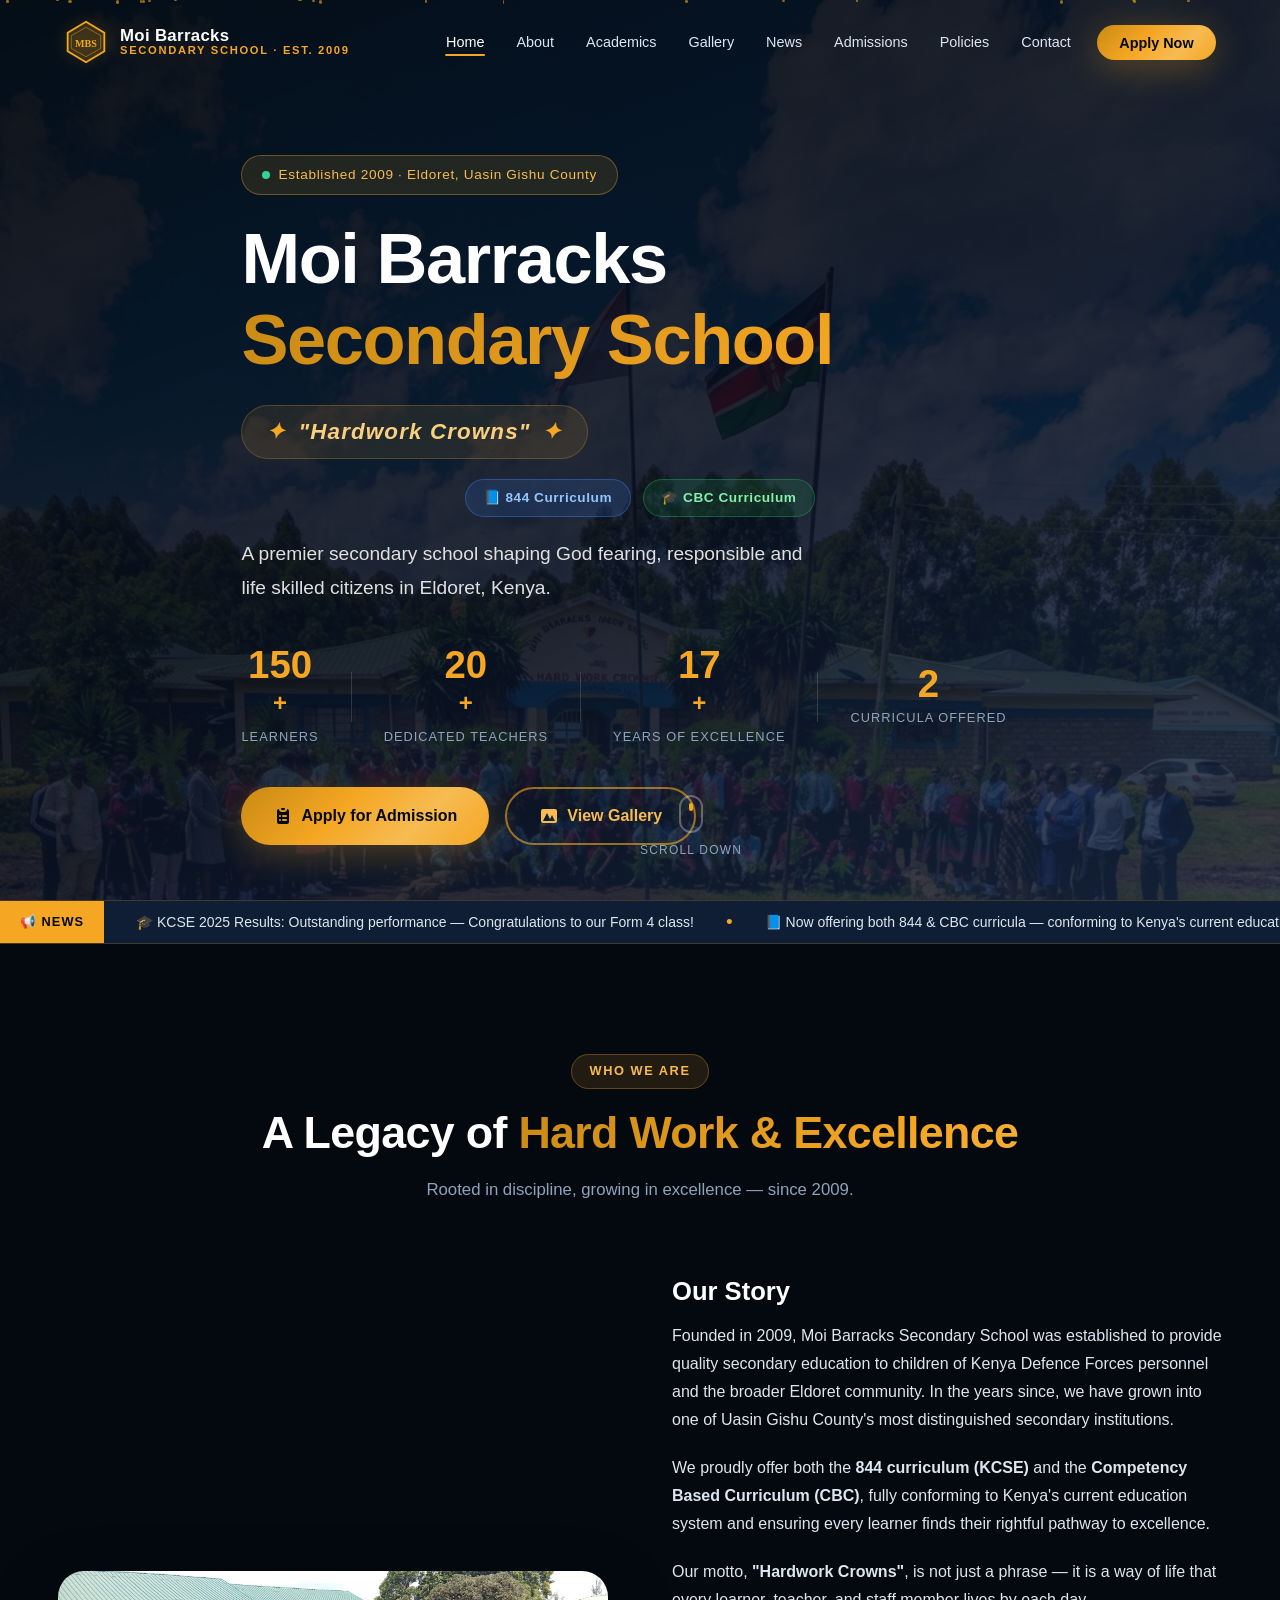
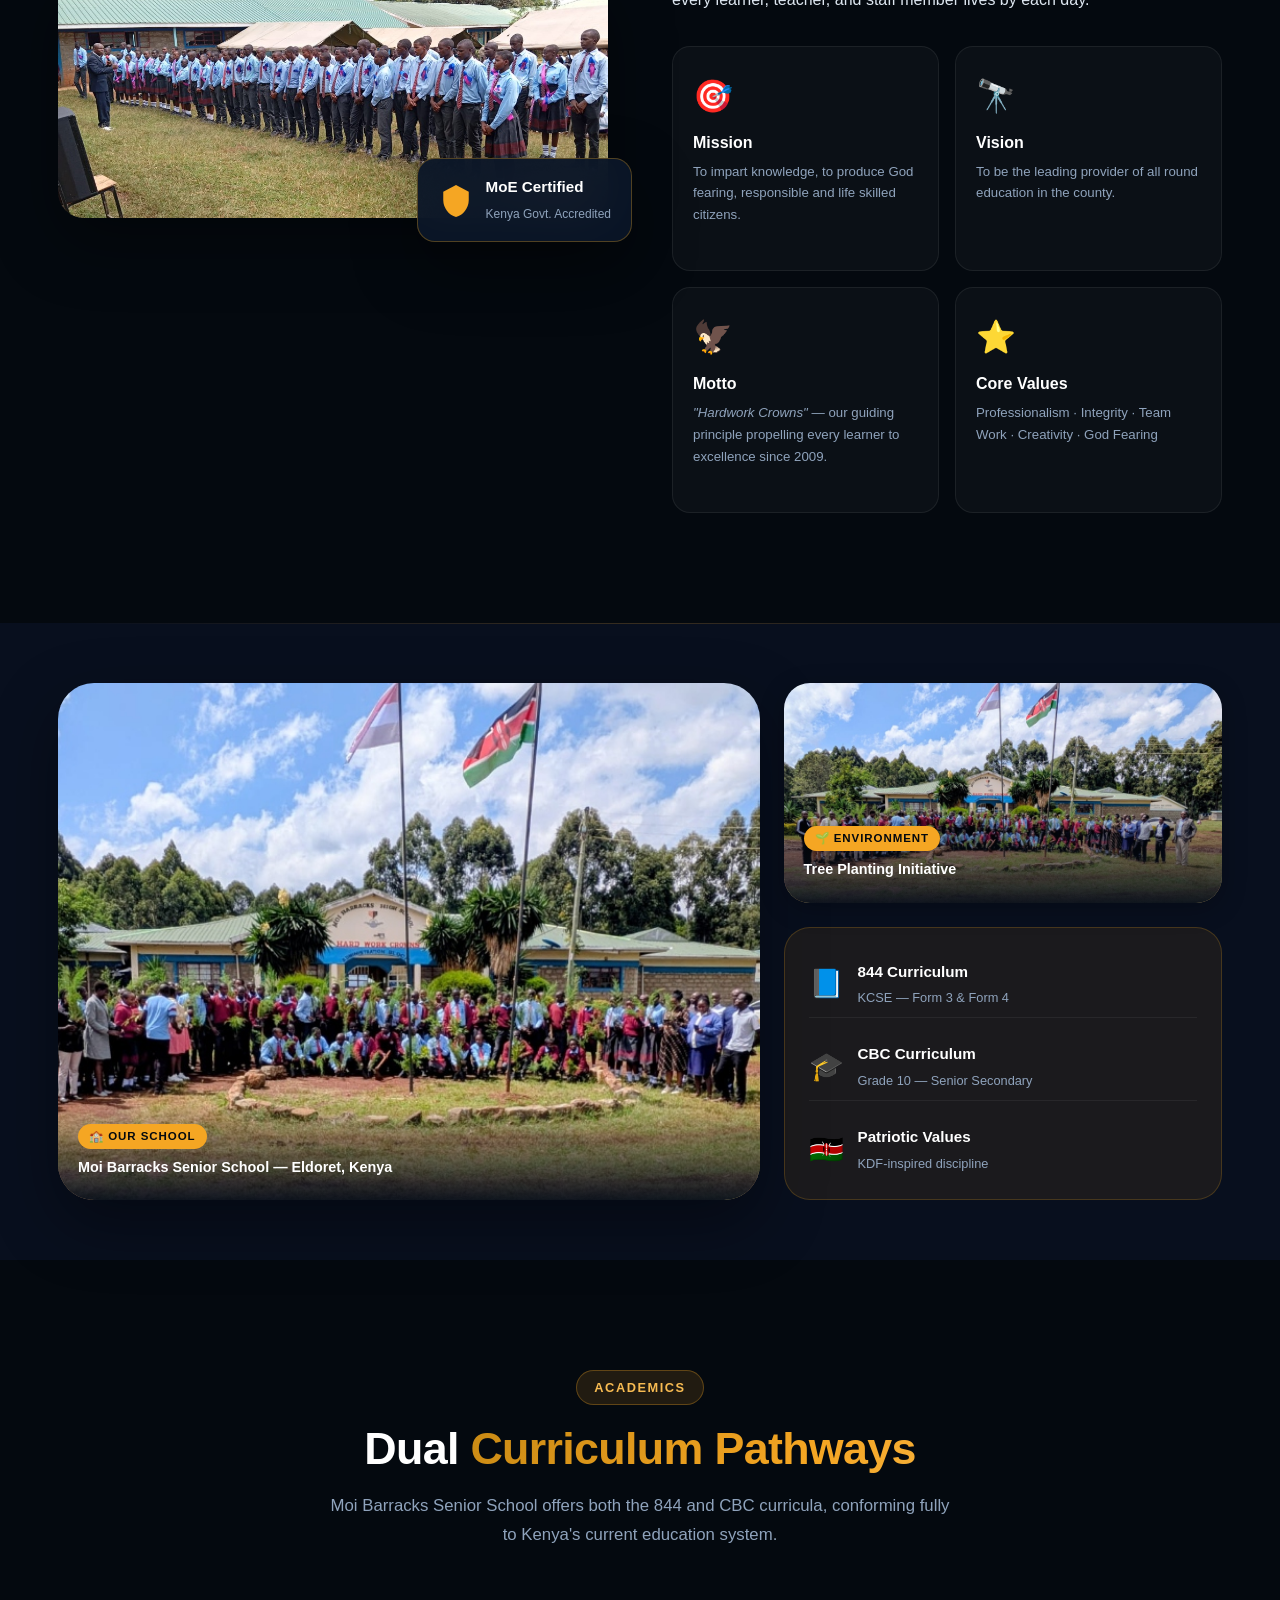
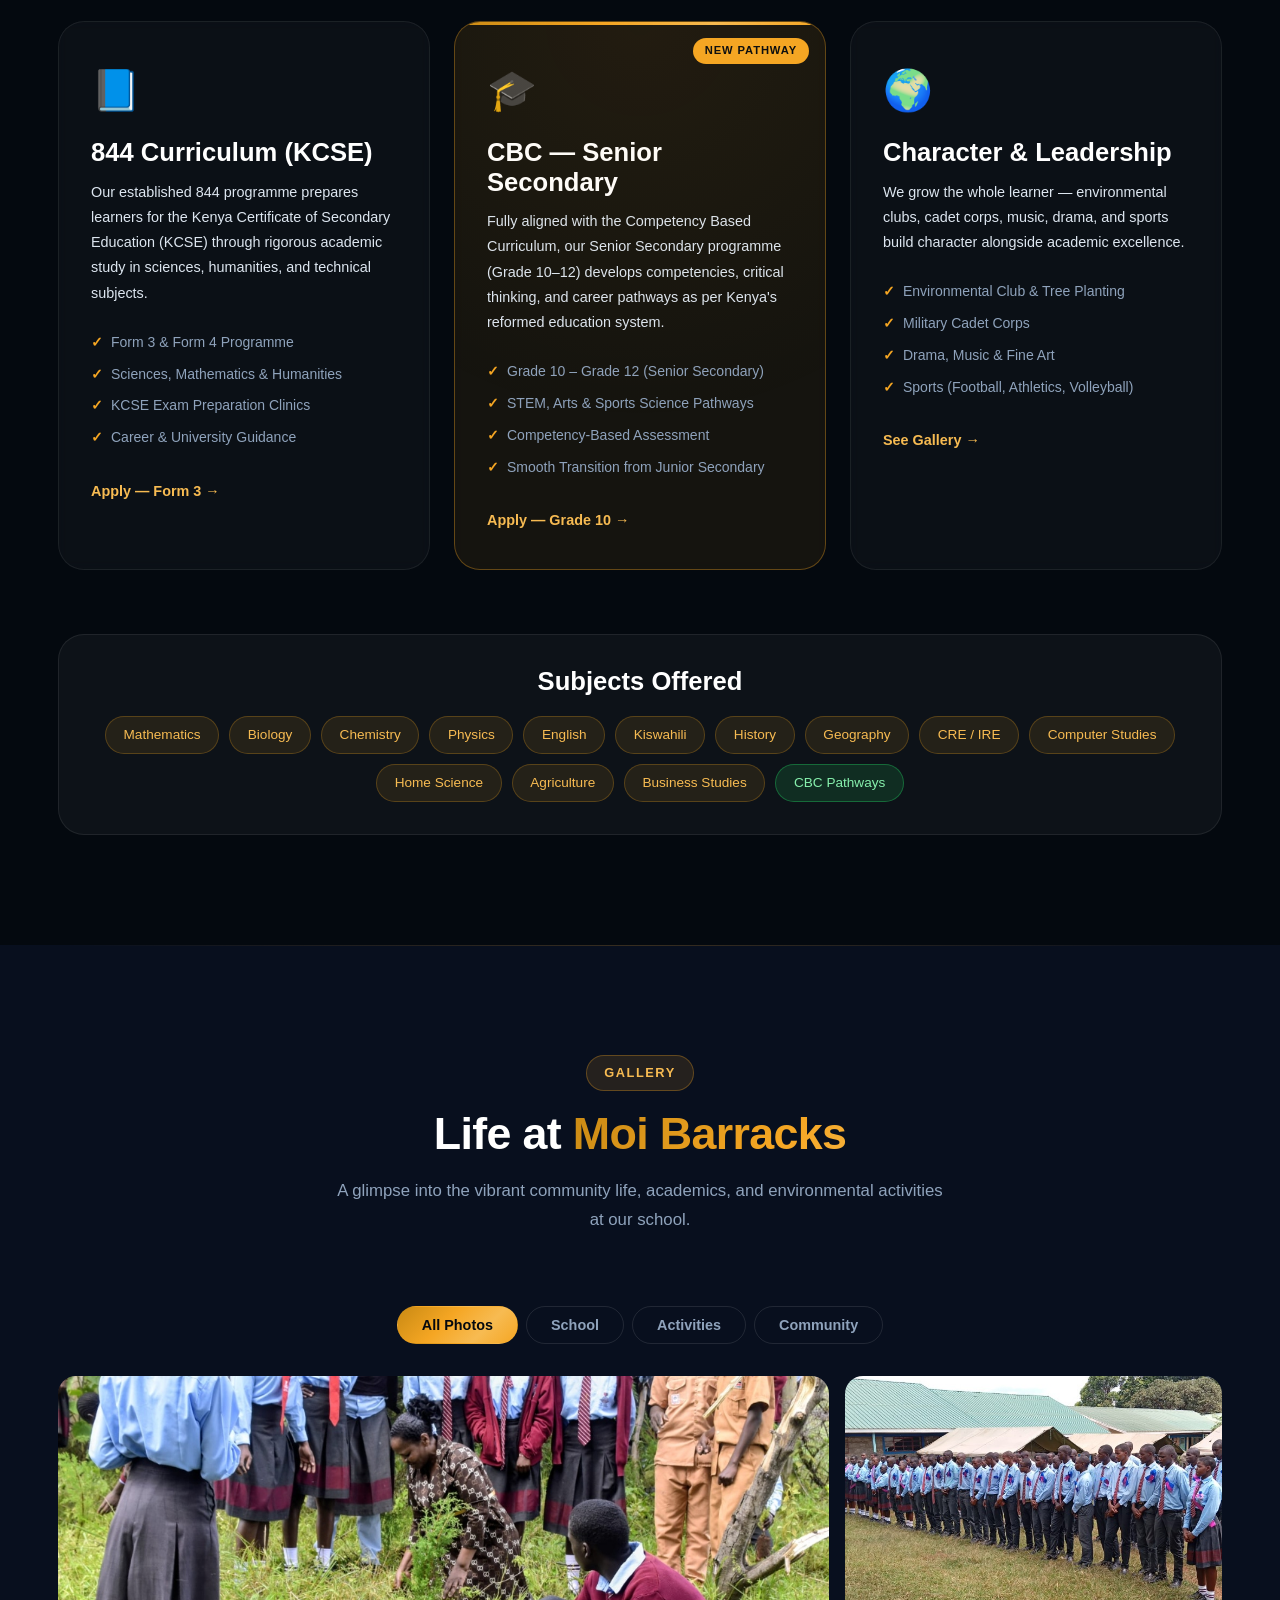
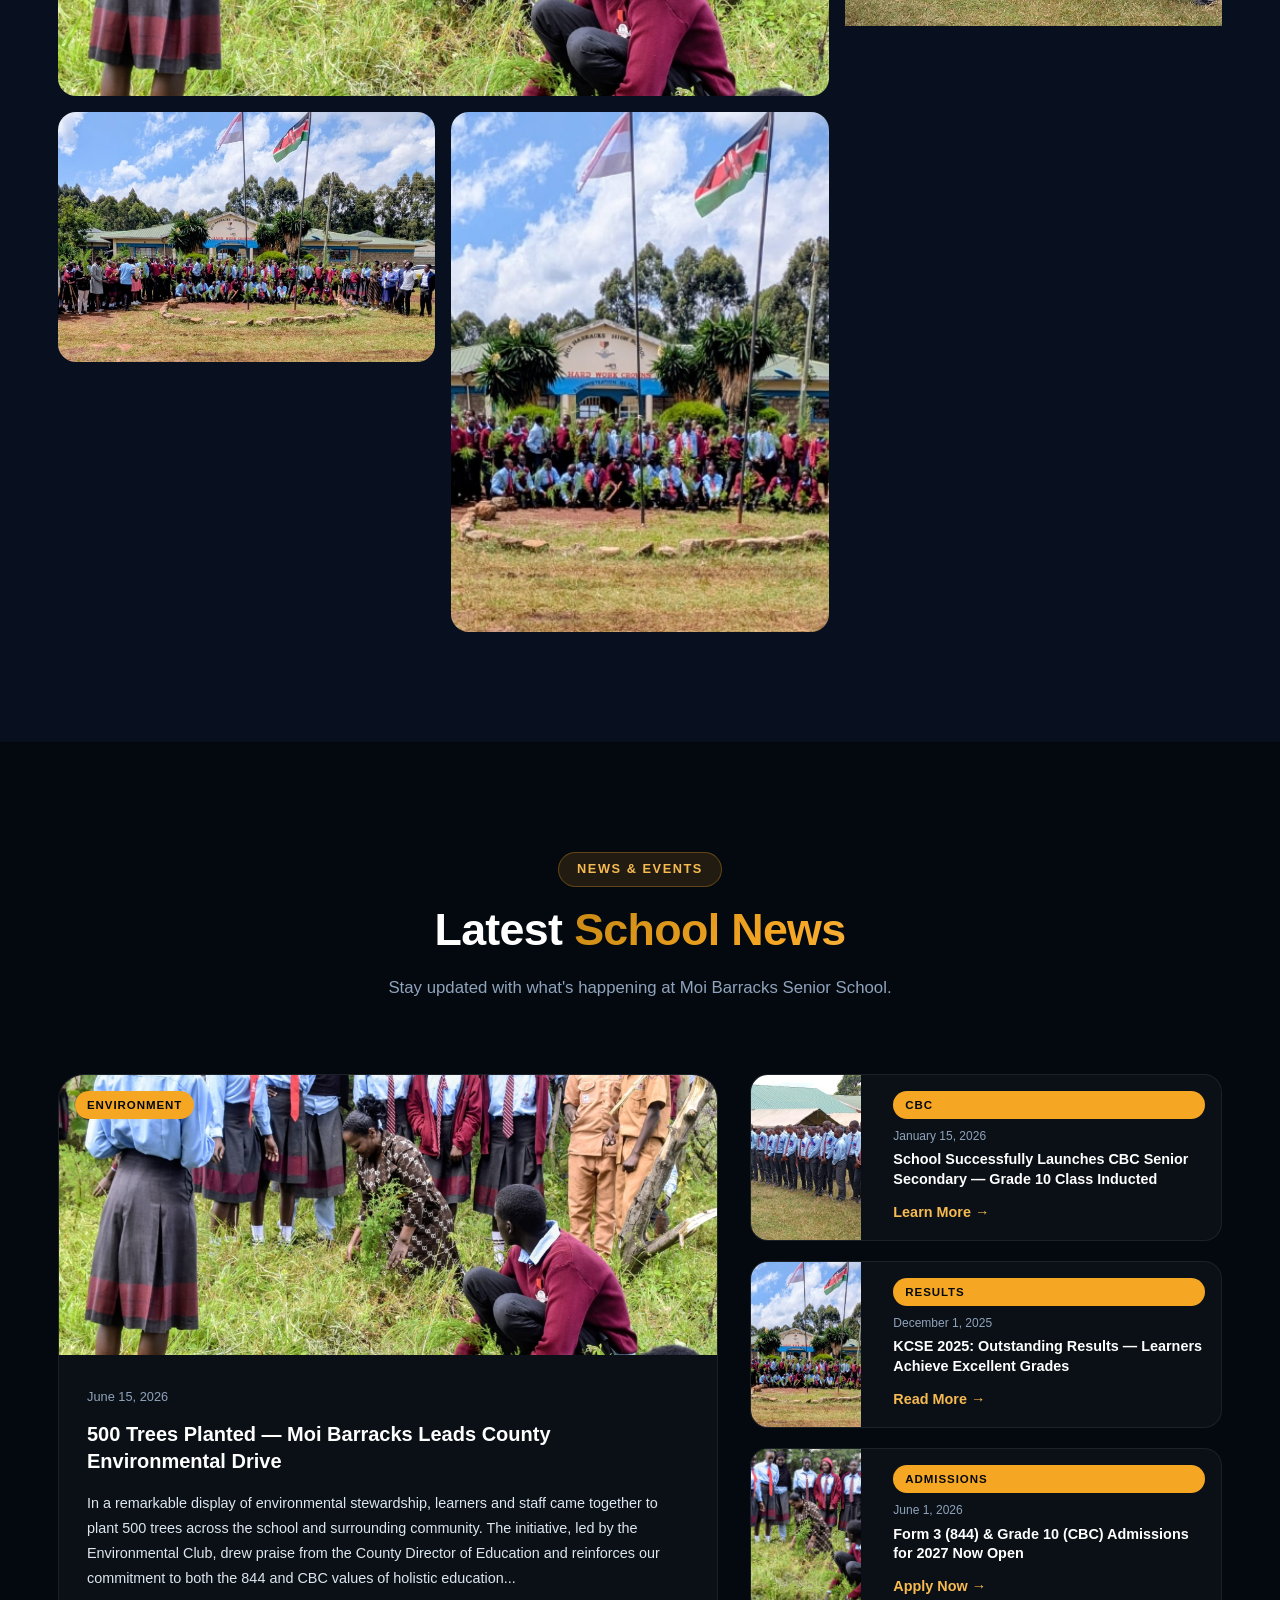
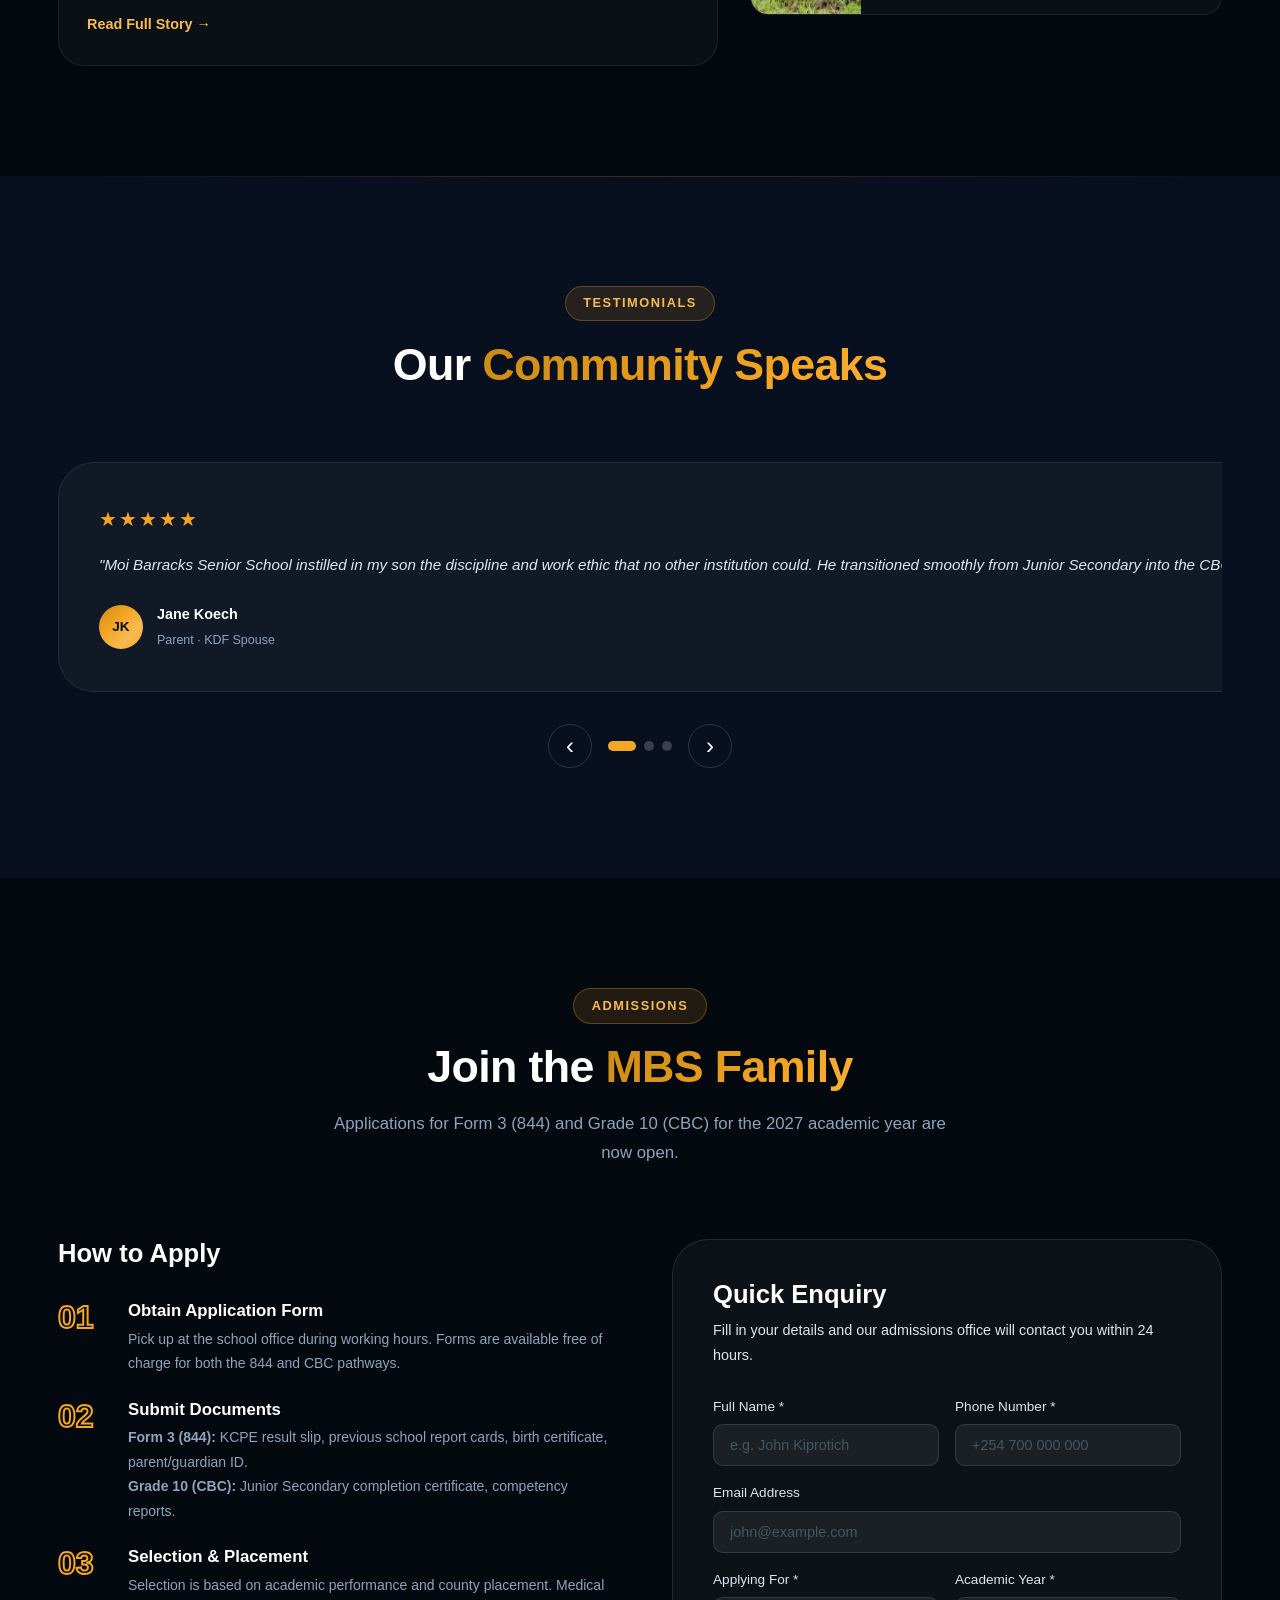
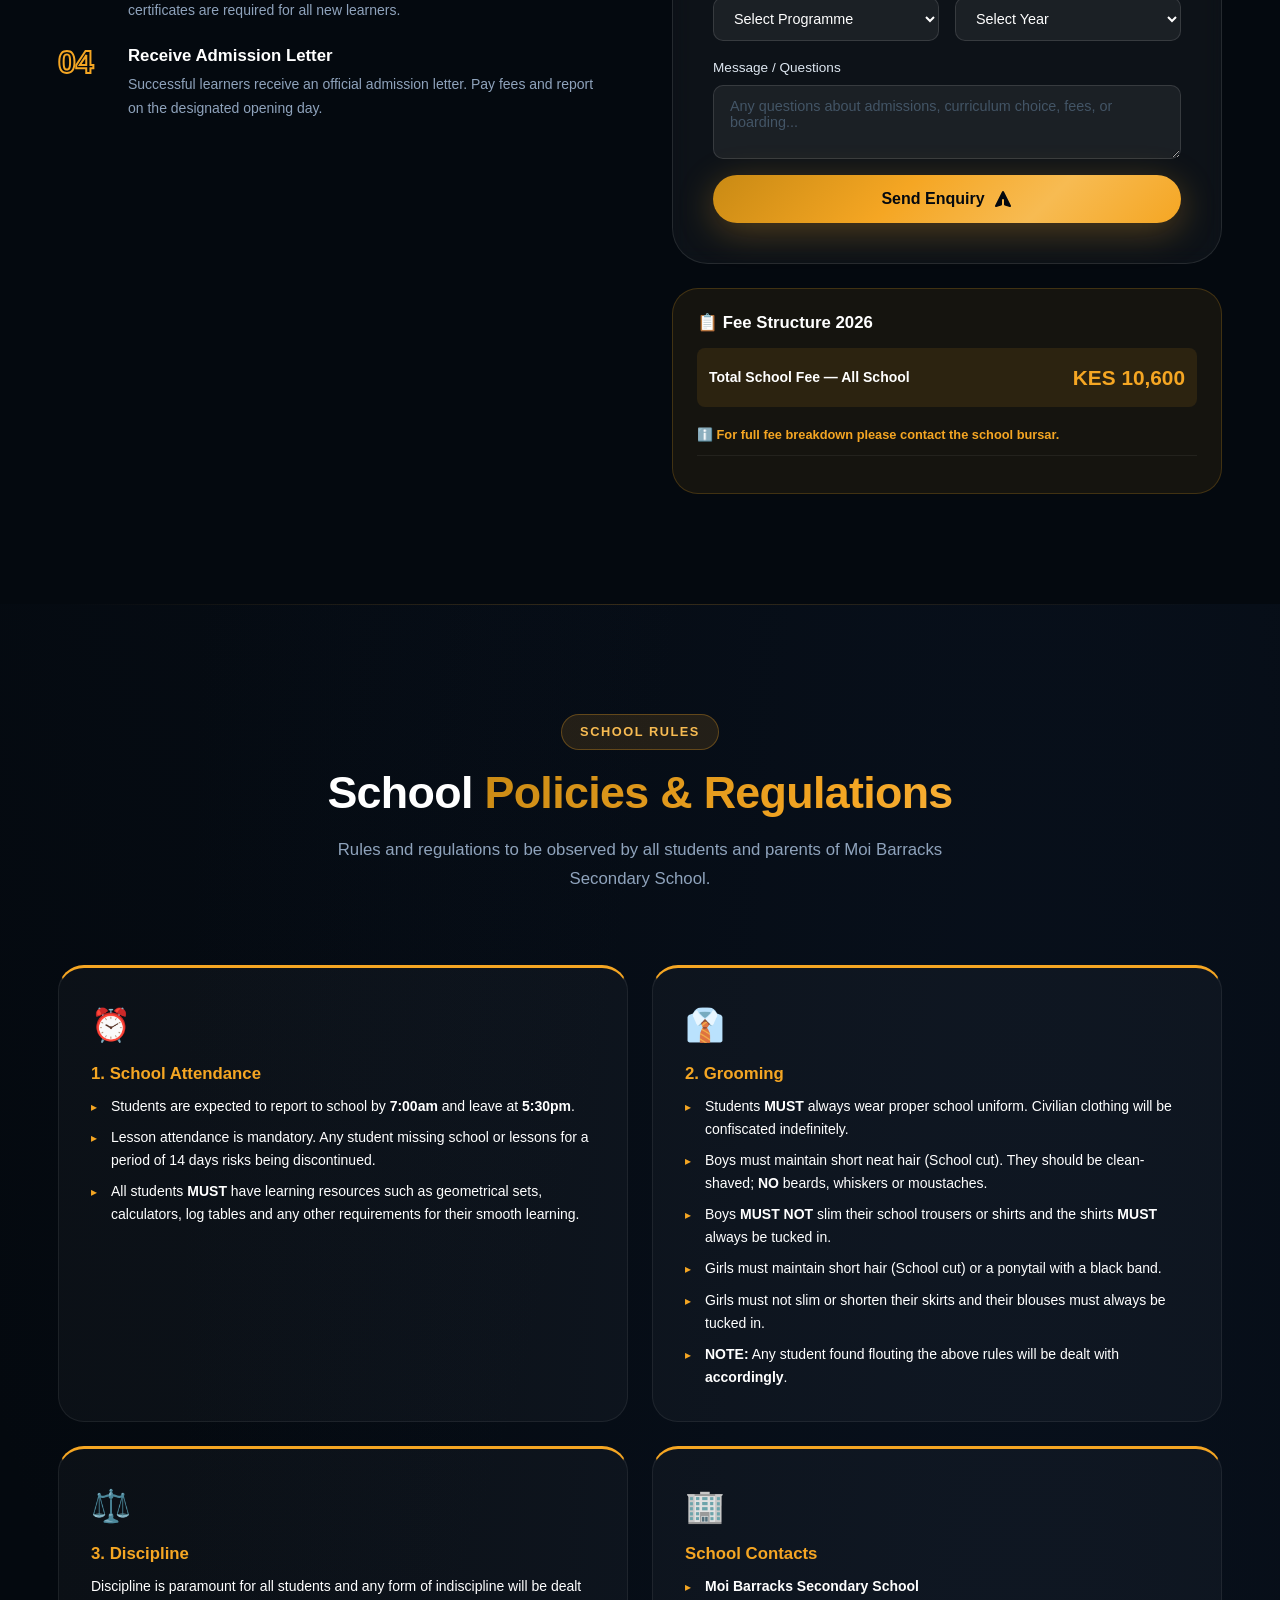
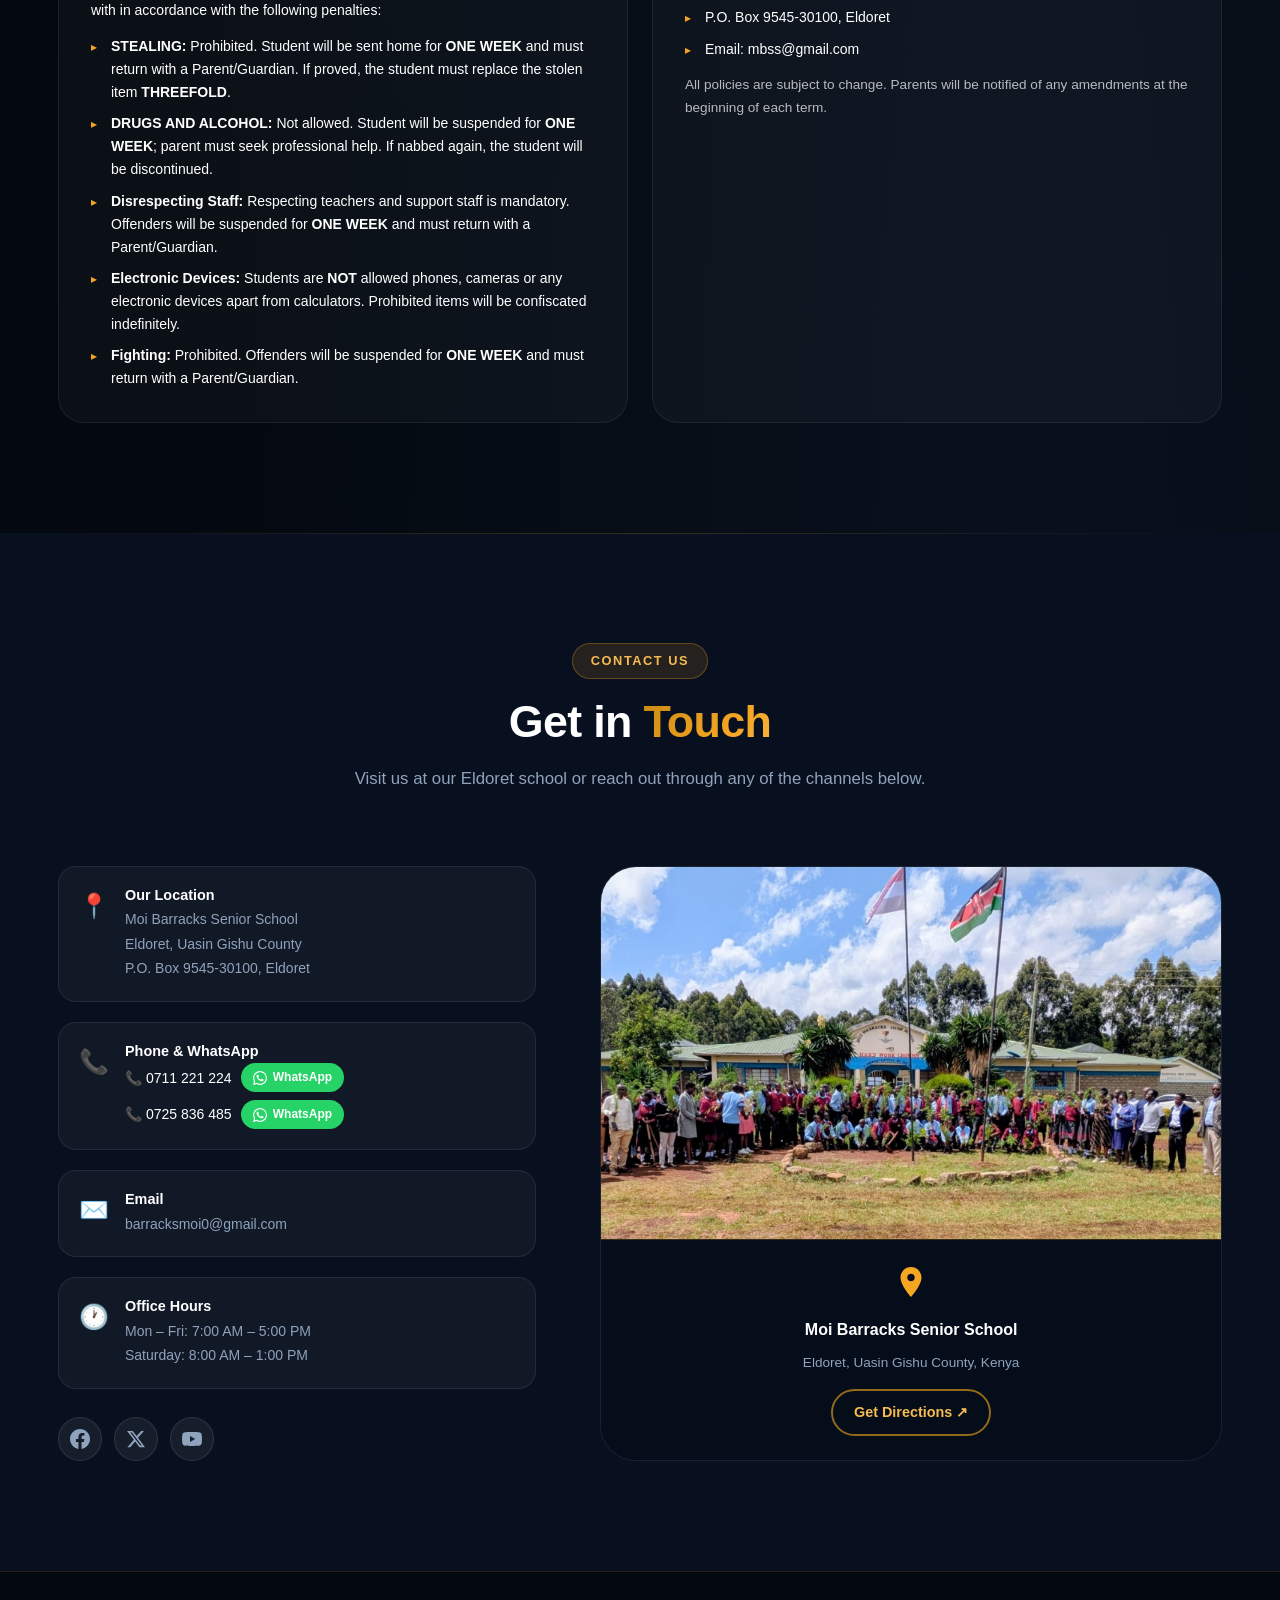
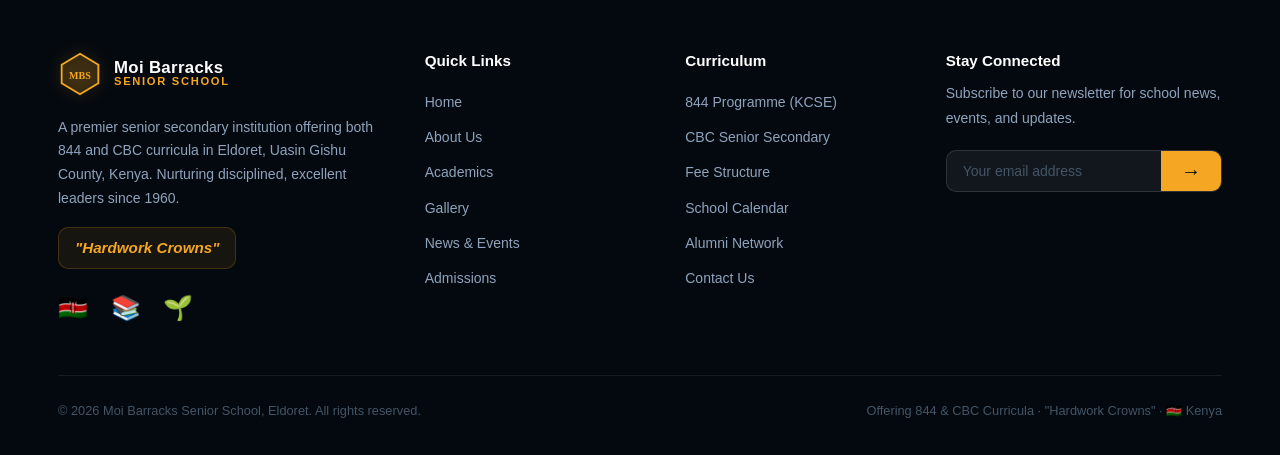
<file: index.html>
<!DOCTYPE html>
<html lang="en">
<head>
  <meta charset="UTF-8" />
  <meta name="viewport" content="width=device-width, initial-scale=1.0" />
  <!-- ===== Security Headers ===== -->
  <meta http-equiv="Content-Security-Policy" content="default-src 'self'; script-src 'self' 'unsafe-inline'; style-src 'self' 'unsafe-inline' https://fonts.googleapis.com; font-src https://fonts.gstatic.com; img-src 'self' data: https:; connect-src 'self' https://api.github.com; frame-ancestors 'none';" />
  <meta http-equiv="X-Content-Type-Options" content="nosniff" />
  <meta http-equiv="X-Frame-Options" content="DENY" />
  <meta name="referrer" content="strict-origin-when-cross-origin" />

  <!-- ===== SEO: Primary Meta ===== -->
  <title>Moi Barracks Secondary School | 844 &amp; CBC | Eldoret, Kenya — Hardwork Crowns</title>
  <meta name="description" content="Moi Barracks Secondary School in Eldoret, Kenya offers both the 844 and CBC curricula. A premier secondary institution nurturing disciplined, God fearing and life skilled citizens. Admissions open — Form 3 (844) &amp; Grade 10 (CBC)." />
  <meta name="keywords" content="Moi Barracks Secondary School, Moi Barracks School Eldoret, CBC school Kenya, 844 curriculum Kenya, secondary school Eldoret, Uasin Gishu school, KDF school Kenya, school admissions Eldoret 2027, best school Eldoret" />
  <meta name="robots" content="index, follow" />
  <meta name="author" content="Moi Barracks Secondary School" />
  <link rel="canonical" href="https://serem8770-ux.github.io/Moi_Barracks_web/" />

  <!-- ===== SEO: Open Graph (Facebook, WhatsApp previews) ===== -->
  <meta property="og:type" content="website" />
  <meta property="og:url" content="https://serem8770-ux.github.io/Moi_Barracks_web/" />
  <meta property="og:title" content="Moi Barracks Secondary School | 844 &amp; CBC | Eldoret, Kenya" />
  <meta property="og:description" content="Premier secondary school in Eldoret offering both 844 and CBC curricula. Hardwork Crowns — excellence through discipline since 2009." />
  <meta property="og:image" content="https://serem8770-ux.github.io/Moi_Barracks_web/images/campus_group.jpg" />
  <meta property="og:image:width" content="1200" />
  <meta property="og:image:height" content="630" />
  <meta property="og:locale" content="en_KE" />
  <meta property="og:site_name" content="Moi Barracks Secondary School" />

  <!-- ===== SEO: Twitter Card ===== -->
  <meta name="twitter:card" content="summary_large_image" />
  <meta name="twitter:title" content="Moi Barracks Secondary School | Eldoret, Kenya" />
  <meta name="twitter:description" content="Offering both 844 and CBC — a premier secondary school in Eldoret. Hardwork Crowns." />
  <meta name="twitter:image" content="https://serem8770-ux.github.io/Moi_Barracks_web/images/campus_group.jpg" />

  <!-- ===== SEO: Structured Data (JSON-LD) ===== -->
  <script type="application/ld+json">
  {
    "@context": "https://schema.org",
    "@type": "HighSchool",
    "name": "Moi Barracks Secondary School",
    "alternateName": "MBS Eldoret",
    "description": "Moi Barracks Secondary School is a premier secondary institution in Eldoret, Kenya offering both the 844 and CBC curricula. Motto: Hardwork Crowns.",
    "url": "https://serem8770-ux.github.io/Moi_Barracks_web/",
    "logo": "https://serem8770-ux.github.io/Moi_Barracks_web/images/campus_group.jpg",
    "image": "https://serem8770-ux.github.io/Moi_Barracks_web/images/campus_group.jpg",
    "telephone": ["+254711221224", "+254725836485"],
    "email": "barracksmoi0@gmail.com",
    "address": {
      "@type": "PostalAddress",
      "streetAddress": "Moi Barracks",
      "addressLocality": "Eldoret",
      "addressRegion": "Uasin Gishu County",
      "postalCode": "30100",
      "addressCountry": "KE"
    },
    "geo": {
      "@type": "GeoCoordinates",
      "latitude": "0.5200",
      "longitude": "35.2698"
    },
    "openingHoursSpecification": [
      { "@type": "OpeningHoursSpecification", "dayOfWeek": ["Monday","Tuesday","Wednesday","Thursday","Friday"], "opens": "07:00", "closes": "17:00" },
      { "@type": "OpeningHoursSpecification", "dayOfWeek": "Saturday", "opens": "08:00", "closes": "13:00" }
    ],
    "sameAs": ["https://github.com/serem8770-ux/Moi_Barracks_web"],
    "foundingDate": "2009",
    "numberOfStudents": 150,
    "curriculumOffered": ["844 Curriculum (KCSE)", "Competency Based Curriculum (CBC)"]
  }
  </script>

  <!-- ===== Fonts & Styles ===== -->
  <link rel="preconnect" href="https://fonts.googleapis.com" />
  <link rel="preconnect" href="https://fonts.gstatic.com" crossorigin />
  <link href="https://fonts.googleapis.com/css2?family=Outfit:wght@300;400;500;600;700;800;900&family=Inter:wght@300;400;500;600&display=swap" rel="stylesheet" />
  <link rel="stylesheet" href="css/style.css" />
</head>
<body>

  <!-- ===== NAVBAR ===== -->
  <nav class="navbar" id="navbar" role="navigation" aria-label="Main navigation">
    <div class="nav-container">
      <a href="#home" class="nav-logo" id="nav-logo-link">
        <div class="logo-emblem">
          <svg viewBox="0 0 48 48" fill="none" xmlns="http://www.w3.org/2000/svg" aria-hidden="true">
            <polygon points="24,2 44,14 44,34 24,46 4,34 4,14" fill="rgba(244,168,29,0.15)" stroke="#F4A81D" stroke-width="2"/>
            <polygon points="24,8 40,17 40,31 24,40 8,31 8,17" fill="none" stroke="#F4A81D" stroke-width="1" opacity="0.5"/>
            <text x="24" y="29" text-anchor="middle" fill="#F4A81D" font-size="11" font-weight="bold" font-family="Outfit">MBS</text>
          </svg>
        </div>
        <div class="logo-text">
          <span class="logo-name">Moi Barracks</span>
          <span class="logo-tagline">Secondary School · Est. 2009</span>
        </div>
      </a>
      <ul class="nav-menu" id="nav-menu" role="list">
        <li><a href="#home" class="nav-link active" id="nav-home">Home</a></li>
        <li><a href="#about" class="nav-link" id="nav-about">About</a></li>
        <li><a href="#academics" class="nav-link" id="nav-academics">Academics</a></li>
        <li><a href="#gallery" class="nav-link" id="nav-gallery">Gallery</a></li>
        <li><a href="#news" class="nav-link" id="nav-news">News</a></li>
        <li><a href="#admissions" class="nav-link" id="nav-admissions">Admissions</a></li>
        <li><a href="#policies" class="nav-link" id="nav-policies">Policies</a></li>
        <li><a href="#contact" class="nav-link" id="nav-contact">Contact</a></li>
        <li><a href="#admissions" class="nav-cta" id="nav-apply-btn">Apply Now</a></li>
      </ul>
      <button class="hamburger" id="hamburger" aria-label="Toggle mobile menu" aria-expanded="false" aria-controls="nav-menu">
        <span class="bar"></span>
        <span class="bar"></span>
        <span class="bar"></span>
      </button>
    </div>
  </nav>

  <!-- ===== HERO ===== -->
  <section class="hero" id="home" aria-label="Hero section">
    <div class="hero-bg" id="hero-bg"></div>
    <div class="hero-overlay"></div>
    <div class="hero-particles" id="hero-particles" aria-hidden="true"></div>
    <div class="hero-content" id="hero-content">
      <div class="hero-badge" id="hero-badge">
        <span class="badge-dot"></span>
        Established 2009 · Eldoret, Uasin Gishu County
      </div>
      <h1 class="hero-title" id="hero-title">
        <span class="title-line">Moi Barracks</span>
        <span class="title-line gradient-text">Secondary School</span>
      </h1>
      <div class="hero-motto" id="hero-motto">
        <span class="motto-wings">✦</span>
        <span class="motto-text">"Hardwork Crowns"</span>
        <span class="motto-wings">✦</span>
      </div>
      <div class="hero-curriculum-badges" id="hero-curriculum-badges" aria-label="Curriculum offered">
        <span class="curric-badge curric-844">📘 844 Curriculum</span>
        <span class="curric-badge curric-cbc">🎓 CBC Curriculum</span>
      </div>
      <p class="hero-subtitle" id="hero-subtitle">
        A premier secondary school shaping God fearing, responsible and<br>
        life skilled citizens in Eldoret, Kenya.
      </p>
      <div class="hero-stats" id="hero-stats">
        <div class="stat-item">
          <span class="stat-number" data-target="150">0</span><span class="stat-suffix">+</span>
          <span class="stat-label">Learners</span>
        </div>
        <div class="stat-divider"></div>
        <div class="stat-item">
          <span class="stat-number" data-target="20">0</span><span class="stat-suffix">+</span>
          <span class="stat-label">Dedicated Teachers</span>
        </div>
        <div class="stat-divider"></div>
        <div class="stat-item">
          <span class="stat-number" data-target="17">0</span><span class="stat-suffix">+</span>
          <span class="stat-label">Years of Excellence</span>
        </div>
        <div class="stat-divider"></div>
        <div class="stat-item">
          <span class="stat-number" data-target="2">0</span><span class="stat-suffix"></span>
          <span class="stat-label">Curricula Offered</span>
        </div>
      </div>
      <div class="hero-actions" id="hero-actions">
        <a href="#admissions" class="btn btn-primary" id="hero-apply-btn">
          <svg viewBox="0 0 20 20" fill="currentColor" aria-hidden="true"><path d="M9 2a1 1 0 000 2h2a1 1 0 100-2H9z"/><path fill-rule="evenodd" d="M4 5a2 2 0 012-2 3 3 0 003 3h2a3 3 0 003-3 2 2 0 012 2v11a2 2 0 01-2 2H6a2 2 0 01-2-2V5zm3 4a1 1 0 000 2h.01a1 1 0 100-2H7zm3 0a1 1 0 000 2h3a1 1 0 100-2h-3zm-3 4a1 1 0 100 2h.01a1 1 0 100-2H7zm3 0a1 1 0 100 2h3a1 1 0 100-2h-3z" clip-rule="evenodd"/></svg>
          Apply for Admission
        </a>
        <a href="#gallery" class="btn btn-outline" id="hero-gallery-btn">
          <svg viewBox="0 0 20 20" fill="currentColor" aria-hidden="true"><path fill-rule="evenodd" d="M4 3a2 2 0 00-2 2v10a2 2 0 002 2h12a2 2 0 002-2V5a2 2 0 00-2-2H4zm12 12H4l4-8 3 6 2-4 3 6z" clip-rule="evenodd"/></svg>
          View Gallery
        </a>
      </div>
    </div>
    <div class="hero-scroll" id="hero-scroll" aria-label="Scroll down">
      <div class="scroll-mouse"><div class="scroll-wheel"></div></div>
      <span>Scroll Down</span>
    </div>
  </section>

  <!-- ===== ANNOUNCEMENT TICKER ===== -->
  <div class="ticker-wrap" id="ticker-wrap" aria-label="School announcements">
    <div class="ticker-label">📢 News</div>
    <div class="ticker-content" id="ticker-content">
      <span class="ticker-item">🎓 KCSE 2025 Results: Outstanding performance — Congratulations to our Form 4 class!</span>
      <span class="ticker-sep">•</span>
      <span class="ticker-item">📘 Now offering both 844 &amp; CBC curricula — conforming to Kenya's current education system</span>
      <span class="ticker-sep">•</span>
      <span class="ticker-item">🌱 Environmental Club Tree Planting Drive — 500 trees planted on school grounds this term!</span>
      <span class="ticker-sep">•</span>
      <span class="ticker-item">🎓 Form 3 (844) &amp; Grade 10 (CBC) Admissions for 2027 are NOW OPEN — Apply at the school office</span>
      <span class="ticker-sep">•</span>
    </div>
  </div>

  <!-- ===== ABOUT ===== -->
  <section class="about section" id="about" aria-labelledby="about-heading">
    <div class="container">
      <div class="section-header reveal">
        <span class="section-tag">Who We Are</span>
        <h2 class="section-title" id="about-heading">A Legacy of <span class="gradient-text">Hard Work &amp; Excellence</span></h2>
        <p class="section-subtitle">Rooted in discipline, growing in excellence — since 2009.</p>
      </div>
      <div class="about-grid">
        <div class="about-image-block reveal">
          <div class="about-image-wrap">
            <img src="images/students_parade.jpg" alt="Moi Barracks Senior School learners in school uniform during parade" class="about-img" loading="lazy" />
            <div class="about-badge-card">
              <svg viewBox="0 0 24 24" fill="currentColor" aria-hidden="true"><path d="M12 2L3.5 6.5V12c0 5.25 3.67 10.15 8.5 11.35C16.83 22.15 20.5 17.25 20.5 12V6.5L12 2z"/></svg>
              <div>
                <strong>MoE Certified</strong>
                <span>Kenya Govt. Accredited</span>
              </div>
            </div>
          </div>
        </div>
        <div class="about-content reveal">
          <h3>Our Story</h3>
          <p>Founded in 2009, Moi Barracks Secondary School was established to provide quality secondary education to children of Kenya Defence Forces personnel and the broader Eldoret community. In the years since, we have grown into one of Uasin Gishu County's most distinguished secondary institutions.</p>
          <p>We proudly offer both the <strong>844 curriculum (KCSE)</strong> and the <strong>Competency Based Curriculum (CBC)</strong>, fully conforming to Kenya's current education system and ensuring every learner finds their rightful pathway to excellence.</p>
          <p>Our motto, <strong>"Hardwork Crowns"</strong>, is not just a phrase — it is a way of life that every learner, teacher, and staff member lives by each day.</p>
          <div class="pillars-grid">
            <div class="pillar-card" id="pillar-mission">
              <div class="pillar-icon">🎯</div>
              <h4>Mission</h4>
              <p>To impart knowledge, to produce God fearing, responsible and life skilled citizens.</p>
            </div>
            <div class="pillar-card" id="pillar-vision">
              <div class="pillar-icon">🔭</div>
              <h4>Vision</h4>
              <p>To be the leading provider of all round education in the county.</p>
            </div>
            <div class="pillar-card" id="pillar-motto">
              <div class="pillar-icon">🦅</div>
              <h4>Motto</h4>
              <p><em>"Hardwork Crowns"</em> &mdash; our guiding principle propelling every learner to excellence since 2009.</p>
            </div>
            <div class="pillar-card" id="pillar-values">
              <div class="pillar-icon">⭐</div>
              <h4>Core Values</h4>
              <p>Professionalism &middot; Integrity &middot; Team Work &middot; Creativity &middot; God Fearing</p>
            </div>
          </div>
        </div>
      </div>
    </div>
  </section>

  <!-- ===== PHOTO SHOWCASE ===== -->
  <section class="showcase section-dark" id="showcase" aria-label="School life showcase">
    <div class="container">
      <div class="showcase-grid">
        <div class="showcase-main reveal" id="showcase-main">
          <img src="images/campus_front.jpg" alt="Moi Barracks Senior School building with learners and Kenyan flag" loading="lazy" />
          <div class="showcase-caption">
            <span class="caption-tag">🏫 Our School</span>
            <p>Moi Barracks Senior School — Eldoret, Kenya</p>
          </div>
        </div>
        <div class="showcase-side">
          <div class="showcase-item reveal" id="showcase-tree">
            <img src="images/tree_planting.jpg" alt="Learners and teacher engaged in tree planting environmental activity" loading="lazy" />
            <div class="showcase-caption">
              <span class="caption-tag">🌱 Environment</span>
              <p>Tree Planting Initiative</p>
            </div>
          </div>
          <div class="showcase-stats-card reveal" id="showcase-stats">
            <div class="showcase-stat">
              <div class="ss-icon">📘</div>
              <div>
                <strong>844 Curriculum</strong>
                <span>KCSE — Form 3 &amp; Form 4</span>
              </div>
            </div>
            <div class="showcase-stat">
              <div class="ss-icon">🎓</div>
              <div>
                <strong>CBC Curriculum</strong>
                <span>Grade 10 — Senior Secondary</span>
              </div>
            </div>
            <div class="showcase-stat">
              <div class="ss-icon">🇰🇪</div>
              <div>
                <strong>Patriotic Values</strong>
                <span>KDF-inspired discipline</span>
              </div>
            </div>
          </div>
        </div>
      </div>
    </div>
  </section>

  <!-- ===== ACADEMICS ===== -->
  <section class="academics section" id="academics" aria-labelledby="academics-heading">
    <div class="container">
      <div class="section-header reveal">
        <span class="section-tag">Academics</span>
        <h2 class="section-title" id="academics-heading">Dual <span class="gradient-text">Curriculum Pathways</span></h2>
        <p class="section-subtitle">Moi Barracks Senior School offers both the 844 and CBC curricula, conforming fully to Kenya's current education system.</p>
      </div>
      <div class="academics-grid">
        <div class="academic-card reveal" id="acad-844">
          <div class="acad-icon">📘</div>
          <h3>844 Curriculum (KCSE)</h3>
          <p>Our established 844 programme prepares learners for the Kenya Certificate of Secondary Education (KCSE) through rigorous academic study in sciences, humanities, and technical subjects.</p>
          <ul>
            <li>Form 3 &amp; Form 4 Programme</li>
            <li>Sciences, Mathematics &amp; Humanities</li>
            <li>KCSE Exam Preparation Clinics</li>
            <li>Career &amp; University Guidance</li>
          </ul>
          <a href="#admissions" class="card-link" id="acad-844-link">Apply — Form 3 →</a>
        </div>
        <div class="academic-card featured reveal" id="acad-cbc">
          <div class="featured-badge">New Pathway</div>
          <div class="acad-icon">🎓</div>
          <h3>CBC — Senior Secondary</h3>
          <p>Fully aligned with the Competency Based Curriculum, our Senior Secondary programme (Grade 10–12) develops competencies, critical thinking, and career pathways as per Kenya's reformed education system.</p>
          <ul>
            <li>Grade 10 – Grade 12 (Senior Secondary)</li>
            <li>STEM, Arts &amp; Sports Science Pathways</li>
            <li>Competency-Based Assessment</li>
            <li>Smooth Transition from Junior Secondary</li>
          </ul>
          <a href="#admissions" class="card-link" id="acad-cbc-link">Apply — Grade 10 →</a>
        </div>
        <div class="academic-card reveal" id="acad-cocurricular">
          <div class="acad-icon">🌍</div>
          <h3>Character &amp; Leadership</h3>
          <p>We grow the whole learner — environmental clubs, cadet corps, music, drama, and sports build character alongside academic excellence.</p>
          <ul>
            <li>Environmental Club &amp; Tree Planting</li>
            <li>Military Cadet Corps</li>
            <li>Drama, Music &amp; Fine Art</li>
            <li>Sports (Football, Athletics, Volleyball)</li>
          </ul>
          <a href="#gallery" class="card-link" id="acad-coc-link">See Gallery →</a>
        </div>
      </div>
      <div class="departments-strip reveal">
        <h3>Subjects Offered</h3>
        <div class="dept-tags">
          <span class="dept-tag">Mathematics</span>
          <span class="dept-tag">Biology</span>
          <span class="dept-tag">Chemistry</span>
          <span class="dept-tag">Physics</span>
          <span class="dept-tag">English</span>
          <span class="dept-tag">Kiswahili</span>
          <span class="dept-tag">History</span>
          <span class="dept-tag">Geography</span>
          <span class="dept-tag">CRE / IRE</span>
          <span class="dept-tag">Computer Studies</span>
          <span class="dept-tag">Home Science</span>
          <span class="dept-tag">Agriculture</span>
          <span class="dept-tag">Business Studies</span>
          <span class="dept-tag dept-tag-cbc">CBC Pathways</span>
        </div>
      </div>
    </div>
  </section>

  <!-- ===== GALLERY ===== -->
  <section class="gallery section section-dark" id="gallery" aria-labelledby="gallery-heading">
    <div class="container">
      <div class="section-header reveal">
        <span class="section-tag">Gallery</span>
        <h2 class="section-title" id="gallery-heading">Life at <span class="gradient-text">Moi Barracks</span></h2>
        <p class="section-subtitle">A glimpse into the vibrant community life, academics, and environmental activities at our school.</p>
      </div>
      <div class="gallery-tabs" id="gallery-tabs" role="tablist">
        <button class="tab-btn active" id="tab-all" role="tab" aria-selected="true" data-filter="all">All Photos</button>
        <button class="tab-btn" id="tab-school" role="tab" aria-selected="false" data-filter="school">School</button>
        <button class="tab-btn" id="tab-activities" role="tab" aria-selected="false" data-filter="activities">Activities</button>
        <button class="tab-btn" id="tab-community" role="tab" aria-selected="false" data-filter="community">Community</button>
      </div>
      <div class="gallery-grid" id="gallery-grid">
        <div class="gallery-item gallery-item-wide" data-category="school" id="gi-assembly">
          <img src="images/campus_group.jpg" alt="Moi Barracks Senior School full assembly with Kenyan flag" loading="lazy" />
          <div class="gallery-overlay"><span>Full School Assembly — Hardwork Crowns</span></div>
        </div>
        <div class="gallery-item" data-category="community" id="gi-parade">
          <img src="images/students_parade.jpg" alt="Moi Barracks Senior School learners in parade formation" loading="lazy" />
          <div class="gallery-overlay"><span>Learner Parade &amp; Discipline 🎖️</span></div>
        </div>
        <div class="gallery-item" data-category="school" id="gi-school-front">
          <img src="images/campus_front.jpg" alt="Moi Barracks Senior School building front view" loading="lazy" />
          <div class="gallery-overlay"><span>Our School Building</span></div>
        </div>
        <div class="gallery-item gallery-item-tall" data-category="activities" id="gi-tree">
          <img src="images/tree_planting.jpg" alt="Learners and teacher planting trees — environmental program" loading="lazy" />
          <div class="gallery-overlay"><span>Tree Planting Initiative 🌱</span></div>
        </div>
      </div>
    </div>
  </section>

  <!-- ===== NEWS ===== -->
  <section class="news section" id="news" aria-labelledby="news-heading">
    <div class="container">
      <div class="section-header reveal">
        <span class="section-tag">News &amp; Events</span>
        <h2 class="section-title" id="news-heading">Latest <span class="gradient-text">School News</span></h2>
        <p class="section-subtitle">Stay updated with what's happening at Moi Barracks Senior School.</p>
      </div>
      <div class="news-grid">
        <article class="news-card featured-news reveal" id="news-main">
          <div class="news-img-wrap">
            <img src="images/campus_group.jpg" alt="Moi Barracks Senior School assembly for environmental drive" loading="lazy" />
            <span class="news-category">Environment</span>
          </div>
          <div class="news-body">
            <time class="news-date" datetime="2026-06-15">June 15, 2026</time>
            <h3>500 Trees Planted — Moi Barracks Leads County Environmental Drive</h3>
            <p>In a remarkable display of environmental stewardship, learners and staff came together to plant 500 trees across the school and surrounding community. The initiative, led by the Environmental Club, drew praise from the County Director of Education and reinforces our commitment to both the 844 and CBC values of holistic education...</p>
            <a href="#" class="news-read-more" id="news-env-link">Read Full Story →</a>
          </div>
        </article>
        <div class="news-sidebar">
          <article class="news-card-sm reveal" id="news-cbc">
            <img src="images/students_parade.jpg" alt="CBC Grade 10 learners" loading="lazy" />
            <div class="news-sm-body">
              <span class="news-category">CBC</span>
              <time datetime="2026-01-15">January 15, 2026</time>
              <h4>School Successfully Launches CBC Senior Secondary — Grade 10 Class Inducted</h4>
              <a href="#admissions" class="news-read-more" id="news-cbc-link">Learn More →</a>
            </div>
          </article>
          <article class="news-card-sm reveal" id="news-kcse">
            <img src="images/campus_front.jpg" alt="KCSE results 2025" loading="lazy" />
            <div class="news-sm-body">
              <span class="news-category">Results</span>
              <time datetime="2025-12-01">December 1, 2025</time>
              <h4>KCSE 2025: Outstanding Results — Learners Achieve Excellent Grades</h4>
              <a href="#" class="news-read-more" id="news-kcse-link">Read More →</a>
            </div>
          </article>
          <article class="news-card-sm reveal" id="news-admissions-notice">
            <img src="images/campus_group.jpg" alt="School admissions notice 2027" loading="lazy" />
            <div class="news-sm-body">
              <span class="news-category">Admissions</span>
              <time datetime="2026-06-01">June 1, 2026</time>
              <h4>Form 3 (844) &amp; Grade 10 (CBC) Admissions for 2027 Now Open</h4>
              <a href="#admissions" class="news-read-more" id="news-adm-link">Apply Now →</a>
            </div>
          </article>
        </div>
      </div>
    </div>
  </section>

  <!-- ===== TESTIMONIALS ===== -->
  <section class="testimonials section section-dark" id="testimonials" aria-labelledby="testimonials-heading">
    <div class="container">
      <div class="section-header reveal">
        <span class="section-tag">Testimonials</span>
        <h2 class="section-title" id="testimonials-heading">Our <span class="gradient-text">Community Speaks</span></h2>
      </div>
      <div class="testimonials-slider" id="testimonials-slider">
        <div class="testi-track" id="testi-track">
          <div class="testi-card" id="testi-1">
            <div class="testi-stars" aria-label="5 star rating">★★★★★</div>
            <p>"Moi Barracks Senior School instilled in my son the discipline and work ethic that no other institution could. He transitioned smoothly from Junior Secondary into the CBC pathway and is thriving. The motto 'Hardwork Crowns' is truly lived here!"</p>
            <div class="testi-author">
              <div class="testi-avatar" aria-hidden="true">JK</div>
              <div><strong>Jane Koech</strong><span>Parent · KDF Spouse</span></div>
            </div>
          </div>
          <div class="testi-card" id="testi-2">
            <div class="testi-stars" aria-label="5 star rating">★★★★★</div>
            <p>"The environmental programs here are outstanding. My four years at MBS taught me to love and protect nature. The tree planting activities shaped my passion for Environmental Science at university."</p>
            <div class="testi-author">
              <div class="testi-avatar" aria-hidden="true">FM</div>
              <div><strong>Faith Mutai</strong><span>Alumni · Class of 2023</span></div>
            </div>
          </div>
          <div class="testi-card" id="testi-3">
            <div class="testi-stars" aria-label="5 star rating">★★★★★</div>
            <p>"As a retired Kenya Army officer, I enrolled my daughter here for the discipline and values. She excelled in KCSE and is now a medical student. The school's dual-curriculum approach is forward-thinking — MBS delivers!"</p>
            <div class="testi-author">
              <div class="testi-avatar" aria-hidden="true">CO</div>
              <div><strong>Col. Ochieng (Rtd)</strong><span>Parent &amp; KDF Veteran</span></div>
            </div>
          </div>
        </div>
        <div class="testi-controls" id="testi-controls" aria-label="Testimonial navigation">
          <button class="testi-btn" id="testi-prev" aria-label="Previous testimonial">‹</button>
          <div class="testi-dots" id="testi-dots">
            <button class="testi-dot active" id="dot-0" aria-label="Testimonial 1" data-index="0"></button>
            <button class="testi-dot" id="dot-1" aria-label="Testimonial 2" data-index="1"></button>
            <button class="testi-dot" id="dot-2" aria-label="Testimonial 3" data-index="2"></button>
          </div>
          <button class="testi-btn" id="testi-next" aria-label="Next testimonial">›</button>
        </div>
      </div>
    </div>
  </section>

  <!-- ===== ADMISSIONS ===== -->
  <section class="admissions section" id="admissions" aria-labelledby="admissions-heading">
    <div class="container">
      <div class="section-header reveal">
        <span class="section-tag">Admissions</span>
        <h2 class="section-title" id="admissions-heading">Join the <span class="gradient-text">MBS Family</span></h2>
        <p class="section-subtitle">Applications for Form 3 (844) and Grade 10 (CBC) for the 2027 academic year are now open.</p>
      </div>
      <div class="admissions-layout">
        <div class="steps-col reveal">
          <h3>How to Apply</h3>
          <div class="steps-list">
            <div class="step" id="step-1">
              <div class="step-number">01</div>
              <div class="step-body">
                <h4>Obtain Application Form</h4>
                <p>Pick up at the school office during working hours. Forms are available free of charge for both the 844 and CBC pathways.</p>
              </div>
            </div>
            <div class="step" id="step-2">
              <div class="step-number">02</div>
              <div class="step-body">
                <h4>Submit Documents</h4>
                <p><strong>Form 3 (844):</strong> KCPE result slip, previous school report cards, birth certificate, parent/guardian ID.<br><strong>Grade 10 (CBC):</strong> Junior Secondary completion certificate, competency reports.</p>
              </div>
            </div>
            <div class="step" id="step-3">
              <div class="step-number">03</div>
              <div class="step-body">
                <h4>Selection &amp; Placement</h4>
                <p>Selection is based on academic performance and county placement. Medical certificates are required for all new learners.</p>
              </div>
            </div>
            <div class="step" id="step-4">
              <div class="step-number">04</div>
              <div class="step-body">
                <h4>Receive Admission Letter</h4>
                <p>Successful learners receive an official admission letter. Pay fees and report on the designated opening day.</p>
              </div>
            </div>
          </div>
        </div>
        <div class="form-col reveal">
          <div class="enquiry-form-card">
            <h3>Quick Enquiry</h3>
            <p>Fill in your details and our admissions office will contact you within 24 hours.</p>
            <form class="enquiry-form" id="enquiry-form" novalidate>
              <div class="form-row">
                <div class="form-group" id="fg-name">
                  <label for="fname">Full Name *</label>
                  <input type="text" id="fname" name="fname" placeholder="e.g. John Kiprotich" required />
                </div>
                <div class="form-group" id="fg-phone">
                  <label for="fphone">Phone Number *</label>
                  <input type="tel" id="fphone" name="fphone" placeholder="+254 700 000 000" required />
                </div>
              </div>
              <div class="form-group" id="fg-email">
                <label for="femail">Email Address</label>
                <input type="email" id="femail" name="femail" placeholder="john@example.com" />
              </div>
              <div class="form-row">
                <div class="form-group" id="fg-level">
                  <label for="flevel">Applying For *</label>
                  <select id="flevel" name="flevel" required>
                    <option value="">Select Programme</option>
                    <option value="form3-844">Form 3 — 844 Curriculum</option>
                    <option value="form4-844">Form 4 — 844 Curriculum</option>
                    <option value="grade10-cbc">Grade 10 — CBC Senior Secondary</option>
                    <option value="transfer-844">Transfer (844)</option>
                    <option value="transfer-cbc">Transfer (CBC)</option>
                  </select>
                </div>
                <div class="form-group" id="fg-year">
                  <label for="fyear">Academic Year *</label>
                  <select id="fyear" name="fyear" required>
                    <option value="">Select Year</option>
                    <option value="2026">2026</option>
                    <option value="2027">2027</option>
                  </select>
                </div>
              </div>
              <div class="form-group" id="fg-message">
                <label for="fmessage">Message / Questions</label>
                <textarea id="fmessage" name="fmessage" rows="3" placeholder="Any questions about admissions, curriculum choice, fees, or boarding..."></textarea>
              </div>
              <button type="submit" class="btn btn-primary btn-full" id="form-submit-btn">
                Send Enquiry
                <svg viewBox="0 0 20 20" fill="currentColor" aria-hidden="true"><path d="M10.894 2.553a1 1 0 00-1.788 0l-7 14a1 1 0 001.169 1.409l5-1.429A1 1 0 009 15.571V11a1 1 0 112 0v4.571a1 1 0 00.725.962l5 1.428a1 1 0 001.17-1.408l-7-14z"/></svg>
              </button>
              <div class="form-success" id="form-success" role="alert" aria-live="polite">
                ✅ Thank you! Our admissions office will contact you within 24 hours.
              </div>
            </form>
          </div>
          <div class="fee-summary reveal" id="fee-summary">
            <h4>📋 Fee Structure 2026</h4>
            <div class="fee-table">
              <div class="fee-row fee-total-row"><span>Total School Fee — All School</span><span id="fee-display-total">KES 10,600</span></div>
              <div class="fee-row" id="fee-display-term-row" style="display:none;"><span id="fee-display-term-label">Per Term</span><span id="fee-display-term-val"></span></div>
              <div class="fee-row fee-note" id="fee-display-due" style="display:none;"><span id="fee-display-due-text"></span></div>
              <div class="fee-row fee-note" id="fee-display-includes-row" style="display:none;"><span id="fee-display-includes-text"></span></div>
              <div class="fee-row fee-note" id="fee-display-notes-row" style="display:none;"><span id="fee-display-notes-text"></span></div>
              <div class="fee-row fee-note"><span>ℹ️ For full fee breakdown please contact the school bursar.</span></div>
            </div>
            <div id="fee-admissions-badge" style="margin-top:0.85rem;"></div>
          </div>
        </div>
      </div>
    </div>
  </section>

  <!-- ===== SCHOOL POLICIES ===== -->
  <section class="policies section section-dark" id="policies" aria-labelledby="policies-heading">
    <div class="container">
      <div class="section-header reveal">
        <span class="section-tag">School Rules</span>
        <h2 class="section-title" id="policies-heading">School <span class="gradient-text">Policies &amp; Regulations</span></h2>
        <p class="section-subtitle">Rules and regulations to be observed by all students and parents of Moi Barracks Secondary School.</p>
      </div>
      <div class="policies-grid">
        <div class="policy-card reveal" id="policy-attendance">
          <div class="policy-icon">⏰</div>
          <h3>1. School Attendance</h3>
          <ul>
            <li>Students are expected to report to school by <strong>7:00am</strong> and leave at <strong>5:30pm</strong>.</li>
            <li>Lesson attendance is mandatory. Any student missing school or lessons for a period of 14 days risks being discontinued.</li>
            <li>All students <strong>MUST</strong> have learning resources such as geometrical sets, calculators, log tables and any other requirements for their smooth learning.</li>
          </ul>
        </div>
        <div class="policy-card reveal" id="policy-grooming">
          <div class="policy-icon">👔</div>
          <h3>2. Grooming</h3>
          <ul>
            <li>Students <strong>MUST</strong> always wear proper school uniform. Civilian clothing will be confiscated indefinitely.</li>
            <li>Boys must maintain short neat hair (School cut). They should be clean-shaved; <strong>NO</strong> beards, whiskers or moustaches.</li>
            <li>Boys <strong>MUST NOT</strong> slim their school trousers or shirts and the shirts <strong>MUST</strong> always be tucked in.</li>
            <li>Girls must maintain short hair (School cut) or a ponytail with a black band.</li>
            <li>Girls must not slim or shorten their skirts and their blouses must always be tucked in.</li>
            <li><strong>NOTE:</strong> Any student found flouting the above rules will be dealt with <strong>accordingly</strong>.</li>
          </ul>
        </div>
        <div class="policy-card reveal" id="policy-discipline">
          <div class="policy-icon">⚖️</div>
          <h3>3. Discipline</h3>
          <p>Discipline is paramount for all students and any form of indiscipline will be dealt with in accordance with the following penalties:</p>
          <ul>
            <li><strong>STEALING:</strong> Prohibited. Student will be sent home for <strong>ONE WEEK</strong> and must return with a Parent/Guardian. If proved, the student must replace the stolen item <strong>THREEFOLD</strong>.</li>
            <li><strong>DRUGS AND ALCOHOL:</strong> Not allowed. Student will be suspended for <strong>ONE WEEK</strong>; parent must seek professional help. If nabbed again, the student will be discontinued.</li>
            <li><strong>Disrespecting Staff:</strong> Respecting teachers and support staff is mandatory. Offenders will be suspended for <strong>ONE WEEK</strong> and must return with a Parent/Guardian.</li>
            <li><strong>Electronic Devices:</strong> Students are <strong>NOT</strong> allowed phones, cameras or any electronic devices apart from calculators. Prohibited items will be confiscated indefinitely.</li>
            <li><strong>Fighting:</strong> Prohibited. Offenders will be suspended for <strong>ONE WEEK</strong> and must return with a Parent/Guardian.</li>
          </ul>
        </div>
        <div class="policy-card reveal" id="policy-contact">
          <div class="policy-icon">🏢</div>
          <h3>School Contacts</h3>
          <ul>
            <li><strong>Moi Barracks Secondary School</strong></li>
            <li>P.O. Box 9545-30100, Eldoret</li>
            <li>Email: <a href="mailto:mbss@gmail.com" style="color:var(--gold);">mbss@gmail.com</a></li>
          </ul>
          <p style="margin-top:0.75rem;font-size:0.85rem;opacity:0.7;">All policies are subject to change. Parents will be notified of any amendments at the beginning of each term.</p>
        </div>
      </div>
    </div>
  </section>


  <section class="contact section section-dark" id="contact" aria-labelledby="contact-heading">
    <div class="container">
      <div class="section-header reveal">
        <span class="section-tag">Contact Us</span>
        <h2 class="section-title" id="contact-heading">Get in <span class="gradient-text">Touch</span></h2>
        <p class="section-subtitle">Visit us at our Eldoret school or reach out through any of the channels below.</p>
      </div>
      <div class="contact-layout">
        <div class="contact-info reveal">
          <div class="contact-card" id="contact-address">
            <div class="contact-icon" aria-hidden="true">📍</div>
            <div>
              <h4>Our Location</h4>
              <p>Moi Barracks Senior School<br>Eldoret, Uasin Gishu County<br>P.O. Box 9545-30100, Eldoret</p>
            </div>
          </div>
          <div class="contact-card" id="contact-phone">
            <div class="contact-icon" aria-hidden="true">📞</div>
            <div>
              <h4>Phone &amp; WhatsApp</h4>
              <div class="phone-links">
                <a href="tel:+254711221224" class="phone-entry"><span>📞</span> 0711 221 224</a>
                <a href="https://wa.me/254711221224" target="_blank" rel="noopener noreferrer" class="wa-btn" aria-label="Chat on WhatsApp">
                  <svg viewBox="0 0 24 24" fill="currentColor" aria-hidden="true"><path d="M17.472 14.382c-.297-.149-1.758-.867-2.03-.967-.273-.099-.471-.148-.67.15-.197.297-.767.966-.94 1.164-.173.199-.347.223-.644.075-.297-.15-1.255-.463-2.39-1.475-.883-.788-1.48-1.761-1.653-2.059-.173-.297-.018-.458.13-.606.134-.133.298-.347.446-.52.149-.174.198-.298.298-.497.099-.198.05-.371-.025-.52-.075-.149-.669-1.612-.916-2.207-.242-.579-.487-.5-.669-.51-.173-.008-.371-.01-.57-.01-.198 0-.52.074-.792.372-.272.297-1.04 1.016-1.04 2.479 0 1.462 1.065 2.875 1.213 3.074.149.198 2.096 3.2 5.077 4.487.709.306 1.262.489 1.694.625.712.227 1.36.195 1.871.118.571-.085 1.758-.719 2.006-1.413.248-.694.248-1.289.173-1.413-.074-.124-.272-.198-.57-.347m-5.421 7.403h-.004a9.87 9.87 0 01-5.031-1.378l-.361-.214-3.741.982.998-3.648-.235-.374a9.86 9.86 0 01-1.51-5.26c.001-5.45 4.436-9.884 9.888-9.884 2.64 0 5.122 1.03 6.988 2.898a9.825 9.825 0 012.893 6.994c-.003 5.45-4.437 9.884-9.885 9.884m8.413-18.297A11.815 11.815 0 0012.05 0C5.495 0 .16 5.335.157 11.892c0 2.096.547 4.142 1.588 5.945L.057 24l6.305-1.654a11.882 11.882 0 005.683 1.448h.005c6.554 0 11.89-5.335 11.893-11.893a11.821 11.821 0 00-3.48-8.413z"/></svg>
                  WhatsApp
                </a>
              </div>
              <div class="phone-links">
                <a href="tel:+254725836485" class="phone-entry"><span>📞</span> 0725 836 485</a>
                <a href="https://wa.me/254725836485" target="_blank" rel="noopener noreferrer" class="wa-btn" aria-label="Chat on WhatsApp">
                  <svg viewBox="0 0 24 24" fill="currentColor" aria-hidden="true"><path d="M17.472 14.382c-.297-.149-1.758-.867-2.03-.967-.273-.099-.471-.148-.67.15-.197.297-.767.966-.94 1.164-.173.199-.347.223-.644.075-.297-.15-1.255-.463-2.39-1.475-.883-.788-1.48-1.761-1.653-2.059-.173-.297-.018-.458.13-.606.134-.133.298-.347.446-.52.149-.174.198-.298.298-.497.099-.198.05-.371-.025-.52-.075-.149-.669-1.612-.916-2.207-.242-.579-.487-.5-.669-.51-.173-.008-.371-.01-.57-.01-.198 0-.52.074-.792.372-.272.297-1.04 1.016-1.04 2.479 0 1.462 1.065 2.875 1.213 3.074.149.198 2.096 3.2 5.077 4.487.709.306 1.262.489 1.694.625.712.227 1.36.195 1.871.118.571-.085 1.758-.719 2.006-1.413.248-.694.248-1.289.173-1.413-.074-.124-.272-.198-.57-.347m-5.421 7.403h-.004a9.87 9.87 0 01-5.031-1.378l-.361-.214-3.741.982.998-3.648-.235-.374a9.86 9.86 0 01-1.51-5.26c.001-5.45 4.436-9.884 9.888-9.884 2.64 0 5.122 1.03 6.988 2.898a9.825 9.825 0 012.893 6.994c-.003 5.45-4.437 9.884-9.885 9.884m8.413-18.297A11.815 11.815 0 0012.05 0C5.495 0 .16 5.335.157 11.892c0 2.096.547 4.142 1.588 5.945L.057 24l6.305-1.654a11.882 11.882 0 005.683 1.448h.005c6.554 0 11.89-5.335 11.893-11.893a11.821 11.821 0 00-3.48-8.413z"/></svg>
                  WhatsApp
                </a>
              </div>
            </div>
          </div>
          <div class="contact-card" id="contact-email">
            <div class="contact-icon" aria-hidden="true">✉️</div>
            <div>
              <h4>Email</h4>
              <p><a href="mailto:barracksmoi0@gmail.com">barracksmoi0@gmail.com</a></p>
            </div>
          </div>
          <div class="contact-card" id="contact-hours">
            <div class="contact-icon" aria-hidden="true">🕐</div>
            <div>
              <h4>Office Hours</h4>
              <p>Mon – Fri: 7:00 AM – 5:00 PM<br>Saturday: 8:00 AM – 1:00 PM</p>
            </div>
          </div>
          <div class="social-links" id="social-links" aria-label="Social media links">
            <a href="https://www.facebook.com/share/1HXcFquy6f/" target="_blank" rel="noopener noreferrer" class="social-link" id="social-facebook" aria-label="Facebook"><svg viewBox="0 0 24 24" fill="currentColor" aria-hidden="true"><path d="M24 12.073c0-6.627-5.373-12-12-12s-12 5.373-12 12c0 5.99 4.388 10.954 10.125 11.854v-8.385H7.078v-3.47h3.047V9.43c0-3.007 1.792-4.669 4.533-4.669 1.312 0 2.686.235 2.686.235v2.953H15.83c-1.491 0-1.956.925-1.956 1.874v2.25h3.328l-.532 3.47h-2.796v8.385C19.612 23.027 24 18.062 24 12.073z"/></svg></a>
            <a href="#" class="social-link" id="social-twitter" aria-label="Twitter / X"><svg viewBox="0 0 24 24" fill="currentColor" aria-hidden="true"><path d="M18.244 2.25h3.308l-7.227 8.26 8.502 11.24H16.17l-5.214-6.817L4.99 21.75H1.68l7.73-8.835L1.254 2.25H8.08l4.713 6.231zm-1.161 17.52h1.833L7.084 4.126H5.117z"/></svg></a>
            <a href="#" class="social-link" id="social-youtube" aria-label="YouTube"><svg viewBox="0 0 24 24" fill="currentColor" aria-hidden="true"><path d="M23.495 6.205a3.007 3.007 0 0 0-2.088-2.088c-1.87-.501-9.396-.501-9.396-.501s-7.507-.01-9.396.501A3.007 3.007 0 0 0 .527 6.205a31.247 31.247 0 0 0-.522 5.805 31.247 31.247 0 0 0 .522 5.783 3.007 3.007 0 0 0 2.088 2.088c1.868.502 9.396.502 9.396.502s7.506 0 9.396-.502a3.007 3.007 0 0 0 2.088-2.088 31.247 31.247 0 0 0 .5-5.783 31.247 31.247 0 0 0-.5-5.805zM9.609 15.601V8.408l6.264 3.602z"/></svg></a>
          </div>
        </div>
        <div class="map-col reveal" id="map-col">
          <div class="map-placeholder" id="map-placeholder">
            <div class="map-school-img">
              <img src="images/campus_front.jpg" alt="Moi Barracks Senior School" loading="lazy" />
            </div>
            <div class="map-info">
              <div class="map-pin"><svg viewBox="0 0 24 24" fill="currentColor" aria-hidden="true"><path d="M12 2C8.13 2 5 5.13 5 9c0 5.25 7 13 7 13s7-7.75 7-13c0-3.87-3.13-7-7-7zm0 9.5c-1.38 0-2.5-1.12-2.5-2.5s1.12-2.5 2.5-2.5 2.5 1.12 2.5 2.5-1.12 2.5-2.5 2.5z"/></svg></div>
              <p>Moi Barracks Senior School</p>
              <span>Eldoret, Uasin Gishu County, Kenya</span>
              <a href="https://maps.google.com/?q=Moi+Barracks+Senior+School+Eldoret+Kenya" target="_blank" rel="noopener noreferrer" class="btn btn-outline btn-sm" id="map-directions-btn">Get Directions ↗</a>
            </div>
          </div>
        </div>
      </div>
    </div>
  </section>

  <!-- ===== FOOTER ===== -->
  <footer class="footer" id="footer" aria-label="Site footer">
    <div class="footer-body">
      <div class="container">
        <div class="footer-grid">
          <div class="footer-brand" id="footer-brand">
            <div class="footer-logo">
              <div class="logo-emblem">
                <svg viewBox="0 0 48 48" fill="none" xmlns="http://www.w3.org/2000/svg" aria-hidden="true">
                  <polygon points="24,2 44,14 44,34 24,46 4,34 4,14" fill="rgba(244,168,29,0.15)" stroke="#F4A81D" stroke-width="2"/>
                  <text x="24" y="29" text-anchor="middle" fill="#F4A81D" font-size="11" font-weight="bold" font-family="Outfit">MBS</text>
                </svg>
              </div>
              <div class="logo-text">
                <span class="logo-name">Moi Barracks</span>
                <span class="logo-tagline">Senior School</span>
              </div>
            </div>
            <p>A premier senior secondary institution offering both 844 and CBC curricula in Eldoret, Uasin Gishu County, Kenya. Nurturing disciplined, excellent leaders since 1960.</p>
            <div class="footer-motto">"Hardwork Crowns"</div>
            <div class="footer-flags" aria-hidden="true">
              <span title="Kenya">🇰🇪</span>
              <span title="Education">📚</span>
              <span title="Environment">🌱</span>
            </div>
          </div>
          <div class="footer-links" id="footer-quick-links">
            <h5>Quick Links</h5>
            <ul role="list">
              <li><a href="#home" id="footer-link-home">Home</a></li>
              <li><a href="#about" id="footer-link-about">About Us</a></li>
              <li><a href="#academics" id="footer-link-academics">Academics</a></li>
              <li><a href="#gallery" id="footer-link-gallery">Gallery</a></li>
              <li><a href="#news" id="footer-link-news">News &amp; Events</a></li>
              <li><a href="#admissions" id="footer-link-admissions">Admissions</a></li>
            </ul>
          </div>
          <div class="footer-links" id="footer-info-links">
            <h5>Curriculum</h5>
            <ul role="list">
              <li><a href="#academics" id="footer-link-844">844 Programme (KCSE)</a></li>
              <li><a href="#academics" id="footer-link-cbc">CBC Senior Secondary</a></li>
              <li><a href="#admissions" id="footer-link-fees">Fee Structure</a></li>
              <li><a href="#" id="footer-link-calendar">School Calendar</a></li>
              <li><a href="#" id="footer-link-alumni">Alumni Network</a></li>
              <li><a href="#contact" id="footer-link-contact">Contact Us</a></li>
            </ul>
          </div>
          <div class="footer-newsletter" id="footer-newsletter">
            <h5>Stay Connected</h5>
            <p>Subscribe to our newsletter for school news, events, and updates.</p>
            <form class="newsletter-form" id="newsletter-form" novalidate>
              <input type="email" id="newsletter-email" placeholder="Your email address" aria-label="Email for newsletter" required />
              <button type="submit" id="newsletter-submit" aria-label="Subscribe">→</button>
            </form>
            <div class="newsletter-success" id="newsletter-success" role="alert" aria-live="polite">✅ Subscribed successfully!</div>
          </div>
        </div>
        <div class="footer-bottom">
          <p>© <span id="copyright-year"></span> Moi Barracks Senior School, Eldoret. All rights reserved.</p>
          <p>Offering 844 &amp; CBC Curricula · "Hardwork Crowns" · 🇰🇪 Kenya</p>
        </div>
      </div>
    </div>
  </footer>

  <button class="back-to-top" id="back-to-top" aria-label="Back to top">
    <svg viewBox="0 0 20 20" fill="currentColor" aria-hidden="true"><path fill-rule="evenodd" d="M14.707 12.707a1 1 0 01-1.414 0L10 9.414l-3.293 3.293a1 1 0 01-1.414-1.414l4-4a1 1 0 011.414 0l4 4a1 1 0 010 1.414z" clip-rule="evenodd"/></svg>
  </button>

  <script src="js/main.js"></script>
</body>
</html>
</file>
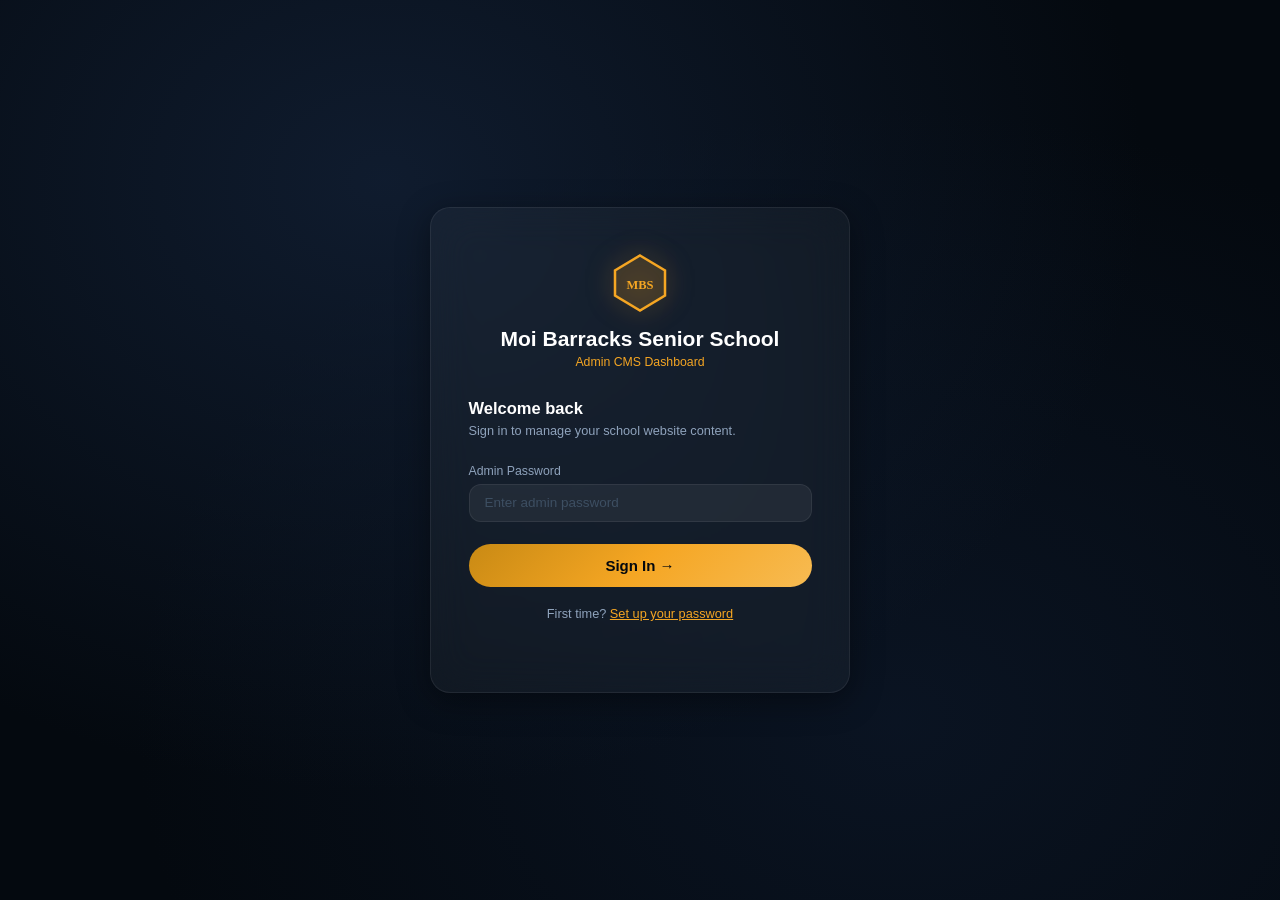
<file: admin/index.html>
<!DOCTYPE html>
<html lang="en">
<head>
  <meta charset="UTF-8"/>
  <meta name="viewport" content="width=device-width, initial-scale=1.0"/>
  <!-- ===== Security Headers ===== -->
  <meta http-equiv="Content-Security-Policy" content="default-src 'self'; script-src 'self' 'unsafe-inline'; style-src 'self' 'unsafe-inline' https://fonts.googleapis.com; font-src https://fonts.gstatic.com; img-src 'self' data:; connect-src 'self' https://api.github.com; frame-ancestors 'none';"/>
  <meta http-equiv="X-Content-Type-Options" content="nosniff"/>
  <meta http-equiv="X-Frame-Options" content="DENY"/>
  <meta name="referrer" content="strict-origin-when-cross-origin"/>
  <title>Admin CMS — Moi Barracks Senior School</title>
  <meta name="robots" content="noindex, nofollow"/>
  <link rel="preconnect" href="https://fonts.googleapis.com"/>
  <link href="https://fonts.googleapis.com/css2?family=Outfit:wght@400;500;600;700;800&family=Inter:wght@400;500;600&display=swap" rel="stylesheet"/>
  <style>
    /* ── Reset & Base ─────────────────────────────────── */
    *, *::before, *::after { box-sizing: border-box; margin: 0; padding: 0; }
    :root {
      --navy:    #04090f;
      --navy-2:  #080f1e;
      --navy-3:  #0c1628;
      --navy-4:  #101e35;
      --gold:    #F5A623;
      --gold-d:  #c98a14;
      --gold-l:  #f7bb52;
      --white:   #ffffff;
      --gray-2:  #dde6f0;
      --gray-4:  #8fa3bc;
      --gray-6:  #3d4f62;
      --green:   #34d399;
      --red:     #f87171;
      --blue:    #60a5fa;
      --border:  rgba(255,255,255,0.07);
      --gold-b:  rgba(245,166,35,0.25);
      --shadow:  0 8px 32px rgba(0,0,0,0.4);
      --rad:     12px;
      --rad-lg:  20px;
      --trans:   all 0.25s cubic-bezier(0.4,0,0.2,1);
    }
    html { font-size: 15px; }
    body {
      font-family: 'Inter', sans-serif;
      background: var(--navy);
      color: var(--white);
      min-height: 100vh;
      overflow-x: hidden;
    }
    a { text-decoration: none; color: inherit; }
    button { cursor: pointer; border: none; background: none; font-family: inherit; color: inherit; }
    input, select, textarea {
      font-family: 'Inter', sans-serif;
      color: var(--white);
      background: rgba(255,255,255,0.06);
      border: 1px solid var(--border);
      border-radius: var(--rad);
      padding: 0.7rem 1rem;
      width: 100%;
      font-size: 0.9rem;
      transition: border-color 0.2s;
      outline: none;
    }
    input:focus, select:focus, textarea:focus {
      border-color: var(--gold);
      background: rgba(245,166,35,0.06);
    }
    input::placeholder, textarea::placeholder { color: var(--gray-6); }
    select option { background: var(--navy-3); }
    label { font-size: 0.82rem; color: var(--gray-4); font-weight: 500; display: block; margin-bottom: 0.35rem; }
    textarea { resize: vertical; min-height: 80px; }
    h2, h3, h4 { font-family: 'Outfit', sans-serif; }

    /* ── Login Screen ─────────────────────────────────── */
    #login-screen {
      min-height: 100vh;
      display: flex;
      align-items: center;
      justify-content: center;
      background: radial-gradient(ellipse at 30% 20%, rgba(23,40,67,0.6) 0%, transparent 60%),
                  radial-gradient(ellipse at 70% 80%, rgba(16,30,53,0.5) 0%, transparent 60%),
                  var(--navy);
      padding: 1.5rem;
    }
    .login-card {
      background: rgba(255,255,255,0.04);
      border: 1px solid var(--border);
      border-radius: var(--rad-lg);
      padding: 3rem 2.5rem;
      width: 100%;
      max-width: 420px;
      backdrop-filter: blur(20px);
      box-shadow: var(--shadow);
    }
    .login-logo {
      text-align: center;
      margin-bottom: 2rem;
    }
    .login-logo .emblem {
      width: 60px; height: 60px;
      margin: 0 auto 0.75rem;
      filter: drop-shadow(0 0 12px rgba(245,166,35,0.5));
    }
    .login-logo h1 {
      font-family: 'Outfit', sans-serif;
      font-size: 1.4rem;
      font-weight: 800;
      color: var(--white);
    }
    .login-logo p { font-size: 0.82rem; color: var(--gold); margin-top: 0.25rem; }
    .login-card h2 {
      font-size: 1.1rem;
      font-weight: 700;
      margin-bottom: 0.35rem;
      color: var(--white);
    }
    .login-card > p { font-size: 0.85rem; color: var(--gray-4); margin-bottom: 1.75rem; }
    .form-group { margin-bottom: 1rem; }
    .btn-login {
      width: 100%;
      background: linear-gradient(135deg, var(--gold-d), var(--gold), var(--gold-l));
      color: var(--navy);
      font-family: 'Outfit', sans-serif;
      font-weight: 700;
      font-size: 1rem;
      padding: 0.875rem;
      border-radius: 50px;
      transition: var(--trans);
      margin-top: 0.5rem;
    }
    .btn-login:hover { transform: translateY(-2px); box-shadow: 0 8px 24px rgba(245,166,35,0.35); }
    .login-error {
      display: none;
      background: rgba(248,113,113,0.12);
      border: 1px solid rgba(248,113,113,0.3);
      color: var(--red);
      padding: 0.7rem 1rem;
      border-radius: var(--rad);
      font-size: 0.85rem;
      margin-top: 0.75rem;
      text-align: center;
    }
    .login-setup {
      margin-top: 1.25rem;
      text-align: center;
      font-size: 0.8rem;
      color: var(--gray-4);
    }
    .login-setup a { color: var(--gold); text-decoration: underline; cursor: pointer; }

    /* ── App Shell ─────────────────────────────────────── */
    #app { display: none; min-height: 100vh; }

    /* Sidebar */
    .sidebar {
      position: fixed;
      top: 0; left: 0;
      width: 260px;
      height: 100vh;
      background: var(--navy-2);
      border-right: 1px solid var(--border);
      display: flex;
      flex-direction: column;
      z-index: 100;
      overflow-y: auto;
    }
    .sidebar-brand {
      padding: 1.5rem 1.25rem;
      border-bottom: 1px solid var(--border);
      display: flex;
      align-items: center;
      gap: 0.75rem;
    }
    .sidebar-brand svg { width: 36px; height: 36px; filter: drop-shadow(0 0 8px rgba(245,166,35,0.4)); flex-shrink: 0; }
    .brand-text .name { font-family: 'Outfit', sans-serif; font-size: 0.95rem; font-weight: 800; }
    .brand-text .tag { font-size: 0.7rem; color: var(--gold); letter-spacing: 0.08em; text-transform: uppercase; }
    .sidebar-nav { flex: 1; padding: 1rem 0.75rem; }
    .nav-section-label {
      font-size: 0.68rem;
      color: var(--gray-6);
      font-weight: 700;
      letter-spacing: 0.12em;
      text-transform: uppercase;
      padding: 0.5rem 0.5rem 0.35rem;
      margin-top: 0.5rem;
    }
    .nav-item {
      display: flex;
      align-items: center;
      gap: 0.75rem;
      padding: 0.65rem 0.875rem;
      border-radius: var(--rad);
      font-size: 0.875rem;
      font-weight: 500;
      color: var(--gray-4);
      transition: var(--trans);
      cursor: pointer;
      margin-bottom: 0.15rem;
    }
    .nav-item:hover { background: rgba(255,255,255,0.05); color: var(--white); }
    .nav-item.active { background: rgba(245,166,35,0.12); color: var(--gold); border: 1px solid rgba(245,166,35,0.2); }
    .nav-item .icon { font-size: 1.1rem; width: 22px; text-align: center; }
    .nav-badge {
      margin-left: auto;
      background: var(--gold);
      color: var(--navy);
      font-size: 0.65rem;
      font-weight: 700;
      padding: 0.1rem 0.5rem;
      border-radius: 50px;
    }
    .sidebar-footer {
      padding: 1rem 0.75rem;
      border-top: 1px solid var(--border);
    }
    .btn-logout {
      width: 100%;
      padding: 0.65rem 1rem;
      border-radius: var(--rad);
      font-size: 0.875rem;
      font-weight: 600;
      color: var(--red);
      border: 1px solid rgba(248,113,113,0.2);
      background: rgba(248,113,113,0.06);
      transition: var(--trans);
    }
    .btn-logout:hover { background: rgba(248,113,113,0.15); }

    /* Main area */
    .main {
      margin-left: 260px;
      min-height: 100vh;
      display: flex;
      flex-direction: column;
    }
    .topbar {
      position: sticky;
      top: 0;
      background: rgba(4,9,15,0.9);
      backdrop-filter: blur(20px);
      border-bottom: 1px solid var(--border);
      padding: 0.875rem 2rem;
      display: flex;
      align-items: center;
      justify-content: space-between;
      z-index: 50;
    }
    .topbar h2 { font-size: 1.05rem; font-weight: 700; color: var(--white); }
    .topbar-right { display: flex; align-items: center; gap: 0.75rem; }
    .btn-publish {
      display: inline-flex;
      align-items: center;
      gap: 0.5rem;
      padding: 0.6rem 1.4rem;
      background: linear-gradient(135deg, var(--gold-d), var(--gold), var(--gold-l));
      color: var(--navy);
      font-family: 'Outfit', sans-serif;
      font-weight: 700;
      font-size: 0.875rem;
      border-radius: 50px;
      transition: var(--trans);
    }
    .btn-publish:hover { transform: translateY(-1px); box-shadow: 0 6px 20px rgba(245,166,35,0.4); }
    .btn-publish:disabled { opacity: 0.5; transform: none; cursor: not-allowed; }
    .view-site {
      display: inline-flex;
      align-items: center;
      gap: 0.4rem;
      padding: 0.6rem 1rem;
      border: 1px solid var(--border);
      border-radius: 50px;
      font-size: 0.82rem;
      color: var(--gray-4);
      transition: var(--trans);
    }
    .view-site:hover { border-color: var(--gold-b); color: var(--gold); }
    .content { flex: 1; padding: 2rem; }

    /* ── Panels ────────────────────────────────────────── */
    .panel { display: none; }
    .panel.active { display: block; }

    /* Overview cards */
    .overview-grid {
      display: grid;
      grid-template-columns: repeat(4, 1fr);
      gap: 1rem;
      margin-bottom: 2rem;
    }
    .ov-card {
      background: rgba(255,255,255,0.04);
      border: 1px solid var(--border);
      border-radius: var(--rad-lg);
      padding: 1.5rem;
      position: relative;
      overflow: hidden;
    }
    .ov-card::before {
      content: '';
      position: absolute;
      top: 0; left: 0; right: 0;
      height: 3px;
      background: linear-gradient(90deg, var(--gold-d), var(--gold-l));
    }
    .ov-icon { font-size: 2rem; margin-bottom: 0.75rem; }
    .ov-val { font-family: 'Outfit', sans-serif; font-size: 2rem; font-weight: 800; color: var(--gold); }
    .ov-label { font-size: 0.8rem; color: var(--gray-4); margin-top: 0.2rem; }

    .quick-actions {
      display: grid;
      grid-template-columns: repeat(3, 1fr);
      gap: 1rem;
      margin-bottom: 2rem;
    }
    .qa-card {
      background: rgba(255,255,255,0.03);
      border: 1px solid var(--border);
      border-radius: var(--rad-lg);
      padding: 1.25rem;
      cursor: pointer;
      transition: var(--trans);
      display: flex;
      align-items: center;
      gap: 1rem;
    }
    .qa-card:hover {
      background: rgba(245,166,35,0.07);
      border-color: var(--gold-b);
      transform: translateY(-2px);
    }
    .qa-icon { font-size: 1.75rem; }
    .qa-text strong { display: block; font-size: 0.9rem; color: var(--white); margin-bottom: 0.2rem; }
    .qa-text span { font-size: 0.78rem; color: var(--gray-4); }

    /* Section cards */
    .section-card {
      background: rgba(255,255,255,0.03);
      border: 1px solid var(--border);
      border-radius: var(--rad-lg);
      padding: 1.75rem;
      margin-bottom: 1.5rem;
    }
    .section-card h3 {
      font-size: 1rem;
      font-weight: 700;
      color: var(--white);
      margin-bottom: 0.35rem;
      display: flex;
      align-items: center;
      gap: 0.5rem;
    }
    .section-card > p { font-size: 0.82rem; color: var(--gray-4); margin-bottom: 1.5rem; }

    .form-row { display: grid; grid-template-columns: 1fr 1fr; gap: 1rem; margin-bottom: 1rem; }
    .form-group-cms { margin-bottom: 1rem; }

    /* Ticker manager */
    .ticker-list { display: flex; flex-direction: column; gap: 0.5rem; margin-bottom: 1rem; }
    .ticker-item-row {
      display: flex;
      align-items: center;
      gap: 0.75rem;
      background: rgba(255,255,255,0.04);
      border: 1px solid var(--border);
      border-radius: var(--rad);
      padding: 0.75rem 1rem;
      transition: var(--trans);
    }
    .ticker-item-row:hover { border-color: var(--gold-b); }
    .ticker-icon-sel {
      width: 60px;
      padding: 0.7rem 0.5rem;
      text-align: center;
    }
    .ticker-text-inp { flex: 1; }
    .btn-remove {
      color: var(--red);
      font-size: 1.2rem;
      padding: 0.3rem 0.6rem;
      border-radius: var(--rad);
      transition: var(--trans);
      flex-shrink: 0;
    }
    .btn-remove:hover { background: rgba(248,113,113,0.12); }
    .btn-add {
      display: inline-flex;
      align-items: center;
      gap: 0.4rem;
      padding: 0.6rem 1.25rem;
      border: 1px dashed rgba(245,166,35,0.4);
      border-radius: var(--rad);
      color: var(--gold);
      font-size: 0.875rem;
      font-weight: 600;
      transition: var(--trans);
    }
    .btn-add:hover { background: rgba(245,166,35,0.08); border-style: solid; }

    /* News manager */
    .news-list { display: flex; flex-direction: column; gap: 0.75rem; margin-bottom: 1.25rem; }
    .news-row {
      background: rgba(255,255,255,0.04);
      border: 1px solid var(--border);
      border-radius: var(--rad);
      padding: 1rem 1.25rem;
      transition: var(--trans);
    }
    .news-row:hover { border-color: var(--gold-b); }
    .news-row-header {
      display: flex;
      align-items: center;
      justify-content: space-between;
      margin-bottom: 0.75rem;
    }
    .news-cat-badge {
      font-size: 0.7rem;
      font-weight: 700;
      padding: 0.2rem 0.7rem;
      border-radius: 50px;
      background: rgba(245,166,35,0.15);
      border: 1px solid rgba(245,166,35,0.3);
      color: var(--gold);
      text-transform: uppercase;
      letter-spacing: 0.06em;
    }
    .news-row-actions { display: flex; gap: 0.4rem; }
    .btn-icon {
      padding: 0.35rem 0.6rem;
      border-radius: var(--rad);
      font-size: 0.85rem;
      transition: var(--trans);
    }
    .btn-icon:hover { background: rgba(255,255,255,0.08); }
    .btn-featured { color: var(--gold); }
    .btn-delete { color: var(--red); }
    .news-edit-form { display: none; border-top: 1px solid var(--border); padding-top: 1rem; margin-top: 0.5rem; }
    .news-edit-form.open { display: block; }

    /* Stats grid */
    .stats-grid { display: grid; grid-template-columns: repeat(2, 1fr); gap: 1rem; }
    .stat-edit { }
    .stat-edit input { font-family: 'Outfit', sans-serif; font-size: 1.5rem; font-weight: 800; color: var(--gold); }

    /* Settings */
    .settings-section { margin-bottom: 2rem; }
    .settings-section h4 { font-size: 0.9rem; color: var(--white); margin-bottom: 1rem; font-weight: 700; padding-bottom: 0.5rem; border-bottom: 1px solid var(--border); }
    .token-field { position: relative; }
    .token-field input { padding-right: 3rem; letter-spacing: 0.1em; }
    .toggle-token {
      position: absolute;
      right: 0.75rem;
      top: 50%;
      transform: translateY(-50%);
      color: var(--gray-4);
      font-size: 1rem;
    }
    .setup-warning {
      background: rgba(245,166,35,0.1);
      border: 1px solid rgba(245,166,35,0.3);
      border-radius: var(--rad);
      padding: 1rem 1.25rem;
      font-size: 0.85rem;
      color: var(--gold-l);
      margin-bottom: 1.5rem;
      line-height: 1.6;
    }
    .setup-warning strong { color: var(--gold); }

    /* Buttons */
    .btn-save {
      display: inline-flex;
      align-items: center;
      gap: 0.4rem;
      padding: 0.65rem 1.5rem;
      background: rgba(245,166,35,0.15);
      border: 1px solid rgba(245,166,35,0.35);
      border-radius: 50px;
      color: var(--gold);
      font-weight: 700;
      font-size: 0.875rem;
      transition: var(--trans);
    }
    .btn-save:hover { background: rgba(245,166,35,0.25); }
    .btn-primary-cms {
      display: inline-flex;
      align-items: center;
      gap: 0.4rem;
      padding: 0.65rem 1.5rem;
      background: linear-gradient(135deg, var(--gold-d), var(--gold));
      color: var(--navy);
      font-family: 'Outfit', sans-serif;
      font-weight: 700;
      font-size: 0.875rem;
      border-radius: 50px;
      transition: var(--trans);
    }
    .btn-primary-cms:hover { transform: translateY(-1px); box-shadow: 0 4px 16px rgba(245,166,35,0.3); }

    /* Toast */
    .toast {
      position: fixed;
      bottom: 2rem;
      right: 2rem;
      padding: 0.875rem 1.5rem;
      border-radius: var(--rad);
      font-size: 0.9rem;
      font-weight: 600;
      z-index: 9999;
      transform: translateY(4rem);
      opacity: 0;
      transition: all 0.35s cubic-bezier(0.4,0,0.2,1);
      max-width: 360px;
    }
    .toast.show { transform: translateY(0); opacity: 1; }
    .toast.success { background: rgba(52,211,153,0.12); border: 1px solid rgba(52,211,153,0.35); color: var(--green); }
    .toast.error   { background: rgba(248,113,113,0.12); border: 1px solid rgba(248,113,113,0.35); color: var(--red); }
    .toast.info    { background: rgba(96,165,250,0.12); border: 1px solid rgba(96,165,250,0.35); color: var(--blue); }

    /* Publish overlay */
    .publish-overlay {
      display: none;
      position: fixed;
      inset: 0;
      background: rgba(4,9,15,0.85);
      backdrop-filter: blur(8px);
      z-index: 200;
      align-items: center;
      justify-content: center;
    }
    .publish-overlay.show { display: flex; }
    .publish-dialog {
      background: var(--navy-3);
      border: 1px solid var(--border);
      border-radius: var(--rad-lg);
      padding: 2.5rem;
      max-width: 440px;
      width: 90%;
      text-align: center;
      box-shadow: var(--shadow);
    }
    .publish-dialog h3 { font-size: 1.3rem; margin-bottom: 0.5rem; }
    .publish-dialog p { color: var(--gray-4); font-size: 0.9rem; margin-bottom: 1.75rem; line-height: 1.6; }
    .publish-steps { text-align: left; margin-bottom: 1.75rem; }
    .p-step {
      display: flex;
      align-items: center;
      gap: 0.75rem;
      padding: 0.6rem 0;
      font-size: 0.875rem;
      color: var(--gray-4);
      border-bottom: 1px solid var(--border);
    }
    .p-step:last-child { border: none; }
    .p-step .dot {
      width: 10px; height: 10px;
      border-radius: 50%;
      background: var(--gray-6);
      flex-shrink: 0;
    }
    .p-step.done .dot { background: var(--green); }
    .p-step.active .dot { background: var(--gold); animation: pulse 1s ease infinite; }
    .p-step.done { color: var(--green); }
    .p-step.active { color: var(--gold); }
    @keyframes pulse { 0%,100% { box-shadow: 0 0 0 0 rgba(245,166,35,0.4); } 50% { box-shadow: 0 0 0 5px rgba(245,166,35,0); } }
    .publish-actions { display: flex; gap: 0.75rem; justify-content: center; }

    /* Modal for new news */
    .modal-overlay {
      display: none;
      position: fixed;
      inset: 0;
      background: rgba(4,9,15,0.85);
      backdrop-filter: blur(6px);
      z-index: 200;
      align-items: center;
      justify-content: center;
      padding: 1rem;
    }
    .modal-overlay.show { display: flex; }
    .modal {
      background: var(--navy-3);
      border: 1px solid var(--border);
      border-radius: var(--rad-lg);
      padding: 2rem;
      max-width: 560px;
      width: 100%;
      max-height: 90vh;
      overflow-y: auto;
      box-shadow: var(--shadow);
    }
    .modal-header {
      display: flex;
      align-items: center;
      justify-content: space-between;
      margin-bottom: 1.5rem;
    }
    .modal-header h3 { font-size: 1.05rem; }
    .btn-close { color: var(--gray-4); font-size: 1.3rem; padding: 0.3rem; transition: var(--trans); }
    .btn-close:hover { color: var(--red); }

    /* Responsive */
    @media (max-width: 1024px) {
      .overview-grid { grid-template-columns: repeat(2, 1fr); }
      .quick-actions { grid-template-columns: repeat(2, 1fr); }
    }
    @media (max-width: 768px) {
      .sidebar { width: 220px; }
      .main { margin-left: 220px; }
      .content { padding: 1.25rem; }
      .overview-grid { grid-template-columns: 1fr 1fr; }
      .quick-actions { grid-template-columns: 1fr; }
      .form-row { grid-template-columns: 1fr; }
    }
  </style>
</head>
<body>

<!-- ══════════ LOGIN SCREEN ══════════ -->
<div id="login-screen">
  <div class="login-card">
    <div class="login-logo">
      <svg class="emblem" viewBox="0 0 48 48" fill="none" xmlns="http://www.w3.org/2000/svg">
        <polygon points="24,2 44,14 44,34 24,46 4,34 4,14" fill="rgba(245,166,35,0.12)" stroke="#F5A623" stroke-width="2"/>
        <text x="24" y="29" text-anchor="middle" fill="#F5A623" font-size="10" font-weight="bold" font-family="Outfit">MBS</text>
      </svg>
      <h1>Moi Barracks Senior School</h1>
      <p>Admin CMS Dashboard</p>
    </div>
    <h2>Welcome back</h2>
    <p>Sign in to manage your school website content.</p>
    <div class="form-group">
      <label for="login-pass">Admin Password</label>
      <input type="password" id="login-pass" placeholder="Enter admin password" autocomplete="current-password"/>
    </div>
    <button class="btn-login" id="login-btn" onclick="doLogin()">Sign In →</button>
    <div class="login-error" id="login-error">Incorrect password. Please try again.</div>
    <p class="login-setup">First time? <a onclick="showSetup()">Set up your password</a></p>
  </div>
</div>

<!-- ══════════ APP SHELL ══════════ -->
<div id="app">
  <!-- Sidebar -->
  <aside class="sidebar">
    <div class="sidebar-brand">
      <svg viewBox="0 0 48 48" fill="none" xmlns="http://www.w3.org/2000/svg">
        <polygon points="24,2 44,14 44,34 24,46 4,34 4,14" fill="rgba(245,166,35,0.12)" stroke="#F5A623" stroke-width="2"/>
        <text x="24" y="29" text-anchor="middle" fill="#F5A623" font-size="10" font-weight="bold" font-family="Outfit">MBS</text>
      </svg>
      <div class="brand-text">
        <div class="name">MBS Admin</div>
        <div class="tag">CMS Dashboard</div>
      </div>
    </div>
    <nav class="sidebar-nav">
      <div class="nav-section-label">Main</div>
      <div class="nav-item active" onclick="showPanel('overview')" id="nav-overview">
        <span class="icon">📊</span> Overview
      </div>
      <div class="nav-section-label">Content</div>
      <div class="nav-item" onclick="showPanel('ticker')" id="nav-ticker">
        <span class="icon">📢</span> Announcements
        <span class="nav-badge" id="ticker-count">0</span>
      </div>
      <div class="nav-item" onclick="showPanel('news')" id="nav-news">
        <span class="icon">📰</span> News Articles
        <span class="nav-badge" id="news-count">0</span>
      </div>
      <div class="nav-item" onclick="showPanel('stats')" id="nav-stats">
        <span class="icon">📈</span> School Stats
      </div>
      <div class="nav-item" onclick="showPanel('fees')" id="nav-fees">
        <span class="icon">💰</span> Fees Management
      </div>
      <div class="nav-item" onclick="showPanel('contact')" id="nav-contact">
        <span class="icon">📬</span> Contact Info
      </div>
      <div class="nav-section-label">System</div>
      <div class="nav-item" onclick="showPanel('settings')" id="nav-settings">
        <span class="icon">⚙️</span> Settings
      </div>
    </nav>
    <div class="sidebar-footer">
      <button class="btn-logout" onclick="doLogout()">🚪 Sign Out</button>
    </div>
  </aside>

  <!-- Main -->
  <div class="main">
    <header class="topbar">
      <h2 id="topbar-title">Overview</h2>
      <div class="topbar-right">
        <a href="https://serem8770-ux.github.io/Moi_Barracks_web/" target="_blank" class="view-site">
          🌐 View Live Site ↗
        </a>
        <button class="btn-publish" id="btn-publish" onclick="openPublish()">
          🚀 Publish Changes
        </button>
      </div>
    </header>

    <div class="content">

      <!-- ── OVERVIEW PANEL ── -->
      <div class="panel active" id="panel-overview">
        <div class="overview-grid">
          <div class="ov-card">
            <div class="ov-icon">👨‍🎓</div>
            <div class="ov-val" id="ov-learners">150</div>
            <div class="ov-label">Learners Enrolled</div>
          </div>
          <div class="ov-card">
            <div class="ov-icon">👨‍🏫</div>
            <div class="ov-val" id="ov-teachers">20</div>
            <div class="ov-label">Dedicated Teachers</div>
          </div>
          <div class="ov-card">
            <div class="ov-icon">📢</div>
            <div class="ov-val" id="ov-ticker">4</div>
            <div class="ov-label">Active Announcements</div>
          </div>
          <div class="ov-card">
            <div class="ov-icon">📰</div>
            <div class="ov-val" id="ov-news">4</div>
            <div class="ov-label">News Articles</div>
          </div>
        </div>

        <div class="quick-actions">
          <div class="qa-card" onclick="showPanel('ticker')">
            <div class="qa-icon">📢</div>
            <div class="qa-text">
              <strong>Edit Announcements</strong>
              <span>Add or remove ticker news items</span>
            </div>
          </div>
          <div class="qa-card" onclick="showPanel('news')">
            <div class="qa-icon">📰</div>
            <div class="qa-text">
              <strong>Manage News</strong>
              <span>Add, edit or delete news articles</span>
            </div>
          </div>
          <div class="qa-card" onclick="showPanel('contact')">
            <div class="qa-icon">📬</div>
            <div class="qa-text">
              <strong>Update Contact</strong>
              <span>Phone, email, address, social</span>
            </div>
          </div>
        </div>

        <div class="section-card">
          <h3>📡 Publish Status</h3>
          <p>Changes are saved locally until you click "Publish Changes" to push to the live site.</p>
          <div id="last-published" style="font-size:0.85rem;color:var(--gray-4);margin-top:0.5rem;">
            Last published: <span id="last-pub-time">Never</span>
          </div>
        </div>
      </div>

      <!-- ── TICKER PANEL ── -->
      <div class="panel" id="panel-ticker">
        <div class="section-card">
          <h3>📢 Announcement Ticker</h3>
          <p>These items scroll across the top of the homepage. Keep them short and relevant.</p>
          <div class="ticker-list" id="ticker-editor-list"></div>
          <button class="btn-add" onclick="addTickerItem()">+ Add Announcement</button>
        </div>
        <button class="btn-save" onclick="saveTicker()">💾 Save Announcements</button>
      </div>

      <!-- ── NEWS PANEL ── -->
      <div class="panel" id="panel-news">
        <div class="section-card">
          <h3>📰 News Articles</h3>
          <p>Manage the news section of the homepage. The featured article appears large on the left.</p>
          <div class="news-list" id="news-editor-list"></div>
          <button class="btn-add" onclick="openAddNews()">+ Add News Article</button>
        </div>
      </div>

      <!-- ── STATS PANEL ── -->
      <div class="panel" id="panel-stats">
        <div class="section-card">
          <h3>📈 School Statistics</h3>
          <p>These numbers appear in the hero section and animate on scroll.</p>
          <div class="stats-grid" id="stats-editor">
            <div class="stat-edit">
              <label>Total Learners</label>
              <input type="number" id="stat-learners" min="0"/>
            </div>
            <div class="stat-edit">
              <label>Dedicated Teachers</label>
              <input type="number" id="stat-teachers" min="0"/>
            </div>
            <div class="stat-edit">
              <label>Years of Excellence</label>
              <input type="number" id="stat-years" min="0"/>
            </div>
            <div class="stat-edit">
              <label>Curricula Offered</label>
              <input type="number" id="stat-curricula" min="0" max="10"/>
            </div>
          </div>
          <br/>
          <button class="btn-save" onclick="saveStats()">💾 Save Stats</button>
        </div>
      </div>

      <!-- ── FEES PANEL ── -->
      <div class="panel" id="panel-fees">
        <div class="section-card">
          <h3>💰 School Fee Structure</h3>
          <p>Set the official school fees displayed on the Admissions page. All amounts are in Kenyan Shillings (KES).</p>
          <div class="form-row">
            <div class="form-group-cms">
              <label>Total Annual Fee (KES) — All School</label>
              <input type="number" id="fee-total" min="0" placeholder="10600" style="font-family:'Outfit',sans-serif;font-size:1.4rem;font-weight:800;color:var(--gold);"/>
            </div>
            <div class="form-group-cms">
              <label>Fee Due Date / Term</label>
              <input type="text" id="fee-duedate" placeholder="e.g. First week of each term"/>
            </div>
          </div>
          <div class="form-row">
            <div class="form-group-cms">
              <label>Term 1 Fee (KES) — if different</label>
              <input type="number" id="fee-term1" min="0" placeholder="0 = same as total"/>
            </div>
            <div class="form-group-cms">
              <label>Term 2 Fee (KES) — if different</label>
              <input type="number" id="fee-term2" min="0" placeholder="0 = same as total"/>
            </div>
          </div>
          <div class="form-group-cms">
            <label>Term 3 Fee (KES) — if different</label>
            <input type="number" id="fee-term3" min="0" placeholder="0 = same as total" style="max-width:300px;"/>
          </div>
          <div class="form-group-cms">
            <label>What is included in the fee?</label>
            <textarea id="fee-includes" placeholder="e.g. Tuition, lunch, activity fees, exam fees…"></textarea>
          </div>
          <div class="form-group-cms">
            <label>Additional Notes / Payment Instructions</label>
            <textarea id="fee-notes" placeholder="e.g. Fees payable via MPesa Paybill No. XXXXX or school bank account…"></textarea>
          </div>
          <div class="form-group-cms" style="display:flex;align-items:center;gap:0.75rem;margin-top:0.5rem;">
            <input type="checkbox" id="fee-admissions-open" style="width:auto;"/>
            <label for="fee-admissions-open" style="margin:0;color:var(--white);">Admissions Currently Open</label>
          </div>
          <br/>
          <button class="btn-primary-cms" onclick="saveFees()">💾 Save Fee Information</button>
        </div>

        <div class="section-card" id="fee-preview-card" style="border-color:rgba(245,166,35,0.2);background:rgba(245,166,35,0.04);">
          <h3>👁️ Live Preview</h3>
          <p>This is how the fee will appear on the public website.</p>
          <div id="fee-preview" style="margin-top:1rem;"></div>
        </div>
      </div>

      <!-- ── CONTACT PANEL ── -->
      <div class="panel" id="panel-contact">
        <div class="section-card">
          <h3>📞 Phone Numbers</h3>
          <p>These appear in the contact section with call and WhatsApp links.</p>
          <div class="form-row">
            <div class="form-group-cms">
              <label>Primary Phone</label>
              <input type="tel" id="c-phone1" placeholder="0711221224"/>
            </div>
            <div class="form-group-cms">
              <label>Secondary Phone</label>
              <input type="tel" id="c-phone2" placeholder="0725836485"/>
            </div>
          </div>
          <button class="btn-save" onclick="saveContact()">💾 Save Contact Info</button>
        </div>
        <div class="section-card">
          <h3>✉️ Email Address</h3>
          <div class="form-group-cms">
            <label>School Email</label>
            <input type="email" id="c-email" placeholder="barracksmoi0@gmail.com"/>
          </div>
          <button class="btn-save" onclick="saveContact()">💾 Save</button>
        </div>
        <div class="section-card">
          <h3>📍 Address</h3>
          <div class="form-group-cms">
            <label>Street / Location</label>
            <input type="text" id="c-address" placeholder="Moi Barracks, Eldoret"/>
          </div>
          <div class="form-group-cms">
            <label>P.O. Box</label>
            <input type="text" id="c-pobox" placeholder="P.O. Box 12345-30100, Eldoret"/>
          </div>
          <button class="btn-save" onclick="saveContact()">💾 Save</button>
        </div>
        <div class="section-card">
          <h3>🌐 Social Media Links</h3>
          <div class="form-group-cms">
            <label>Facebook Page URL</label>
            <input type="url" id="c-facebook" placeholder="https://www.facebook.com/..."/>
          </div>
          <div class="form-group-cms">
            <label>Twitter / X URL</label>
            <input type="url" id="c-twitter" placeholder="https://twitter.com/..."/>
          </div>
          <div class="form-group-cms">
            <label>YouTube Channel URL</label>
            <input type="url" id="c-youtube" placeholder="https://youtube.com/..."/>
          </div>
          <button class="btn-save" onclick="saveContact()">💾 Save Social Links</button>
        </div>
      </div>

      <!-- ── SETTINGS PANEL ── -->
      <div class="panel" id="panel-settings">
        <div class="section-card">
          <div class="setup-warning">
            <strong>⚠️ GitHub Setup Required to Publish</strong><br/>
            To publish changes to the live site, you need a GitHub Personal Access Token with <strong>repo</strong> scope.<br/>
            Get one at: <strong>GitHub → Settings → Developer settings → Personal Access Tokens (Classic)</strong>
          </div>

          <div class="settings-section">
            <h4>🔑 GitHub Access Token</h4>
            <div class="form-group-cms token-field">
              <label>Personal Access Token (stored locally in your browser)</label>
              <input type="password" id="gh-token" placeholder="ghp_xxxxxxxxxxxxxxxxxxxx" autocomplete="off"/>
              <button class="toggle-token" onclick="toggleToken()" title="Show/hide token">👁</button>
            </div>
            <div class="form-row" style="margin-top:1rem;">
              <div class="form-group-cms">
                <label>GitHub Username</label>
                <input type="text" id="gh-owner" placeholder="serem8770-ux"/>
              </div>
              <div class="form-group-cms">
                <label>Repository Name</label>
                <input type="text" id="gh-repo" placeholder="Moi_Barracks_web"/>
              </div>
            </div>
            <button class="btn-save" onclick="saveGitHub()">💾 Save GitHub Settings</button>
          </div>

          <div class="settings-section">
            <h4>🔒 Change Admin Password</h4>
            <div class="form-row">
              <div class="form-group-cms">
                <label>New Password</label>
                <input type="password" id="new-pass" placeholder="Minimum 6 characters"/>
              </div>
              <div class="form-group-cms">
                <label>Confirm Password</label>
                <input type="password" id="confirm-pass" placeholder="Repeat password"/>
              </div>
            </div>
            <button class="btn-save" onclick="changePassword()">🔒 Update Password</button>
          </div>

          <div class="settings-section">
            <h4>🗑️ Danger Zone</h4>
            <button class="btn-save" style="border-color:rgba(248,113,113,0.3);color:var(--red);" onclick="resetAll()">Reset All Local Data</button>
          </div>
        </div>
      </div>

    </div><!-- /content -->
  </div><!-- /main -->
</div><!-- /app -->

<!-- ══════════ PUBLISH DIALOG ══════════ -->
<div class="publish-overlay" id="publish-overlay">
  <div class="publish-dialog">
    <h3 id="pub-title">🚀 Publishing to Live Site</h3>
    <p id="pub-desc">Committing content changes to GitHub. The site will redeploy in ~40 seconds.</p>
    <div class="publish-steps">
      <div class="p-step" id="pstep-1"><div class="dot"></div> Authenticating with GitHub</div>
      <div class="p-step" id="pstep-2"><div class="dot"></div> Reading current content.json</div>
      <div class="p-step" id="pstep-3"><div class="dot"></div> Committing updated content</div>
      <div class="p-step" id="pstep-4"><div class="dot"></div> Triggering deployment</div>
    </div>
    <div class="publish-actions">
      <button class="btn-primary-cms" id="pub-start-btn" onclick="doPublish()">Start Publishing</button>
      <button class="btn-save" onclick="closePublish()">Cancel</button>
    </div>
  </div>
</div>

<!-- ══════════ ADD NEWS MODAL ══════════ -->
<div class="modal-overlay" id="news-modal">
  <div class="modal">
    <div class="modal-header">
      <h3 id="news-modal-title">📰 Add News Article</h3>
      <button class="btn-close" onclick="closeNewsModal()">✕</button>
    </div>
    <div class="form-group-cms">
      <label>Headline *</label>
      <input type="text" id="nm-title" placeholder="Article headline"/>
    </div>
    <div class="form-row">
      <div class="form-group-cms">
        <label>Category</label>
        <select id="nm-category">
          <option>Admissions</option>
          <option>Academics</option>
          <option>CBC</option>
          <option>844</option>
          <option>Results</option>
          <option>Environment</option>
          <option>Sports</option>
          <option>Events</option>
          <option>General</option>
        </select>
      </div>
      <div class="form-group-cms">
        <label>Date</label>
        <input type="date" id="nm-date"/>
      </div>
    </div>
    <div class="form-group-cms">
      <label>Excerpt / Summary *</label>
      <textarea id="nm-excerpt" placeholder="Short description of the article (2-3 sentences)"></textarea>
    </div>
    <div class="form-group-cms">
      <label>Image Filename (from /images/ folder)</label>
      <input type="text" id="nm-image" placeholder="campus_group.jpg"/>
    </div>
    <div class="form-group-cms" style="display:flex;align-items:center;gap:0.75rem;">
      <input type="checkbox" id="nm-featured" style="width:auto;"/>
      <label for="nm-featured" style="margin:0;color:var(--white);">Set as Featured Article (appears large)</label>
    </div>
    <br/>
    <div style="display:flex;gap:0.75rem;">
      <button class="btn-primary-cms" onclick="saveNewsItem()">💾 Save Article</button>
      <button class="btn-save" onclick="closeNewsModal()">Cancel</button>
    </div>
  </div>
</div>

<!-- Toast -->
<div class="toast" id="toast"></div>

<script>
'use strict';

/* ══ CONFIG ═══════════════════════════════════════════════ */
const DEFAULT_PASS_HASH = '3cd5e4b11238ff0e9693b214db9c0de2f97b8c53ceedc4881d7790ad276fb7bf';
const GH_OWNER_DEFAULT  = 'serem8770-ux';
const GH_REPO_DEFAULT   = 'Moi_Barracks_web';
const CONTENT_FILE_PATH = 'data/content.json';

/* ══ STATE ════════════════════════════════════════════════ */
let state = {
  ticker: [],
  stats: { learners: 150, teachers: 20, years: 65, curricula: 2 },
  contact: { phone1: '0711221224', phone2: '0725836485', email: 'barracksmoi0@gmail.com', address: 'Moi Barracks, Eldoret', county: 'Uasin Gishu County', poBox: 'P.O. Box 9545-30100, Eldoret' },
  social: { facebook: 'https://www.facebook.com/share/1HXcFquy6f/', twitter: '#', youtube: '#' },
  fees: {
    total: 10600,
    term1: 0,
    term2: 0,
    term3: 0,
    dueDate: 'First week of each term',
    includes: 'Tuition fees, activity fees, and exam fees',
    notes: 'Fees payable to the school accounts office. Contact the school bursar for bank details.',
    admissionsOpen: true
  },
  news: [],
  admissionsOpen: true,
  currentTerm: 'Term 2, 2026',
  lastUpdated: new Date().toISOString().split('T')[0]
};
let editingNewsId = null;

/* ══ BOOTSTRAP — auto-configure from URL params (one-time setup link) ══ */
(function bootstrap() {
  // Set default password hash if not yet stored
  if (!localStorage.getItem('mbs_pass_hash')) {
    localStorage.setItem('mbs_pass_hash', DEFAULT_PASS_HASH);
  }
  // Set default GitHub owner/repo if not yet stored
  if (!localStorage.getItem('mbs_gh_owner')) {
    localStorage.setItem('mbs_gh_owner', GH_OWNER_DEFAULT);
  }
  if (!localStorage.getItem('mbs_gh_repo')) {
    localStorage.setItem('mbs_gh_repo', GH_REPO_DEFAULT);
  }
  // Accept token via ?token=xxx URL param (one-time secure setup link)
  // NOTE: ?ph= param intentionally removed — it allowed remote password override.
  const params = new URLSearchParams(window.location.search);
  if (params.has('token')) {
    const rawToken = params.get('token');
    // Only accept tokens that look like GitHub PATs (alphanumeric + underscore)
    if (/^[A-Za-z0-9_]{10,255}$/.test(rawToken)) {
      localStorage.setItem('mbs_gh_token', rawToken);
    }
    // Strip token from URL immediately so it doesn't stay in browser history
    window.history.replaceState({}, '', window.location.pathname);
  }
})();

/* ══ CRYPTO ═══════════════════════════════════════════════ */
async function sha256(str) {
  const buf = await crypto.subtle.digest('SHA-256', new TextEncoder().encode(str));
  return Array.from(new Uint8Array(buf)).map(b => b.toString(16).padStart(2,'0')).join('');
}

/* ══ AUTH ═════════════════════════════════════════════════ */
function isLoggedIn() { return sessionStorage.getItem('mbs_auth') === 'true'; }

// Brute-force protection — max 5 attempts then 15-min lockout
function checkLockout() {
  const attempts = parseInt(localStorage.getItem('mbs_login_attempts') || '0', 10);
  const lockedUntil = parseInt(localStorage.getItem('mbs_locked_until') || '0', 10);
  if (lockedUntil > Date.now()) {
    const mins = Math.ceil((lockedUntil - Date.now()) / 60000);
    return `Too many failed attempts. Try again in ${mins} minute(s).`;
  }
  if (lockedUntil && lockedUntil <= Date.now()) {
    localStorage.removeItem('mbs_login_attempts');
    localStorage.removeItem('mbs_locked_until');
  }
  return null;
}

function recordFailedAttempt() {
  let attempts = parseInt(localStorage.getItem('mbs_login_attempts') || '0', 10) + 1;
  localStorage.setItem('mbs_login_attempts', attempts);
  if (attempts >= 5) {
    localStorage.setItem('mbs_locked_until', Date.now() + 15 * 60 * 1000);
    localStorage.removeItem('mbs_login_attempts');
  }
}

function clearLoginAttempts() {
  localStorage.removeItem('mbs_login_attempts');
  localStorage.removeItem('mbs_locked_until');
}

async function doLogin() {
  const lockMsg = checkLockout();
  if (lockMsg) {
    const errEl = document.getElementById('login-error');
    errEl.textContent = lockMsg;
    errEl.style.display = 'block';
    return;
  }
  const pass = document.getElementById('login-pass').value;
  if (!pass) return;
  const hash = await sha256(pass);
  const stored = localStorage.getItem('mbs_pass_hash');
  if (!stored) { showToast('No password set. Please set up first.', 'info'); return; }
  if (hash === stored) {
    clearLoginAttempts();
    sessionStorage.setItem('mbs_auth', 'true');
    document.getElementById('login-screen').style.display = 'none';
    document.getElementById('app').style.display = 'flex';
    init();
  } else {
    recordFailedAttempt();
    const errEl = document.getElementById('login-error');
    const rem = Math.max(0, 5 - parseInt(localStorage.getItem('mbs_login_attempts') || '0', 10));
    errEl.textContent = rem > 0
      ? `Incorrect password. ${rem} attempt(s) remaining.`
      : 'Account locked for 15 minutes due to too many failed attempts.';
    errEl.style.display = 'block';
    setTimeout(() => errEl.style.display = 'none', 4000);
  }
}

document.getElementById('login-pass').addEventListener('keydown', e => { if (e.key === 'Enter') doLogin(); });

async function showSetup() {
  const pass = prompt('Create your admin password (min 6 characters):');
  if (!pass || pass.length < 6) { alert('Password must be at least 6 characters.'); return; }
  const confirm = prompt('Confirm your password:');
  if (pass !== confirm) { alert('Passwords do not match.'); return; }
  const hash = await sha256(pass);
  localStorage.setItem('mbs_pass_hash', hash);
  showToast('✅ Password set! You can now log in.', 'success');
}

function doLogout() {
  sessionStorage.removeItem('mbs_auth');
  location.reload();
}

/* ══ INIT ══════════════════════════════════════════════════ */
function init() {
  loadState();
  loadSettingsForm();
  renderTicker();
  renderNews();
  renderStats();
  renderContact();
  renderFees();
  updateOverview();
  const lp = localStorage.getItem('mbs_last_pub');
  if (lp) document.getElementById('last-pub-time').textContent = new Date(lp).toLocaleString();

  // Auto-login if already in session
}

if (isLoggedIn()) {
  document.getElementById('login-screen').style.display = 'none';
  document.getElementById('app').style.display = 'flex';
  init();
}

/* ══ STATE PERSISTENCE ════════════════════════════════════ */
function loadState() {
  const saved = localStorage.getItem('mbs_content');
  if (saved) {
    try {
      const parsed = JSON.parse(saved);
      // Deep-merge: keep defaults for any new keys not in saved data
      state = Object.assign({}, state, parsed, {
        stats:   Object.assign({}, state.stats,   parsed.stats   || {}),
        contact: Object.assign({}, state.contact, parsed.contact || {}),
        social:  Object.assign({}, state.social,  parsed.social  || {}),
        fees:    Object.assign({}, state.fees,     parsed.fees    || {})
      });
    } catch(e) { /* keep defaults on parse error */ }
  }
}

function saveState() {
  state.lastUpdated = new Date().toISOString().split('T')[0];
  localStorage.setItem('mbs_content', JSON.stringify(state));
}

/* ══ NAVIGATION ═══════════════════════════════════════════ */
const VALID_PANELS = new Set(['overview','ticker','news','stats','fees','contact','settings']);
const panelNames = {
  overview: 'Overview',
  ticker: 'Announcements',
  news: 'News Articles',
  stats: 'School Stats',
  fees: 'Fees Management',
  contact: 'Contact Info',
  settings: 'Settings'
};

function showPanel(name) {
  // Validate panel name to prevent DOM clobbering / injection
  if (!VALID_PANELS.has(name)) return;
  document.querySelectorAll('.panel').forEach(p => p.classList.remove('active'));
  document.querySelectorAll('.nav-item').forEach(n => n.classList.remove('active'));
  const panel = document.getElementById('panel-' + name);
  const nav   = document.getElementById('nav-'   + name);
  if (!panel || !nav) return;
  panel.classList.add('active');
  nav.classList.add('active');
  document.getElementById('topbar-title').textContent = panelNames[name] || name;
}

/* ══ OVERVIEW ═════════════════════════════════════════════ */
function updateOverview() {
  document.getElementById('ov-learners').textContent = state.stats.learners;
  document.getElementById('ov-teachers').textContent = state.stats.teachers;
  document.getElementById('ov-ticker').textContent = state.ticker.length;
  document.getElementById('ov-news').textContent = state.news.length;
  document.getElementById('ticker-count').textContent = state.ticker.length;
  document.getElementById('news-count').textContent = state.news.length;
}

/* ══ TICKER EDITOR ════════════════════════════════════════ */
const ICONS = ['🎓','📘','🌱','📝','📢','🏆','🎗️','⭐','🚀','📅','🌍'];

function renderTicker() {
  const list = document.getElementById('ticker-editor-list');
  list.innerHTML = '';
  state.ticker.forEach((item, i) => {
    const row = document.createElement('div');
    row.className = 'ticker-item-row';
    row.innerHTML = `
      <select class="ticker-icon-sel" onchange="state.ticker[${i}].icon=this.value">
        ${ICONS.map(ic => `<option value="${ic}" ${ic===item.icon?'selected':''}>${ic}</option>`).join('')}
      </select>
      <input class="ticker-text-inp" type="text" value="${escHtml(item.text)}"
        placeholder="Announcement text..."
        oninput="state.ticker[${i}].text=this.value"/>
      <button class="btn-remove" onclick="removeTicker(${i})" title="Remove">✕</button>
    `;
    list.appendChild(row);
  });
}

function addTickerItem() {
  state.ticker.push({ icon: '📢', text: '' });
  renderTicker();
  const inputs = document.querySelectorAll('.ticker-text-inp');
  if (inputs.length) inputs[inputs.length-1].focus();
}

function removeTicker(i) {
  state.ticker.splice(i, 1);
  renderTicker();
}

function saveTicker() {
  saveState();
  updateOverview();
  showToast('✅ Announcements saved! Click "Publish" to go live.', 'success');
}

/* ══ NEWS EDITOR ══════════════════════════════════════════ */
function renderNews() {
  const list = document.getElementById('news-editor-list');
  list.innerHTML = '';
  if (!state.news.length) {
    list.innerHTML = '<p style="color:var(--gray-4);font-size:0.85rem;">No news articles yet. Add one below.</p>';
    return;
  }
  state.news.forEach((item, i) => {
    const row = document.createElement('div');
    row.className = 'news-row';
    row.innerHTML = `
      <div class="news-row-header">
        <div style="display:flex;align-items:center;gap:0.5rem;">
          <span class="news-cat-badge">${escHtml(item.category)}</span>
          ${item.featured ? '<span style="font-size:0.75rem;color:var(--gold);">⭐ Featured</span>' : ''}
        </div>
        <div class="news-row-actions">
          <button class="btn-icon btn-featured" onclick="toggleFeatured(${i})" title="${item.featured?'Unfeature':'Set as featured'}">⭐</button>
          <button class="btn-icon" onclick="editNews(${i})" title="Edit">✏️</button>
          <button class="btn-icon btn-delete" onclick="deleteNews(${i})" title="Delete">🗑️</button>
        </div>
      </div>
      <strong style="font-size:0.9rem;color:var(--white);display:block;margin-bottom:0.25rem;">${escHtml(item.title)}</strong>
      <span style="font-size:0.78rem;color:var(--gray-4);">${escHtml(item.date || '')}</span>
    `;
    list.appendChild(row);
  });
}

function toggleFeatured(i) {
  state.news.forEach((n, idx) => n.featured = idx === i);
  saveState();
  renderNews();
  showToast('✅ Featured article updated.', 'success');
}

function deleteNews(i) {
  if (!confirm('Delete this news article?')) return;
  state.news.splice(i, 1);
  saveState();
  renderNews();
  updateOverview();
  showToast('🗑️ Article deleted.', 'info');
}

function openAddNews() {
  editingNewsId = null;
  document.getElementById('news-modal-title').textContent = '📰 Add News Article';
  document.getElementById('nm-title').value = '';
  document.getElementById('nm-category').value = 'General';
  document.getElementById('nm-date').value = new Date().toISOString().split('T')[0];
  document.getElementById('nm-excerpt').value = '';
  document.getElementById('nm-image').value = 'campus_group.jpg';
  document.getElementById('nm-featured').checked = false;
  document.getElementById('news-modal').classList.add('show');
}

function editNews(i) {
  editingNewsId = i;
  const item = state.news[i];
  document.getElementById('news-modal-title').textContent = '✏️ Edit News Article';
  document.getElementById('nm-title').value = item.title;
  document.getElementById('nm-category').value = item.category;
  document.getElementById('nm-date').value = item.date;
  document.getElementById('nm-excerpt').value = item.excerpt;
  document.getElementById('nm-image').value = item.image || 'campus_group.jpg';
  document.getElementById('nm-featured').checked = item.featured;
  document.getElementById('news-modal').classList.add('show');
}

function saveNewsItem() {
  const title = document.getElementById('nm-title').value.trim();
  const excerpt = document.getElementById('nm-excerpt').value.trim();
  if (!title || !excerpt) { showToast('Please fill in the headline and excerpt.', 'error'); return; }
  const item = {
    id: editingNewsId !== null ? state.news[editingNewsId].id : Date.now(),
    category: document.getElementById('nm-category').value,
    date: document.getElementById('nm-date').value,
    title,
    excerpt,
    image: document.getElementById('nm-image').value.trim() || 'campus_group.jpg',
    featured: document.getElementById('nm-featured').checked
  };
  if (item.featured) state.news.forEach(n => n.featured = false);
  if (editingNewsId !== null) {
    state.news[editingNewsId] = item;
  } else {
    state.news.unshift(item);
  }
  saveState();
  renderNews();
  updateOverview();
  closeNewsModal();
  showToast('✅ Article saved! Click "Publish" to go live.', 'success');
}

function closeNewsModal() {
  document.getElementById('news-modal').classList.remove('show');
}

/* ══ STATS EDITOR ═════════════════════════════════════════ */
function renderStats() {
  document.getElementById('stat-learners').value = state.stats.learners;
  document.getElementById('stat-teachers').value = state.stats.teachers;
  document.getElementById('stat-years').value   = state.stats.years;
  document.getElementById('stat-curricula').value = state.stats.curricula;
}

function saveStats() {
  state.stats.learners  = parseInt(document.getElementById('stat-learners').value) || 0;
  state.stats.teachers  = parseInt(document.getElementById('stat-teachers').value) || 0;
  state.stats.years     = parseInt(document.getElementById('stat-years').value)    || 0;
  state.stats.curricula = parseInt(document.getElementById('stat-curricula').value)|| 0;
  saveState();
  updateOverview();
  showToast('✅ Stats saved! Click "Publish" to go live.', 'success');
}

/* ══ FEES EDITOR ══════════════════════════════════════════ */
function renderFees() {
  if (!state.fees) state.fees = { total: 10600, term1: 0, term2: 0, term3: 0, dueDate: 'First week of each term', includes: '', notes: '', admissionsOpen: true };
  document.getElementById('fee-total').value          = state.fees.total   || 10600;
  document.getElementById('fee-term1').value          = state.fees.term1   || '';
  document.getElementById('fee-term2').value          = state.fees.term2   || '';
  document.getElementById('fee-term3').value          = state.fees.term3   || '';
  document.getElementById('fee-duedate').value        = state.fees.dueDate || 'First week of each term';
  document.getElementById('fee-includes').value       = state.fees.includes || '';
  document.getElementById('fee-notes').value          = state.fees.notes   || '';
  document.getElementById('fee-admissions-open').checked = state.fees.admissionsOpen !== false;
  renderFeePreview();
}

function renderFeePreview() {
  const f = state.fees || {};
  const total = parseInt(document.getElementById('fee-total').value) || f.total || 10600;
  const t1 = parseInt(document.getElementById('fee-term1').value) || 0;
  const t2 = parseInt(document.getElementById('fee-term2').value) || 0;
  const t3 = parseInt(document.getElementById('fee-term3').value) || 0;
  const dueDate = document.getElementById('fee-duedate').value || f.dueDate || '';
  const includes = document.getElementById('fee-includes').value || f.includes || '';
  const notes = document.getElementById('fee-notes').value || f.notes || '';
  const admOpen = document.getElementById('fee-admissions-open').checked;
  const fmt = n => 'KES ' + Number(n).toLocaleString('en-KE');
  let html = `
    <div style="display:flex;align-items:center;gap:1rem;margin-bottom:1rem;">
      <div style="font-family:'Outfit',sans-serif;font-size:2.5rem;font-weight:800;color:var(--gold);">${fmt(total)}</div>
      <div>
        <div style="font-size:0.85rem;color:var(--white);font-weight:600;">Total School Fee — All School</div>
        <div style="font-size:0.78rem;color:var(--gray-4);">Per Year</div>
      </div>
    </div>
  `;
  if (t1 || t2 || t3) {
    html += `<div style="display:grid;grid-template-columns:repeat(3,1fr);gap:0.75rem;margin-bottom:1rem;">`;
    if (t1) html += `<div style="background:rgba(255,255,255,0.05);border-radius:8px;padding:0.75rem;text-align:center;"><div style="font-weight:700;color:var(--gold);">${fmt(t1)}</div><div style="font-size:0.75rem;color:var(--gray-4);">Term 1</div></div>`;
    if (t2) html += `<div style="background:rgba(255,255,255,0.05);border-radius:8px;padding:0.75rem;text-align:center;"><div style="font-weight:700;color:var(--gold);">${fmt(t2)}</div><div style="font-size:0.75rem;color:var(--gray-4);">Term 2</div></div>`;
    if (t3) html += `<div style="background:rgba(255,255,255,0.05);border-radius:8px;padding:0.75rem;text-align:center;"><div style="font-weight:700;color:var(--gold);">${fmt(t3)}</div><div style="font-size:0.75rem;color:var(--gray-4);">Term 3</div></div>`;
    html += `</div>`;
  }
  if (dueDate) html += `<div style="font-size:0.85rem;margin-bottom:0.5rem;">📅 <strong style="color:var(--white);">Due:</strong> <span style="color:var(--gray-4);">${escHtml(dueDate)}</span></div>`;
  if (includes) html += `<div style="font-size:0.85rem;margin-bottom:0.5rem;">✅ <strong style="color:var(--white);">Includes:</strong> <span style="color:var(--gray-4);">${escHtml(includes)}</span></div>`;
  if (notes) html += `<div style="font-size:0.85rem;margin-bottom:0.5rem;">📝 <strong style="color:var(--white);">Notes:</strong> <span style="color:var(--gray-4);">${escHtml(notes)}</span></div>`;
  html += `<div style="margin-top:0.75rem;"><span style="display:inline-block;padding:0.35rem 1rem;border-radius:50px;font-size:0.8rem;font-weight:700;background:${admOpen?'rgba(52,211,153,0.12)':'rgba(248,113,113,0.12)'};border:1px solid ${admOpen?'rgba(52,211,153,0.35)':'rgba(248,113,113,0.35)'};color:${admOpen?'var(--green)':'var(--red)'};">Admissions ${admOpen ? 'OPEN ✓' : 'CLOSED'}</span></div>`;
  document.getElementById('fee-preview').innerHTML = html;
}

function saveFees() {
  if (!state.fees) state.fees = {};
  state.fees.total          = parseInt(document.getElementById('fee-total').value) || 10600;
  state.fees.term1          = parseInt(document.getElementById('fee-term1').value) || 0;
  state.fees.term2          = parseInt(document.getElementById('fee-term2').value) || 0;
  state.fees.term3          = parseInt(document.getElementById('fee-term3').value) || 0;
  state.fees.dueDate        = document.getElementById('fee-duedate').value.trim();
  state.fees.includes       = document.getElementById('fee-includes').value.trim();
  state.fees.notes          = document.getElementById('fee-notes').value.trim();
  state.fees.admissionsOpen = document.getElementById('fee-admissions-open').checked;
  state.admissionsOpen      = state.fees.admissionsOpen;  // keep top-level field in sync
  saveState();
  renderFeePreview();
  updateOverview();
  showToast('✅ Fee structure saved! Click "Publish" to go live.', 'success');
}

// Live preview update on input change
['fee-total','fee-term1','fee-term2','fee-term3','fee-duedate','fee-includes','fee-notes'].forEach(id => {
  const el = document.getElementById(id);
  if (el) el.addEventListener('input', renderFeePreview);
});
document.getElementById('fee-admissions-open').addEventListener('change', renderFeePreview);

/* ══ CONTACT EDITOR ═══════════════════════════════════════ */
function renderContact() {
  document.getElementById('c-phone1').value   = state.contact.phone1   || '';
  document.getElementById('c-phone2').value   = state.contact.phone2   || '';
  document.getElementById('c-email').value    = state.contact.email    || '';
  document.getElementById('c-address').value  = state.contact.address  || '';
  document.getElementById('c-pobox').value    = state.contact.poBox    || '';
  document.getElementById('c-facebook').value = (state.social||{}).facebook || '';
  document.getElementById('c-twitter').value  = (state.social||{}).twitter  || '';
  document.getElementById('c-youtube').value  = (state.social||{}).youtube  || '';
}

function saveContact() {
  state.contact.phone1   = document.getElementById('c-phone1').value.trim();
  state.contact.phone2   = document.getElementById('c-phone2').value.trim();
  state.contact.email    = document.getElementById('c-email').value.trim();
  state.contact.address  = document.getElementById('c-address').value.trim();
  state.contact.poBox    = document.getElementById('c-pobox').value.trim();
  if (!state.social) state.social = {};
  state.social.facebook  = document.getElementById('c-facebook').value.trim();
  state.social.twitter   = document.getElementById('c-twitter').value.trim();
  state.social.youtube   = document.getElementById('c-youtube').value.trim();
  saveState();
  showToast('✅ Contact info saved! Click "Publish" to go live.', 'success');
}

/* ══ SETTINGS ══════════════════════════════════════════════ */
function loadSettingsForm() {
  document.getElementById('gh-token').value = localStorage.getItem('mbs_gh_token') || '';
  document.getElementById('gh-owner').value = localStorage.getItem('mbs_gh_owner') || GH_OWNER_DEFAULT;
  document.getElementById('gh-repo').value  = localStorage.getItem('mbs_gh_repo')  || GH_REPO_DEFAULT;
}

function saveGitHub() {
  localStorage.setItem('mbs_gh_token', document.getElementById('gh-token').value.trim());
  localStorage.setItem('mbs_gh_owner', document.getElementById('gh-owner').value.trim());
  localStorage.setItem('mbs_gh_repo',  document.getElementById('gh-repo').value.trim());
  showToast('✅ GitHub settings saved.', 'success');
}

function toggleToken() {
  const inp = document.getElementById('gh-token');
  inp.type = inp.type === 'password' ? 'text' : 'password';
}

async function changePassword() {
  const np = document.getElementById('new-pass').value;
  const cp = document.getElementById('confirm-pass').value;
  if (np.length < 6) { showToast('Password must be at least 6 characters.', 'error'); return; }
  if (np !== cp)     { showToast('Passwords do not match.', 'error'); return; }
  const hash = await sha256(np);
  localStorage.setItem('mbs_pass_hash', hash);
  document.getElementById('new-pass').value = '';
  document.getElementById('confirm-pass').value = '';
  showToast('✅ Password updated successfully.', 'success');
}

function resetAll() {
  if (!confirm('This will delete ALL locally saved content. Are you sure?')) return;
  ['mbs_content','mbs_last_pub'].forEach(k => localStorage.removeItem(k));
  showToast('🗑️ Local data cleared.', 'info');
  setTimeout(() => location.reload(), 1500);
}

/* ══ PUBLISH ══════════════════════════════════════════════ */
function openPublish() {
  const token = localStorage.getItem('mbs_gh_token');
  if (!token) {
    showToast('⚙️ Please set your GitHub token in Settings first.', 'info');
    showPanel('settings');
    return;
  }
  ['pstep-1','pstep-2','pstep-3','pstep-4'].forEach(id => {
    const el = document.getElementById(id);
    el.classList.remove('done','active');
  });
  document.getElementById('pub-title').textContent = '🚀 Publish to Live Site';
  document.getElementById('pub-desc').textContent = 'This will update content.json on GitHub and trigger automatic deployment (~40 seconds).';
  document.getElementById('pub-start-btn').style.display = '';
  document.getElementById('publish-overlay').classList.add('show');
}

function closePublish() {
  document.getElementById('publish-overlay').classList.remove('show');
}

function setStep(n, status) {
  const el = document.getElementById('pstep-' + n);
  el.classList.remove('done','active');
  if (status) el.classList.add(status);
}

async function doPublish() {
  const token = localStorage.getItem('mbs_gh_token');
  const owner = localStorage.getItem('mbs_gh_owner') || 'serem8770-ux';
  const repo  = localStorage.getItem('mbs_gh_repo')  || 'Moi_Barracks_web';
  const btn   = document.getElementById('pub-start-btn');
  btn.style.display = 'none';

  const api = `https://api.github.com/repos/${owner}/${repo}/contents/${CONTENT_FILE_PATH}`;
  const headers = { 'Authorization': `Bearer ${token}`, 'Accept': 'application/vnd.github+json', 'Content-Type': 'application/json' };

  try {
    // Step 1: Auth check
    setStep(1, 'active');
    await new Promise(r => setTimeout(r, 600));
    const authCheck = await fetch(`https://api.github.com/user`, { headers });
    if (!authCheck.ok) throw new Error('GitHub authentication failed. Check your token in Settings.');
    setStep(1, 'done');

    // Step 2: Read current file (get SHA)
    setStep(2, 'active');
    await new Promise(r => setTimeout(r, 400));
    let sha = '';
    const readRes = await fetch(api, { headers });
    if (readRes.ok) {
      const readData = await readRes.json();
      sha = readData.sha;
    }
    setStep(2, 'done');

    // Step 3: Commit updated content.json
    setStep(3, 'active');
    await new Promise(r => setTimeout(r, 400));
    // Safely encode JSON to base64 (handles Unicode, replaces deprecated unescape)
    const jsonStr = JSON.stringify(state, null, 2);
    const utf8Bytes = new TextEncoder().encode(jsonStr);
    const content = btoa(String.fromCharCode(...utf8Bytes));
    const body = { message: `cms: Update content — ${new Date().toLocaleString('en-KE')}`, content };
    if (sha) body.sha = sha;
    const writeRes = await fetch(api, { method: 'PUT', headers, body: JSON.stringify(body) });
    if (!writeRes.ok) {
      const err = await writeRes.json();
      throw new Error(err.message || 'Failed to write to GitHub.');
    }
    setStep(3, 'done');

    // Step 4: Deployment triggered automatically
    setStep(4, 'active');
    await new Promise(r => setTimeout(r, 800));
    setStep(4, 'done');

    const now = new Date().toISOString();
    localStorage.setItem('mbs_last_pub', now);
    document.getElementById('last-pub-time').textContent = new Date(now).toLocaleString();

    document.getElementById('pub-title').textContent = '✅ Published Successfully!';
    document.getElementById('pub-desc').textContent = 'Your changes are live. GitHub Actions is deploying — the site will update in ~40 seconds.';
    setTimeout(closePublish, 3000);
    showToast('🎉 Site published! Live in ~40 seconds.', 'success');

  } catch(err) {
    setStep(1, ''); setStep(2, ''); setStep(3, ''); setStep(4, '');
    document.getElementById('pub-title').textContent = '❌ Publish Failed';
    document.getElementById('pub-desc').textContent = err.message;
    btn.style.display = '';
    showToast('❌ ' + err.message, 'error');
  }
}

/* ══ TOAST ════════════════════════════════════════════════ */
let toastTimer;
function showToast(msg, type = 'success') {
  const t = document.getElementById('toast');
  t.textContent = msg;
  t.className = `toast ${type} show`;
  clearTimeout(toastTimer);
  toastTimer = setTimeout(() => t.classList.remove('show'), 3500);
}

/* ══ UTILS ════════════════════════════════════════════════ */
function escHtml(str) {
  // Escapes &, <, >, ", and ' to prevent XSS in HTML attributes and content
  return String(str)
    .replace(/&/g,'&amp;')
    .replace(/</g,'&lt;')
    .replace(/>/g,'&gt;')
    .replace(/"/g,'&quot;')
    .replace(/'/g,'&#x27;');
}

// Close modals on overlay click
document.getElementById('publish-overlay').addEventListener('click', e => { if (e.target === e.currentTarget) closePublish(); });
document.getElementById('news-modal').addEventListener('click', e => { if (e.target === e.currentTarget) closeNewsModal(); });
</script>
</body>
</html>
</file>
<file: css/style.css>
/* =============================================
   MOI BARRACKS HIGH SCHOOL — style.css
   Design System: Navy + Gold + Glassmorphism
   Motto: Hard Work Crowns
   ============================================= */

/* ===== CSS VARIABLES ===== */
:root {
  --navy-900: #04090f;
  --navy-800: #080f1e;
  --navy-700: #0c1628;
  --navy-600: #101e35;
  --navy-500: #172843;
  --gold-500: #F5A623;
  --gold-400: #f7bb52;
  --gold-300: #fad07e;
  --gold-600: #c98a14;
  --white: #ffffff;
  --gray-50: #f8fafc;
  --gray-100: #f1f5f9;
  --gray-200: #dde6f0;
  --gray-400: #8fa3bc;
  --gray-600: #435566;
  --gray-800: #1a2333;
  --green-400: #34d399;
  --gradient-gold: linear-gradient(135deg, #c98a14 0%, #F5A623 40%, #f7bb52 70%, #F5A623 100%);
  --gradient-hero: linear-gradient(160deg, rgba(4,9,15,0.96) 0%, rgba(8,15,30,0.88) 55%, rgba(23,40,67,0.82) 100%);
  --shadow-sm: 0 2px 8px rgba(0,0,0,0.18);
  --shadow-md: 0 6px 24px rgba(0,0,0,0.25);
  --shadow-lg: 0 24px 64px rgba(0,0,0,0.38);
  --shadow-gold: 0 8px 36px rgba(245,166,35,0.3);
  --radius-sm: 10px;
  --radius-md: 18px;
  --radius-lg: 26px;
  --radius-xl: 36px;
  --transition: all 0.3s cubic-bezier(0.4, 0, 0.2, 1);
  --transition-slow: all 0.65s cubic-bezier(0.4, 0, 0.2, 1);
  --border-subtle: rgba(255,255,255,0.07);
  --border-gold: rgba(245,166,35,0.25);
}

/* ===== RESET & BASE ===== */
*, *::before, *::after { box-sizing: border-box; margin: 0; padding: 0; }
html { scroll-behavior: smooth; font-size: 16px; }
body {
  font-family: 'Inter', -apple-system, BlinkMacSystemFont, sans-serif;
  background: var(--navy-900);
  color: var(--white);
  line-height: 1.6;
  overflow-x: hidden;
  /* subtle noise texture */
  background-image: radial-gradient(ellipse at 20% 0%, rgba(23,40,67,0.5) 0%, transparent 60%),
                    radial-gradient(ellipse at 80% 100%, rgba(16,30,53,0.4) 0%, transparent 60%);
}
img { max-width: 100%; height: auto; display: block; }
a { text-decoration: none; color: inherit; }
ul { list-style: none; }
button { cursor: pointer; border: none; background: none; font-family: inherit; }

/* ===== TYPOGRAPHY ===== */
h1,h2,h3,h4,h5 { font-family: 'Outfit', sans-serif; line-height: 1.15; font-weight: 700; }
h1 { font-size: clamp(2.6rem, 5.5vw, 4.8rem); letter-spacing: -0.02em; }
h2 { font-size: clamp(2rem, 3.5vw, 3.2rem); letter-spacing: -0.015em; }
h3 { font-size: clamp(1.25rem, 2vw, 1.75rem); }
h4 { font-size: 1.05rem; }
p { line-height: 1.75; color: var(--gray-200); }

.gradient-text {
  background: var(--gradient-gold);
  -webkit-background-clip: text;
  -webkit-text-fill-color: transparent;
  background-clip: text;
  background-size: 200% auto;
  animation: shimmer-text 4s linear infinite;
}
@keyframes shimmer-text {
  0% { background-position: 0% center; }
  100% { background-position: 200% center; }
}

/* ===== LAYOUT ===== */
.container { max-width: 1220px; margin: 0 auto; padding: 0 1.75rem; }
.section { padding: 110px 0; }
.section-dark {
  background: var(--navy-800);
  position: relative;
}
/* Subtle top border on dark sections */
.section-dark::before {
  content: '';
  position: absolute;
  top: 0; left: 5%; right: 5%;
  height: 1px;
  background: linear-gradient(90deg, transparent, rgba(245,166,35,0.2), transparent);
}

.section-header { text-align: center; margin-bottom: 4.5rem; }
.section-tag {
  display: inline-flex;
  align-items: center;
  gap: 0.4rem;
  padding: 0.4rem 1.1rem;
  background: rgba(245,166,35,0.12);
  border: 1px solid rgba(245,166,35,0.3);
  border-radius: 50px;
  color: var(--gold-400);
  font-size: 0.8rem;
  font-weight: 700;
  letter-spacing: 0.12em;
  text-transform: uppercase;
  margin-bottom: 1.1rem;
}
.section-title { margin-bottom: 1.1rem; }
.section-subtitle { color: var(--gray-400); font-size: 1.05rem; max-width: 620px; margin: 0 auto; line-height: 1.7; }

/* ===== SCROLL REVEAL ===== */
.reveal {
  opacity: 0;
  transform: translateY(40px);
  transition: opacity 0.7s ease, transform 0.7s ease;
}
.reveal.visible {
  opacity: 1;
  transform: translateY(0);
}

/* ===== BUTTONS ===== */
.btn {
  display: inline-flex;
  align-items: center;
  gap: 0.5rem;
  padding: 0.875rem 2rem;
  border-radius: 50px;
  font-family: 'Outfit', sans-serif;
  font-weight: 600;
  font-size: 1rem;
  transition: var(--transition);
  position: relative;
  overflow: hidden;
}
.btn::before {
  content: '';
  position: absolute;
  inset: 0;
  background: rgba(255,255,255,0.1);
  opacity: 0;
  transition: opacity 0.3s;
}
.btn:hover::before { opacity: 1; }
.btn svg { width: 20px; height: 20px; }
.btn-primary {
  background: var(--gradient-gold);
  color: var(--navy-900);
  box-shadow: var(--shadow-gold);
}
.btn-primary:hover { transform: translateY(-2px); box-shadow: 0 12px 40px rgba(244,168,29,0.4); }
.btn-outline {
  border: 2px solid rgba(244,168,29,0.6);
  color: var(--gold-400);
  backdrop-filter: blur(8px);
}
.btn-outline:hover { border-color: var(--gold-500); background: rgba(244,168,29,0.1); transform: translateY(-2px); }
.btn-full { width: 100%; justify-content: center; }
.btn-sm { padding: 0.6rem 1.3rem; font-size: 0.9rem; }

/* ===== NAVBAR ===== */
.navbar {
  position: fixed;
  top: 0; left: 0; right: 0;
  z-index: 1000;
  padding: 1.25rem 0;
  transition: var(--transition);
}
.navbar.scrolled {
  background: rgba(6,14,26,0.95);
  backdrop-filter: blur(20px);
  border-bottom: 1px solid rgba(244,168,29,0.15);
  padding: 0.875rem 0;
  box-shadow: 0 4px 30px rgba(0,0,0,0.4);
}
.nav-container {
  max-width: 1200px;
  margin: 0 auto;
  padding: 0 1.5rem;
  display: flex;
  align-items: center;
  justify-content: space-between;
}
.nav-logo {
  display: flex;
  align-items: center;
  gap: 0.75rem;
}
.logo-emblem {
  width: 44px;
  height: 44px;
  filter: drop-shadow(0 0 8px rgba(244,168,29,0.4));
}
.logo-emblem svg { width: 100%; height: 100%; }
.logo-text { display: flex; flex-direction: column; line-height: 1; }
.logo-name {
  font-family: 'Outfit', sans-serif;
  font-weight: 800;
  font-size: 1.05rem;
  color: var(--white);
  letter-spacing: 0.02em;
}
.logo-tagline {
  font-size: 0.7rem;
  color: var(--gold-500);
  font-weight: 600;
  letter-spacing: 0.15em;
  text-transform: uppercase;
}
.nav-menu {
  display: flex;
  align-items: center;
  gap: 0.25rem;
}
.nav-link {
  padding: 0.5rem 0.875rem;
  border-radius: var(--radius-sm);
  font-size: 0.9rem;
  font-weight: 500;
  color: var(--gray-200);
  transition: var(--transition);
  position: relative;
}
.nav-link::after {
  content: '';
  position: absolute;
  bottom: 2px;
  left: 50%;
  width: 0;
  height: 2px;
  background: var(--gold-500);
  border-radius: 2px;
  transform: translateX(-50%);
  transition: width 0.3s ease;
}
.nav-link:hover::after,
.nav-link.active::after { width: 60%; }
.nav-link:hover,
.nav-link.active { color: var(--white); }
.nav-cta {
  padding: 0.6rem 1.4rem;
  background: var(--gradient-gold);
  color: var(--navy-900) !important;
  border-radius: 50px;
  font-weight: 700;
  font-size: 0.9rem;
  margin-left: 0.5rem;
  transition: var(--transition);
  box-shadow: var(--shadow-gold);
}
.nav-cta:hover { transform: translateY(-2px); box-shadow: 0 8px 24px rgba(244,168,29,0.4); }
.hamburger { display: none; flex-direction: column; gap: 5px; padding: 4px; }
.bar { width: 26px; height: 2.5px; background: var(--white); border-radius: 2px; transition: var(--transition); }
.hamburger.open .bar:nth-child(1) { transform: rotate(45deg) translate(5px, 5.5px); }
.hamburger.open .bar:nth-child(2) { opacity: 0; }
.hamburger.open .bar:nth-child(3) { transform: rotate(-45deg) translate(5px, -5.5px); }

/* ===== HERO ===== */
.hero {
  min-height: 100vh;
  position: relative;
  display: flex;
  align-items: center;
  overflow: hidden;
}
.hero-bg {
  position: absolute;
  inset: 0;
  background-image: url('../images/hero_bg.png');
  background-size: cover;
  background-position: center top;
  /* Note: background-attachment:fixed removed — breaks on iOS Safari & conflicts with JS parallax */
  will-change: transform;
}
.hero-overlay {
  position: absolute;
  inset: 0;
  background: var(--gradient-hero);
}
.hero-particles {
  position: absolute;
  inset: 0;
  pointer-events: none;
}
.particle {
  position: absolute;
  width: 2px;
  height: 2px;
  background: rgba(244,168,29,0.6);
  border-radius: 50%;
  animation: float-particle linear infinite;
}
@keyframes float-particle {
  0% { transform: translateY(100vh) scale(0); opacity: 0; }
  10% { opacity: 1; }
  90% { opacity: 1; }
  100% { transform: translateY(-100px) scale(1); opacity: 0; }
}
.hero-content {
  position: relative;
  z-index: 2;
  max-width: 1200px;
  margin: 0 auto;
  padding: 0 1.5rem;
  padding-top: 100px;
}
.hero-badge {
  display: inline-flex;
  align-items: center;
  gap: 0.5rem;
  padding: 0.5rem 1.25rem;
  background: rgba(244,168,29,0.12);
  border: 1px solid rgba(244,168,29,0.35);
  border-radius: 50px;
  font-size: 0.85rem;
  color: var(--gold-400);
  font-weight: 500;
  letter-spacing: 0.05em;
  margin-bottom: 1.5rem;
  animation: fade-up 0.8s ease 0.2s both;
}
.hero-motto {
  display: inline-flex;
  align-items: center;
  gap: 0.75rem;
  font-family: 'Outfit', sans-serif;
  font-size: clamp(1.1rem, 2vw, 1.4rem);
  color: var(--gold-400);
  font-style: italic;
  font-weight: 600;
  letter-spacing: 0.05em;
  margin-bottom: 1.25rem;
  animation: fade-up 0.8s ease 0.6s both;
  background: rgba(244,168,29,0.1);
  border: 1px solid rgba(244,168,29,0.25);
  border-radius: 50px;
  padding: 0.5rem 1.5rem;
}
.badge-dot {
  width: 8px;
  height: 8px;
  background: var(--green-400);
  border-radius: 50%;
  animation: pulse-dot 2s ease infinite;
}
@keyframes pulse-dot {
  0%,100% { box-shadow: 0 0 0 0 rgba(52,211,153,0.4); }
  50% { box-shadow: 0 0 0 6px rgba(52,211,153,0); }
}
.hero-title {
  display: flex;
  flex-direction: column;
  margin-bottom: 1.5rem;
}
.title-line {
  display: block;
  animation: fade-up 0.8s ease both;
}
.title-line:nth-child(1) { animation-delay: 0.3s; }
.title-line:nth-child(2) { animation-delay: 0.45s; }
.title-line:nth-child(3) { animation-delay: 0.6s; }
.hero-subtitle {
  font-size: clamp(1rem, 1.5vw, 1.2rem);
  color: var(--gray-300, #e0e0e0);
  max-width: 580px;
  margin-bottom: 2.5rem;
  animation: fade-up 0.8s ease 0.75s both;
  line-height: 1.8;
}
.hero-stats {
  display: flex;
  align-items: center;
  gap: 0;
  margin-bottom: 2.5rem;
  animation: fade-up 0.8s ease 0.9s both;
  flex-wrap: wrap;
}
.stat-item { text-align: center; padding: 0 2rem; }
.stat-item:first-child { padding-left: 0; }
.stat-number {
  display: block;
  font-family: 'Outfit', sans-serif;
  font-size: clamp(1.8rem, 3vw, 2.5rem);
  font-weight: 800;
  color: var(--gold-500);
  line-height: 1;
}
.stat-suffix { font-size: 1.5rem; font-weight: 800; color: var(--gold-500); }
.stat-label { font-size: 0.8rem; color: var(--gray-400); text-transform: uppercase; letter-spacing: 0.08em; display: block; margin-top: 0.25rem; }
.stat-divider { width: 1px; height: 50px; background: rgba(255,255,255,0.15); }
.hero-actions {
  display: flex;
  gap: 1rem;
  flex-wrap: wrap;
  animation: fade-up 0.8s ease 1.05s both;
}
.hero-scroll {
  position: absolute;
  bottom: 2.5rem;
  left: 50%;
  transform: translateX(-50%);
  display: flex;
  flex-direction: column;
  align-items: center;
  gap: 0.5rem;
  z-index: 2;
  color: var(--gray-400);
  font-size: 0.75rem;
  letter-spacing: 0.1em;
  text-transform: uppercase;
  animation: fade-up 0.8s ease 1.2s both;
}
.scroll-mouse {
  width: 24px;
  height: 38px;
  border: 2px solid rgba(255,255,255,0.3);
  border-radius: 12px;
  display: flex;
  justify-content: center;
  padding-top: 6px;
}
.scroll-wheel {
  width: 4px;
  height: 8px;
  background: var(--gold-500);
  border-radius: 2px;
  animation: scroll-anim 1.5s ease infinite;
}
@keyframes scroll-anim {
  0% { transform: translateY(0); opacity: 1; }
  100% { transform: translateY(12px); opacity: 0; }
}
@keyframes fade-up {
  from { opacity: 0; transform: translateY(30px); }
  to { opacity: 1; transform: translateY(0); }
}

/* ===== TICKER ===== */
.ticker-wrap {
  background: var(--navy-600);
  border-top: 1px solid rgba(244,168,29,0.2);
  border-bottom: 1px solid rgba(244,168,29,0.2);
  display: flex;
  align-items: center;
  overflow: hidden;
  height: 44px;
}
.ticker-label {
  background: var(--gold-500);
  color: var(--navy-900);
  padding: 0 1.25rem;
  font-size: 0.8rem;
  font-weight: 700;
  text-transform: uppercase;
  letter-spacing: 0.08em;
  height: 100%;
  display: flex;
  align-items: center;
  white-space: nowrap;
  flex-shrink: 0;
}
.ticker-content {
  display: flex;
  align-items: center;
  white-space: nowrap;
  animation: ticker-scroll 35s linear infinite;
  gap: 2rem;
  padding-left: 2rem;
}
.ticker-item { font-size: 0.875rem; color: var(--gray-200); }
.ticker-sep { color: var(--gold-500); font-size: 1.2rem; }
@keyframes ticker-scroll {
  0% { transform: translateX(0); }
  100% { transform: translateX(-50%); }
}

/* .hero-motto wings & text colour — extends the block rule above */
.motto-wings { color: var(--gold-500); }
.motto-text  { color: var(--gold-300); }

/* Curriculum badges below motto */
.hero-curriculum-badges {
  display: flex;
  gap: 0.75rem;
  justify-content: center;
  flex-wrap: wrap;
  margin-bottom: 1.25rem;
  animation: fade-up 0.8s ease 0.8s both;
}
.curric-badge {
  display: inline-flex;
  align-items: center;
  gap: 0.4rem;
  padding: 0.45rem 1.1rem;
  border-radius: 50px;
  font-size: 0.85rem;
  font-weight: 700;
  letter-spacing: 0.04em;
}
.curric-844 {
  background: rgba(59,130,246,0.15);
  border: 1px solid rgba(59,130,246,0.4);
  color: #93c5fd;
}
.curric-cbc {
  background: rgba(34,197,94,0.12);
  border: 1px solid rgba(34,197,94,0.35);
  color: #86efac;
}

/* Highlighted CBC dept tag */
.dept-tag-cbc {
  background: rgba(34,197,94,0.15) !important;
  border-color: rgba(34,197,94,0.4) !important;
  color: #86efac !important;
}

/* ===== SECTION BACKGROUNDS ===== */
.about        { background: var(--navy-900); }
.academics    { background: var(--navy-900); }
.admissions   { background: var(--navy-900); }
.news         { background: var(--navy-900); }
.contact      { background: var(--navy-800); }
.about-grid {
  display: grid;
  grid-template-columns: 1fr 1fr;
  gap: 4rem;
  align-items: center;
}
.about-image-wrap { position: relative; border-radius: var(--radius-lg); overflow: visible; }
.about-img {
  width: 100%;
  border-radius: var(--radius-lg);
  box-shadow: var(--shadow-lg);
  transition: transform 0.6s ease;
}
.about-img:hover { transform: scale(1.02); }
.about-badge-card {
  position: absolute;
  bottom: -1.5rem;
  right: -1.5rem;
  background: rgba(10,22,40,0.95);
  backdrop-filter: blur(20px);
  border: 1px solid rgba(244,168,29,0.3);
  border-radius: var(--radius-md);
  padding: 1rem 1.25rem;
  display: flex;
  align-items: center;
  gap: 0.75rem;
  box-shadow: var(--shadow-lg);
}
.about-badge-card svg { width: 36px; height: 36px; color: var(--gold-500); flex-shrink: 0; }
.about-badge-card strong { display: block; color: var(--white); font-family: 'Outfit', sans-serif; font-size: 0.95rem; }
.about-badge-card span { font-size: 0.75rem; color: var(--gray-400); }
.about-content h3 { color: var(--white); margin-bottom: 1rem; }
.about-content p { margin-bottom: 1.25rem; }
.pillars-grid {
  display: grid;
  grid-template-columns: 1fr 1fr;
  gap: 1rem;
  margin-top: 2rem;
}
.pillar-card {
  background: rgba(255,255,255,0.03);
  border: 1px solid var(--border-subtle);
  border-radius: var(--radius-md);
  padding: 1.5rem 1.25rem;
  transition: var(--transition);
  position: relative;
  overflow: hidden;
}
.pillar-card::before {
  content: '';
  position: absolute;
  top: 0; left: 0; right: 0;
  height: 2px;
  background: var(--gradient-gold);
  opacity: 0;
  transition: opacity 0.3s;
}
.pillar-card:hover::before { opacity: 1; }
.pillar-card:hover {
  background: rgba(245,166,35,0.07);
  border-color: var(--border-gold);
  transform: translateY(-5px);
  box-shadow: 0 12px 32px rgba(0,0,0,0.25), 0 0 0 1px var(--border-gold);
}
.pillar-icon { font-size: 2rem; margin-bottom: 0.75rem; display: block; }
.pillar-card h4 { color: var(--white); margin-bottom: 0.5rem; font-size: 1rem; font-weight: 700; }
.pillar-card p { font-size: 0.83rem; color: var(--gray-400); line-height: 1.65; }

/* ===== SHOWCASE ===== */
.showcase { padding: 0; }
.showcase-grid {
  display: grid;
  grid-template-columns: 1.6fr 1fr;
  gap: 1.5rem;
  align-items: stretch;
  padding: 60px 0;
}
.showcase-main {
  position: relative;
  border-radius: var(--radius-xl);
  overflow: hidden;
  box-shadow: var(--shadow-lg);
  min-height: 480px;
}
.showcase-main img {
  width: 100%;
  height: 100%;
  object-fit: cover;
  transition: transform 0.8s ease;
}
.showcase-main:hover img { transform: scale(1.04); }
.showcase-side {
  display: flex;
  flex-direction: column;
  gap: 1.5rem;
}
.showcase-item {
  position: relative;
  border-radius: var(--radius-lg);
  overflow: hidden;
  flex: 1;
  min-height: 220px;
  box-shadow: var(--shadow-md);
}
.showcase-item img {
  width: 100%;
  height: 100%;
  object-fit: cover;
  transition: transform 0.6s ease;
}
.showcase-item:hover img { transform: scale(1.05); }
.showcase-caption {
  position: absolute;
  bottom: 0;
  left: 0;
  right: 0;
  padding: 1.25rem;
  background: linear-gradient(to top, rgba(6,14,26,0.95) 0%, transparent 100%);
}
.caption-tag {
  display: inline-block;
  background: var(--gold-500);
  color: var(--navy-900);
  font-size: 0.72rem;
  font-weight: 700;
  padding: 0.2rem 0.7rem;
  border-radius: 50px;
  margin-bottom: 0.4rem;
  text-transform: uppercase;
  letter-spacing: 0.08em;
}
.showcase-caption p { color: var(--white); font-size: 0.9rem; font-weight: 600; margin: 0; }
.showcase-stats-card {
  background: rgba(244,168,29,0.08);
  border: 1px solid rgba(244,168,29,0.2);
  border-radius: var(--radius-lg);
  padding: 1.5rem;
  display: flex;
  flex-direction: column;
  gap: 1rem;
}
.showcase-stat {
  display: flex;
  align-items: center;
  gap: 0.875rem;
  padding: 0.5rem 0;
  border-bottom: 1px solid rgba(255,255,255,0.06);
}
.showcase-stat:last-child { border-bottom: none; padding-bottom: 0; }
.ss-icon { font-size: 1.75rem; flex-shrink: 0; }
.showcase-stat strong { display: block; color: var(--white); font-size: 0.95rem; }
.showcase-stat span { font-size: 0.8rem; color: var(--gray-400); }

/* ===== ACADEMICS ===== */
.academics-grid {
  display: grid;
  grid-template-columns: repeat(3, 1fr);
  gap: 1.5rem;
  margin-bottom: 4rem;
}
.academic-card {
  background: rgba(255,255,255,0.03);
  border: 1px solid var(--border-subtle);
  border-radius: var(--radius-lg);
  padding: 2.25rem 2rem;
  position: relative;
  transition: var(--transition);
  overflow: hidden;
  /* glass depth */
  backdrop-filter: blur(4px);
}
.academic-card::before {
  content: '';
  position: absolute;
  top: 0; left: 0; right: 0;
  height: 3px;
  background: var(--gradient-gold);
  opacity: 0;
  transition: opacity 0.3s;
}
.academic-card::after {
  content: '';
  position: absolute;
  inset: 0;
  background: radial-gradient(circle at 50% 0%, rgba(245,166,35,0.06) 0%, transparent 70%);
  opacity: 0;
  transition: opacity 0.4s;
  pointer-events: none;
}
.academic-card:hover::before { opacity: 1; }
.academic-card:hover::after  { opacity: 1; }
.academic-card:hover {
  border-color: var(--border-gold);
  transform: translateY(-10px);
  box-shadow: 0 30px 70px rgba(0,0,0,0.35), 0 0 0 1px var(--border-gold);
}
.academic-card.featured {
  background: rgba(245,166,35,0.07);
  border-color: rgba(245,166,35,0.35);
}
.academic-card.featured::before { opacity: 1; }
.academic-card.featured::after  { opacity: 1; }
.featured-badge {
  position: absolute;
  top: 1rem;
  right: 1rem;
  background: var(--gold-500);
  color: var(--navy-900);
  font-size: 0.7rem;
  font-weight: 700;
  padding: 0.25rem 0.75rem;
  border-radius: 50px;
  text-transform: uppercase;
  letter-spacing: 0.08em;
}
.acad-icon { font-size: 2.5rem; margin-bottom: 1rem; }
.academic-card h3 { color: var(--white); margin-bottom: 0.75rem; }
.academic-card p { font-size: 0.9rem; margin-bottom: 1.25rem; }
.academic-card ul { margin-bottom: 1.5rem; }
.academic-card ul li {
  font-size: 0.875rem;
  color: var(--gray-400);
  padding: 0.3rem 0;
  padding-left: 1.25rem;
  position: relative;
}
.academic-card ul li::before {
  content: '✓';
  position: absolute;
  left: 0;
  color: var(--gold-500);
  font-weight: 700;
}
.card-link {
  color: var(--gold-400);
  font-weight: 600;
  font-size: 0.9rem;
  transition: var(--transition);
}
.card-link:hover { color: var(--gold-300); letter-spacing: 0.02em; }
.departments-strip {
  background: rgba(255,255,255,0.04);
  border: 1px solid rgba(255,255,255,0.08);
  border-radius: var(--radius-lg);
  padding: 2rem;
  text-align: center;
}
.departments-strip h3 { color: var(--white); margin-bottom: 1.25rem; }
.dept-tags { display: flex; flex-wrap: wrap; gap: 0.625rem; justify-content: center; }
.dept-tag {
  padding: 0.45rem 1.1rem;
  background: rgba(244,168,29,0.1);
  border: 1px solid rgba(244,168,29,0.25);
  border-radius: 50px;
  color: var(--gold-400);
  font-size: 0.85rem;
  font-weight: 500;
  transition: var(--transition);
}
.dept-tag:hover {
  background: rgba(244,168,29,0.2);
  transform: translateY(-2px);
}

/* ===== ADMISSIONS ===== */
/* Admissions background defined in SECTION BACKGROUNDS block */
.admissions-layout { display: grid; grid-template-columns: 1fr 1fr; gap: 4rem; }
.steps-col h3 { color: var(--white); margin-bottom: 2rem; }
.steps-list { display: flex; flex-direction: column; gap: 1.5rem; }
.step { display: flex; gap: 1.25rem; align-items: flex-start; }
.step-number {
  font-family: 'Outfit', sans-serif;
  font-size: 2rem;
  font-weight: 900;
  color: transparent;
  -webkit-text-stroke: 2px var(--gold-500);
  flex-shrink: 0;
  line-height: 1;
  min-width: 50px;
}
.step-body h4 { color: var(--white); margin-bottom: 0.4rem; }
.step-body p { font-size: 0.875rem; color: var(--gray-400); }
.enquiry-form-card {
  background: rgba(255,255,255,0.04);
  border: 1px solid rgba(255,255,255,0.1);
  border-radius: var(--radius-xl);
  padding: 2.5rem;
  backdrop-filter: blur(10px);
}
.enquiry-form-card h3 { color: var(--white); margin-bottom: 0.5rem; }
.enquiry-form-card > p { font-size: 0.9rem; margin-bottom: 1.75rem; }
.enquiry-form { display: flex; flex-direction: column; gap: 1rem; }
.form-row { display: grid; grid-template-columns: 1fr 1fr; gap: 1rem; }
.form-group { display: flex; flex-direction: column; gap: 0.4rem; }
.form-group label { font-size: 0.85rem; color: var(--gray-200); font-weight: 500; }
.form-group input,
.form-group select,
.form-group textarea {
  background: rgba(255,255,255,0.06);
  border: 1px solid rgba(255,255,255,0.12);
  border-radius: var(--radius-sm);
  padding: 0.75rem 1rem;
  color: var(--white);
  font-family: 'Inter', sans-serif;
  font-size: 0.9rem;
  transition: border-color 0.3s;
  width: 100%;
}
.form-group input::placeholder,
.form-group textarea::placeholder { color: var(--gray-600); }
.form-group input:focus,
.form-group select:focus,
.form-group textarea:focus {
  outline: none;
  border-color: var(--gold-500);
  background: rgba(244,168,29,0.05);
}
.form-group select option { background: var(--navy-800); color: var(--white); }
.form-success {
  display: none;
  padding: 0.875rem;
  background: rgba(52,211,153,0.1);
  border: 1px solid rgba(52,211,153,0.3);
  border-radius: var(--radius-sm);
  color: var(--green-400);
  font-size: 0.9rem;
  text-align: center;
}
.form-success.show { display: block; animation: fade-up 0.4s ease; }
.fee-summary {
  background: rgba(244,168,29,0.07);
  border: 1px solid rgba(244,168,29,0.2);
  border-radius: var(--radius-lg);
  padding: 1.5rem;
  margin-top: 1.5rem;
}
.fee-summary h4 { color: var(--white); margin-bottom: 1rem; }
.fee-table { display: flex; flex-direction: column; gap: 0.5rem; }
.fee-row {
  display: flex;
  justify-content: space-between;
  align-items: center;
  padding: 0.6rem 0;
  border-bottom: 1px solid rgba(255,255,255,0.06);
  font-size: 0.875rem;
}
.fee-row span:last-child { font-weight: 700; color: var(--gold-500); }
.fee-note span { color: var(--gray-400); font-size: 0.8rem; }
.fee-total-row {
  background: rgba(244,168,29,0.1);
  border-radius: 8px;
  padding: 0.8rem 0.75rem;
  border-bottom: none !important;
}
.fee-total-row span:first-child { font-weight: 600; }
.fee-total-row span:last-child { font-family: 'Outfit', sans-serif; font-size: 1.3rem; font-weight: 800; color: var(--gold-500); }
.fee-admissions-badge {
  display: inline-block;
  padding: 0.3rem 0.9rem;
  border-radius: 50px;
  font-size: 0.8rem;
  font-weight: 700;
}

/* ===== POLICIES ===== */
.policies { background: var(--navy-950); }
.policies-grid {
  display: grid;
  grid-template-columns: repeat(2, 1fr);
  gap: 1.5rem;
}
.policy-card {
  background: rgba(255,255,255,0.03);
  border: 1px solid rgba(255,255,255,0.07);
  border-radius: var(--radius-lg);
  padding: 2rem;
  transition: var(--transition);
  border-top: 3px solid var(--gold-500);
}
.policy-card:hover {
  background: rgba(244,168,29,0.05);
  border-color: rgba(244,168,29,0.25);
  transform: translateY(-3px);
  box-shadow: 0 12px 32px rgba(0,0,0,0.3);
}
.policy-icon {
  font-size: 2rem;
  margin-bottom: 0.75rem;
}
.policy-card h3 {
  font-family: 'Outfit', sans-serif;
  font-size: 1.05rem;
  font-weight: 700;
  color: var(--gold-500);
  margin-bottom: 0.75rem;
}
.policy-card p {
  color: var(--gray-300);
  font-size: 0.875rem;
  line-height: 1.7;
  margin-bottom: 0.75rem;
}
.policy-card ul {
  list-style: none;
  padding: 0;
  display: flex;
  flex-direction: column;
  gap: 0.5rem;
}
.policy-card ul li {
  color: var(--gray-300);
  font-size: 0.875rem;
  line-height: 1.65;
  padding-left: 1.25rem;
  position: relative;
}
.policy-card ul li::before {
  content: '▸';
  position: absolute;
  left: 0;
  color: var(--gold-500);
  font-size: 0.75rem;
  top: 3px;
}
@media (max-width: 768px) {
  .policies-grid { grid-template-columns: 1fr; }
}

/* ===== GALLERY ===== */
.gallery-tabs {
  display: flex;
  gap: 0.5rem;
  justify-content: center;
  margin-bottom: 2rem;
  flex-wrap: wrap;
}
.tab-btn {
  padding: 0.6rem 1.5rem;
  border-radius: 50px;
  font-size: 0.9rem;
  font-weight: 600;
  color: var(--gray-400);
  border: 1px solid rgba(255,255,255,0.1);
  transition: var(--transition);
}
.tab-btn:hover,
.tab-btn.active {
  background: var(--gradient-gold);
  color: var(--navy-900);
  border-color: transparent;
}
.gallery-grid {
  display: grid;
  grid-template-columns: repeat(3, 1fr);
  grid-template-rows: auto auto;
  gap: 1rem;
}
.gallery-item {
  position: relative;
  border-radius: var(--radius-md);
  overflow: hidden;
  cursor: pointer;
  group: true;
}
.gallery-item img {
  width: 100%;
  height: 250px;
  object-fit: cover;
  transition: transform 0.7s cubic-bezier(0.4,0,0.2,1);
}
.gallery-item-wide { grid-column: span 2; }
.gallery-item-wide img { height: 320px; }
.gallery-item-tall { grid-row: span 2; }
.gallery-item-tall img { height: 100%; min-height: 520px; }
.gallery-item:hover img { transform: scale(1.07); }
.gallery-overlay {
  position: absolute;
  inset: 0;
  background: linear-gradient(to top, rgba(4,9,15,0.92) 0%, rgba(4,9,15,0.2) 50%, transparent 100%);
  opacity: 0;
  display: flex;
  flex-direction: column;
  align-items: flex-start;
  justify-content: flex-end;
  padding: 1.5rem;
  transition: opacity 0.35s ease;
}
.gallery-item:hover .gallery-overlay { opacity: 1; }
.gallery-overlay span {
  color: var(--white);
  font-weight: 600;
  font-size: 0.95rem;
  border-left: 3px solid var(--gold-500);
  padding-left: 0.75rem;
}
.gallery-item.hidden { display: none; }
/* Always show overlay on touch devices */
@media (hover: none) { .gallery-overlay { opacity: 1; } }

/* ===== NEWS ===== */
/* News background defined in SECTION BACKGROUNDS block */
.news-grid { display: grid; grid-template-columns: 1.4fr 1fr; gap: 2rem; }
.news-card { border-radius: var(--radius-lg); overflow: hidden; background: rgba(255,255,255,0.03); border: 1px solid rgba(255,255,255,0.07); transition: var(--transition); }
.news-card:hover { transform: translateY(-6px); box-shadow: var(--shadow-lg); border-color: rgba(244,168,29,0.2); }
.news-img-wrap { position: relative; }
.news-img-wrap img { width: 100%; height: 280px; object-fit: cover; }
.news-category {
  position: absolute;
  top: 1rem;
  left: 1rem;
  background: var(--gold-500);
  color: var(--navy-900);
  font-size: 0.72rem;
  font-weight: 700;
  padding: 0.3rem 0.75rem;
  border-radius: 50px;
  text-transform: uppercase;
  letter-spacing: 0.08em;
}
.news-body { padding: 1.75rem; }
.news-date { font-size: 0.8rem; color: var(--gray-400); }
.news-body h3 { color: var(--white); margin: 0.75rem 0 1rem; font-size: 1.25rem; line-height: 1.35; }
.news-body p { font-size: 0.9rem; margin-bottom: 1.25rem; }
.news-read-more { color: var(--gold-400); font-weight: 600; font-size: 0.9rem; transition: var(--transition); }
.news-read-more:hover { color: var(--gold-300); letter-spacing: 0.02em; }
.news-sidebar { display: flex; flex-direction: column; gap: 1.25rem; }
.news-card-sm {
  display: flex;
  gap: 1rem;
  background: rgba(255,255,255,0.03);
  border: 1px solid rgba(255,255,255,0.07);
  border-radius: var(--radius-md);
  overflow: hidden;
  transition: var(--transition);
}
.news-card-sm:hover { transform: translateX(6px); border-color: rgba(244,168,29,0.2); }
.news-card-sm img { width: 110px; height: 100%; object-fit: cover; flex-shrink: 0; }
.news-sm-body { padding: 1rem; display: flex; flex-direction: column; gap: 0.25rem; }
.news-sm-body .news-category { position: static; display: inline-block; margin-bottom: 0.25rem; }
.news-sm-body time { font-size: 0.75rem; color: var(--gray-400); }
.news-sm-body h4 { color: var(--white); font-size: 0.9rem; line-height: 1.35; margin-bottom: 0.5rem; }

/* ===== TESTIMONIALS ===== */
.testimonials { background: var(--navy-800); }
.testimonials-slider { position: relative; overflow: hidden; }
.testi-track { display: flex; gap: 1.5rem; transition: transform 0.5s cubic-bezier(0.4, 0, 0.2, 1); }
.testi-card {
  background: rgba(255,255,255,0.04);
  border: 1px solid rgba(255,255,255,0.08);
  border-radius: var(--radius-xl);
  padding: 2.5rem;
  min-width: calc(33.333% - 1rem);
  flex-shrink: 0;
  transition: var(--transition);
}
.testi-card:hover { border-color: rgba(244,168,29,0.25); background: rgba(244,168,29,0.05); }
.testi-stars { color: var(--gold-500); font-size: 1.25rem; margin-bottom: 1rem; letter-spacing: 2px; }
.testi-card > p { font-style: italic; color: var(--gray-200); line-height: 1.8; margin-bottom: 1.5rem; font-size: 0.95rem; }
.testi-author { display: flex; align-items: center; gap: 0.875rem; }
.testi-avatar {
  width: 44px;
  height: 44px;
  border-radius: 50%;
  background: var(--gradient-gold);
  display: flex;
  align-items: center;
  justify-content: center;
  font-weight: 800;
  color: var(--navy-900);
  font-size: 0.85rem;
  flex-shrink: 0;
}
.testi-author strong { display: block; color: var(--white); font-size: 0.9rem; }
.testi-author span { font-size: 0.78rem; color: var(--gray-400); }
.testi-controls {
  display: flex;
  align-items: center;
  justify-content: center;
  gap: 1rem;
  margin-top: 2rem;
}
.testi-btn {
  width: 44px;
  height: 44px;
  border-radius: 50%;
  border: 1px solid rgba(255,255,255,0.15);
  color: var(--white);
  font-size: 1.5rem;
  display: flex;
  align-items: center;
  justify-content: center;
  transition: var(--transition);
}
.testi-btn:hover { border-color: var(--gold-500); color: var(--gold-500); }
.testi-dots { display: flex; gap: 0.5rem; }
.testi-dot {
  width: 10px;
  height: 10px;
  border-radius: 50%;
  background: rgba(255,255,255,0.2);
  transition: var(--transition);
}
.testi-dot.active {
  background: var(--gold-500);
  width: 28px;
  border-radius: 5px;
}

/* ===== CONTACT ===== */
/* Contact background defined in SECTION BACKGROUNDS block */
.contact-layout { display: grid; grid-template-columns: 1fr 1.3fr; gap: 4rem; }
.contact-info { display: flex; flex-direction: column; gap: 1.25rem; }
.contact-card {
  display: flex;
  gap: 1rem;
  align-items: flex-start;
  background: rgba(255,255,255,0.04);
  border: 1px solid rgba(255,255,255,0.08);
  border-radius: var(--radius-md);
  padding: 1.25rem;
  transition: var(--transition);
}
.contact-card:hover { border-color: rgba(244,168,29,0.25); background: rgba(244,168,29,0.05); transform: translateX(6px); }
.contact-icon { font-size: 1.5rem; flex-shrink: 0; }
.contact-card h4 { color: var(--white); margin-bottom: 0.25rem; font-size: 0.9rem; }
.contact-card p { font-size: 0.875rem; color: var(--gray-400); }
.contact-card a { color: var(--gray-400); transition: color 0.3s; }
.contact-card a:hover { color: var(--gold-400); }
.phone-links {
  display: flex;
  align-items: center;
  gap: 0.6rem;
  margin-bottom: 0.5rem;
}
.phone-links:last-child { margin-bottom: 0; }
.phone-entry {
  font-size: 0.875rem;
  color: var(--gray-300) !important;
  font-weight: 500;
}
.phone-entry:hover { color: var(--gold-400) !important; }
.wa-btn {
  display: inline-flex;
  align-items: center;
  gap: 0.35rem;
  padding: 0.3rem 0.75rem;
  background: #25D366;
  color: #fff !important;
  border-radius: 50px;
  font-size: 0.75rem;
  font-weight: 700;
  transition: var(--transition);
  flex-shrink: 0;
}
.wa-btn svg { width: 14px; height: 14px; flex-shrink: 0; }
.wa-btn:hover { background: #1ebe5d; transform: translateY(-2px); color: #fff !important; }
.social-links { display: flex; gap: 0.75rem; margin-top: 0.5rem; }
.social-link {
  width: 44px;
  height: 44px;
  border-radius: 50%;
  background: rgba(255,255,255,0.06);
  border: 1px solid rgba(255,255,255,0.1);
  display: flex;
  align-items: center;
  justify-content: center;
  color: var(--gray-400);
  transition: var(--transition);
}
.social-link svg { width: 20px; height: 20px; }
.social-link:hover { background: var(--gold-500); border-color: var(--gold-500); color: var(--navy-900); transform: translateY(-4px); }
.map-placeholder {
  border: 1px solid rgba(255,255,255,0.08);
  border-radius: var(--radius-xl);
  overflow: hidden;
  height: 100%;
  min-height: 400px;
  display: flex;
  flex-direction: column;
  position: relative;
}
.map-school-img {
  flex: 1;
  overflow: hidden;
}
.map-school-img img {
  width: 100%;
  height: 100%;
  object-fit: cover;
  min-height: 280px;
  transition: transform 0.6s ease;
}
.map-placeholder:hover .map-school-img img { transform: scale(1.04); }
.map-info {
  background: rgba(6,14,26,0.97);
  backdrop-filter: blur(12px);
  border-top: 1px solid rgba(244,168,29,0.2);
  padding: 1.5rem;
  display: flex;
  flex-direction: column;
  align-items: center;
  gap: 0.5rem;
  text-align: center;
}
.map-pin svg { width: 36px; height: 36px; color: var(--gold-500); }
.map-info p { color: var(--white); font-weight: 700; font-size: 1rem; margin: 0; }
.map-info span { color: var(--gray-400); font-size: 0.85rem; }
.map-info .btn { margin-top: 0.5rem; }

/* ===== FOOTER ===== */
.footer { background: var(--navy-900); position: relative; }
.footer-body {
  background: var(--navy-900);
  padding: 5rem 0 2rem;
  border-top: 1px solid rgba(244,168,29,0.15);
}
.footer-grid { display: grid; grid-template-columns: 1.5fr 1fr 1fr 1.3fr; gap: 3rem; margin-bottom: 3rem; }
.footer-logo {
  display: flex;
  align-items: center;
  gap: 0.75rem;
  margin-bottom: 1.25rem;
}
.footer-brand p { font-size: 0.875rem; color: var(--gray-400); line-height: 1.7; margin-bottom: 1rem; }
.footer-motto {
  font-family: 'Outfit', sans-serif;
  font-style: italic;
  color: var(--gold-500);
  font-size: 0.95rem;
  font-weight: 700;
  padding: 0.5rem 1rem;
  background: rgba(244,168,29,0.08);
  border: 1px solid rgba(244,168,29,0.2);
  border-radius: var(--radius-sm);
  display: inline-block;
  margin-bottom: 0.75rem;
}
.footer-flags { font-size: 1.5rem; letter-spacing: 0.5rem; margin-top: 0.5rem; }
.footer-links h5 { color: var(--white); font-size: 0.95rem; margin-bottom: 1.25rem; }
.footer-links ul { display: flex; flex-direction: column; gap: 0.6rem; }
.footer-links a { font-size: 0.875rem; color: var(--gray-400); transition: var(--transition); }
.footer-links a:hover { color: var(--gold-400); padding-left: 4px; }
.footer-newsletter h5 { color: var(--white); font-size: 0.95rem; margin-bottom: 0.75rem; }
.footer-newsletter p { font-size: 0.875rem; color: var(--gray-400); margin-bottom: 1.25rem; }
.newsletter-form {
  display: flex;
  background: rgba(255,255,255,0.06);
  border: 1px solid rgba(255,255,255,0.12);
  border-radius: var(--radius-sm);
  overflow: hidden;
}
.newsletter-form input {
  flex: 1;
  background: none;
  border: none;
  padding: 0.75rem 1rem;
  color: var(--white);
  font-family: 'Inter', sans-serif;
  font-size: 0.875rem;
}
.newsletter-form input::placeholder { color: var(--gray-600); }
.newsletter-form input:focus { outline: none; }
.newsletter-form button {
  background: var(--gold-500);
  color: var(--navy-900);
  padding: 0 1.25rem;
  font-size: 1.25rem;
  font-weight: 700;
  transition: var(--transition);
  flex-shrink: 0;
}
.newsletter-form button:hover { background: var(--gold-400); }
.newsletter-success {
  display: none;
  font-size: 0.85rem;
  color: var(--green-400);
  margin-top: 0.5rem;
}
.newsletter-success.show { display: block; }
.footer-bottom {
  border-top: 1px solid rgba(255,255,255,0.08);
  padding-top: 1.5rem;
  display: flex;
  justify-content: space-between;
  align-items: center;
  flex-wrap: wrap;
  gap: 0.5rem;
}
.footer-bottom p { font-size: 0.8rem; color: var(--gray-600); }

/* ===== BACK TO TOP ===== */
.back-to-top {
  position: fixed;
  bottom: 2rem;
  right: 2rem;
  width: 48px;
  height: 48px;
  background: var(--gradient-gold);
  border-radius: 50%;
  display: flex;
  align-items: center;
  justify-content: center;
  box-shadow: var(--shadow-gold);
  opacity: 0;
  transform: translateY(20px);
  transition: var(--transition);
  z-index: 900;
  pointer-events: none;
}
.back-to-top svg { width: 22px; height: 22px; color: var(--navy-900); }
.back-to-top.visible { opacity: 1; transform: translateY(0); pointer-events: all; }
.back-to-top:hover { transform: translateY(-4px); box-shadow: 0 12px 40px rgba(244,168,29,0.4); }

/* ===== RESPONSIVE ===== */
@media (max-width: 1024px) {
  .about-grid,
  .academics-grid,
  .admissions-layout,
  .contact-layout { grid-template-columns: 1fr; gap: 2.5rem; }
  .academics-grid { grid-template-columns: 1fr 1fr; }
  .news-grid { grid-template-columns: 1fr; }
  .footer-grid { grid-template-columns: 1fr 1fr; gap: 2rem; }
  .testi-card { min-width: calc(50% - 0.75rem); }
  .showcase-grid { grid-template-columns: 1fr; }
  .showcase-main { min-height: 320px; }
}

@media (max-width: 768px) {
  .section { padding: 70px 0; }
  .hamburger { display: flex; }
  .nav-menu {
    position: fixed;
    top: 0; right: -100%;
    width: 280px;
    height: 100vh;
    background: rgba(6,14,26,0.98);
    backdrop-filter: blur(20px);
    flex-direction: column;
    padding: 6rem 2rem 2rem;
    gap: 0.5rem;
    transition: right 0.4s cubic-bezier(0.4, 0, 0.2, 1);
    border-left: 1px solid rgba(244,168,29,0.15);
    z-index: 999;
  }
  .nav-menu.open { right: 0; }
  .nav-link { font-size: 1.1rem; padding: 0.75rem 1rem; }
  .nav-cta { margin: 0.5rem 0 0; text-align: center; }
  .hero-stats { gap: 0.5rem; flex-wrap: wrap; }
  .stat-item { padding: 0 1rem; }
  .stat-divider { display: none; }
  .academics-grid { grid-template-columns: 1fr; }
  .gallery-grid { grid-template-columns: 1fr 1fr; }
  .gallery-item-wide { grid-column: span 2; }
  .gallery-item-tall { grid-row: auto; }
  .gallery-item-tall img { min-height: 250px; }
  .pillars-grid { grid-template-columns: 1fr; }
  .form-row { grid-template-columns: 1fr; }
  .footer-grid { grid-template-columns: 1fr; }
  .footer-bottom { flex-direction: column; text-align: center; }
  .testi-card { min-width: 100%; }
  .showcase-grid { grid-template-columns: 1fr; }
  .showcase-main { min-height: 260px; }
}

@media (max-width: 480px) {
  h1 { font-size: 2.2rem; }
  h2 { font-size: 1.7rem; }
  .hero-actions { flex-direction: column; }
  .btn { width: 100%; justify-content: center; }
  .gallery-grid { grid-template-columns: 1fr; }
  .gallery-item-wide { grid-column: span 1; }
  .about-badge-card { right: 0; bottom: -2rem; }
}
</file>
